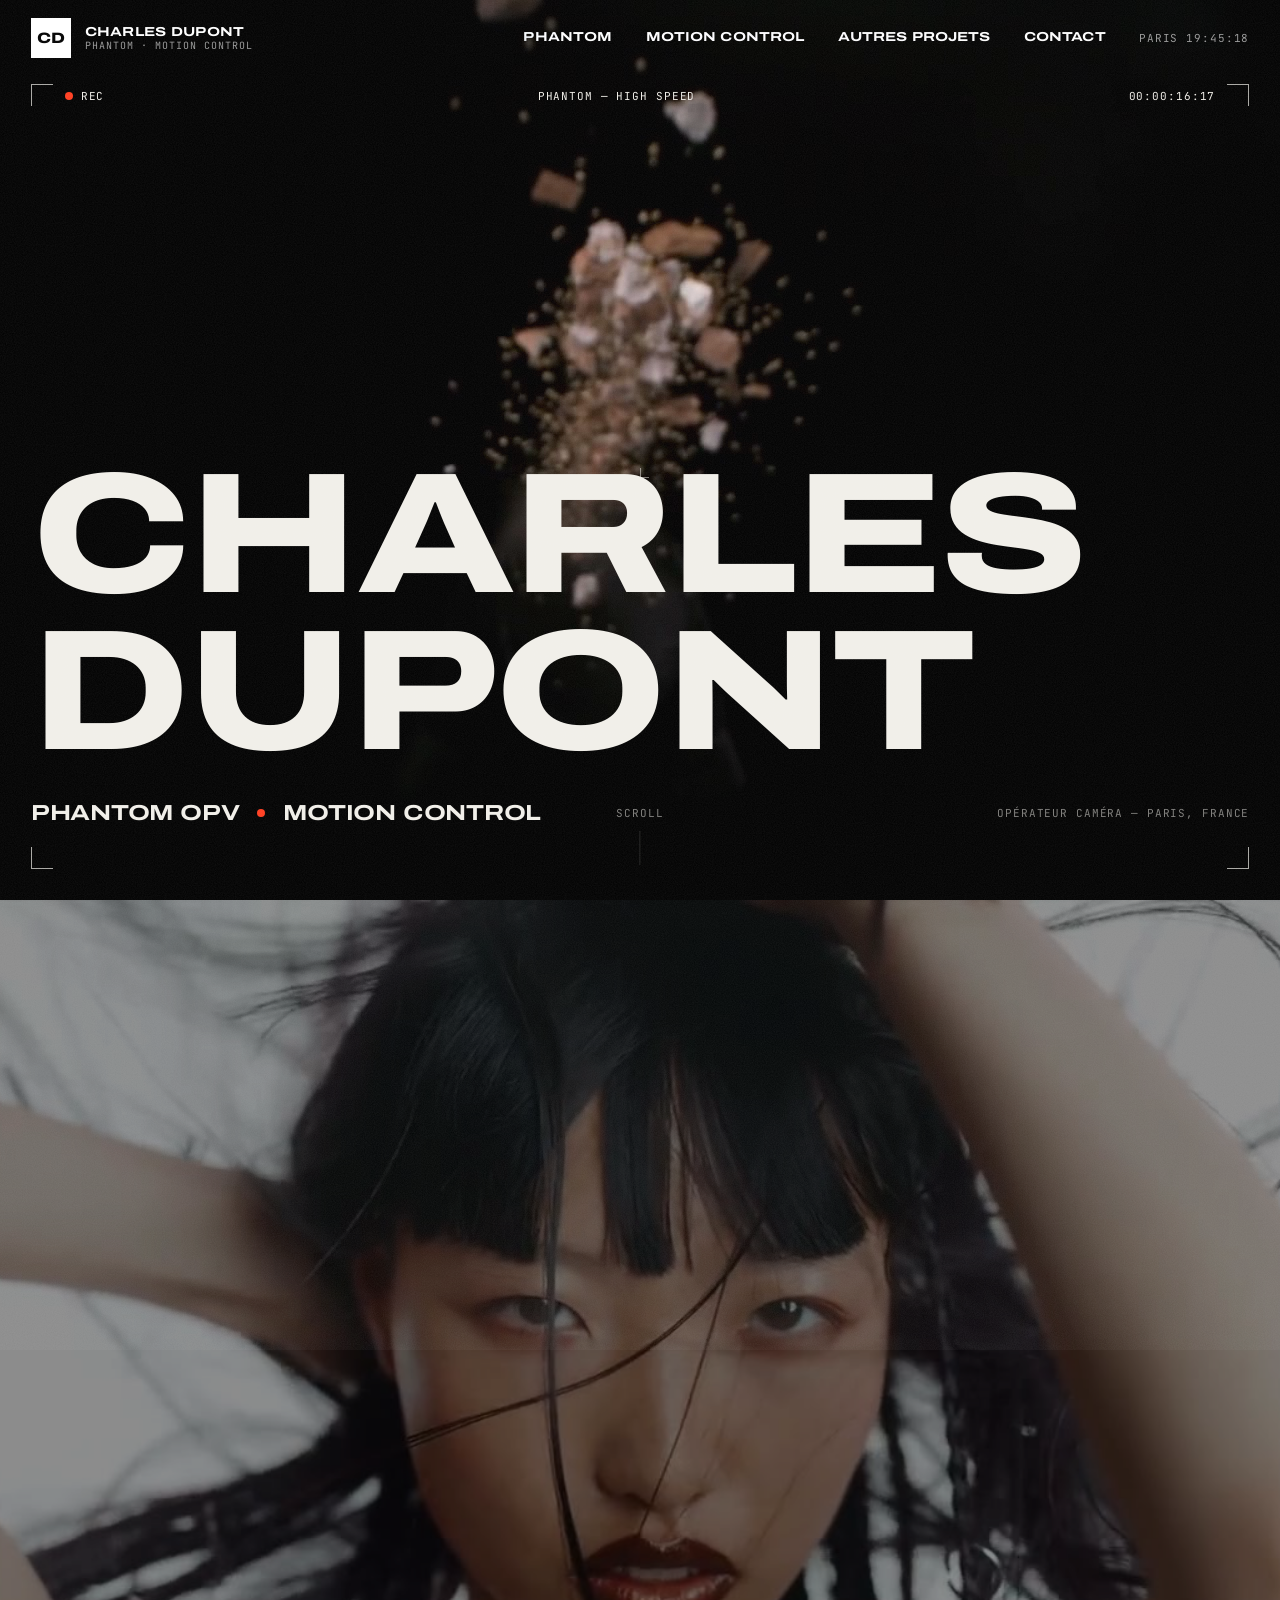
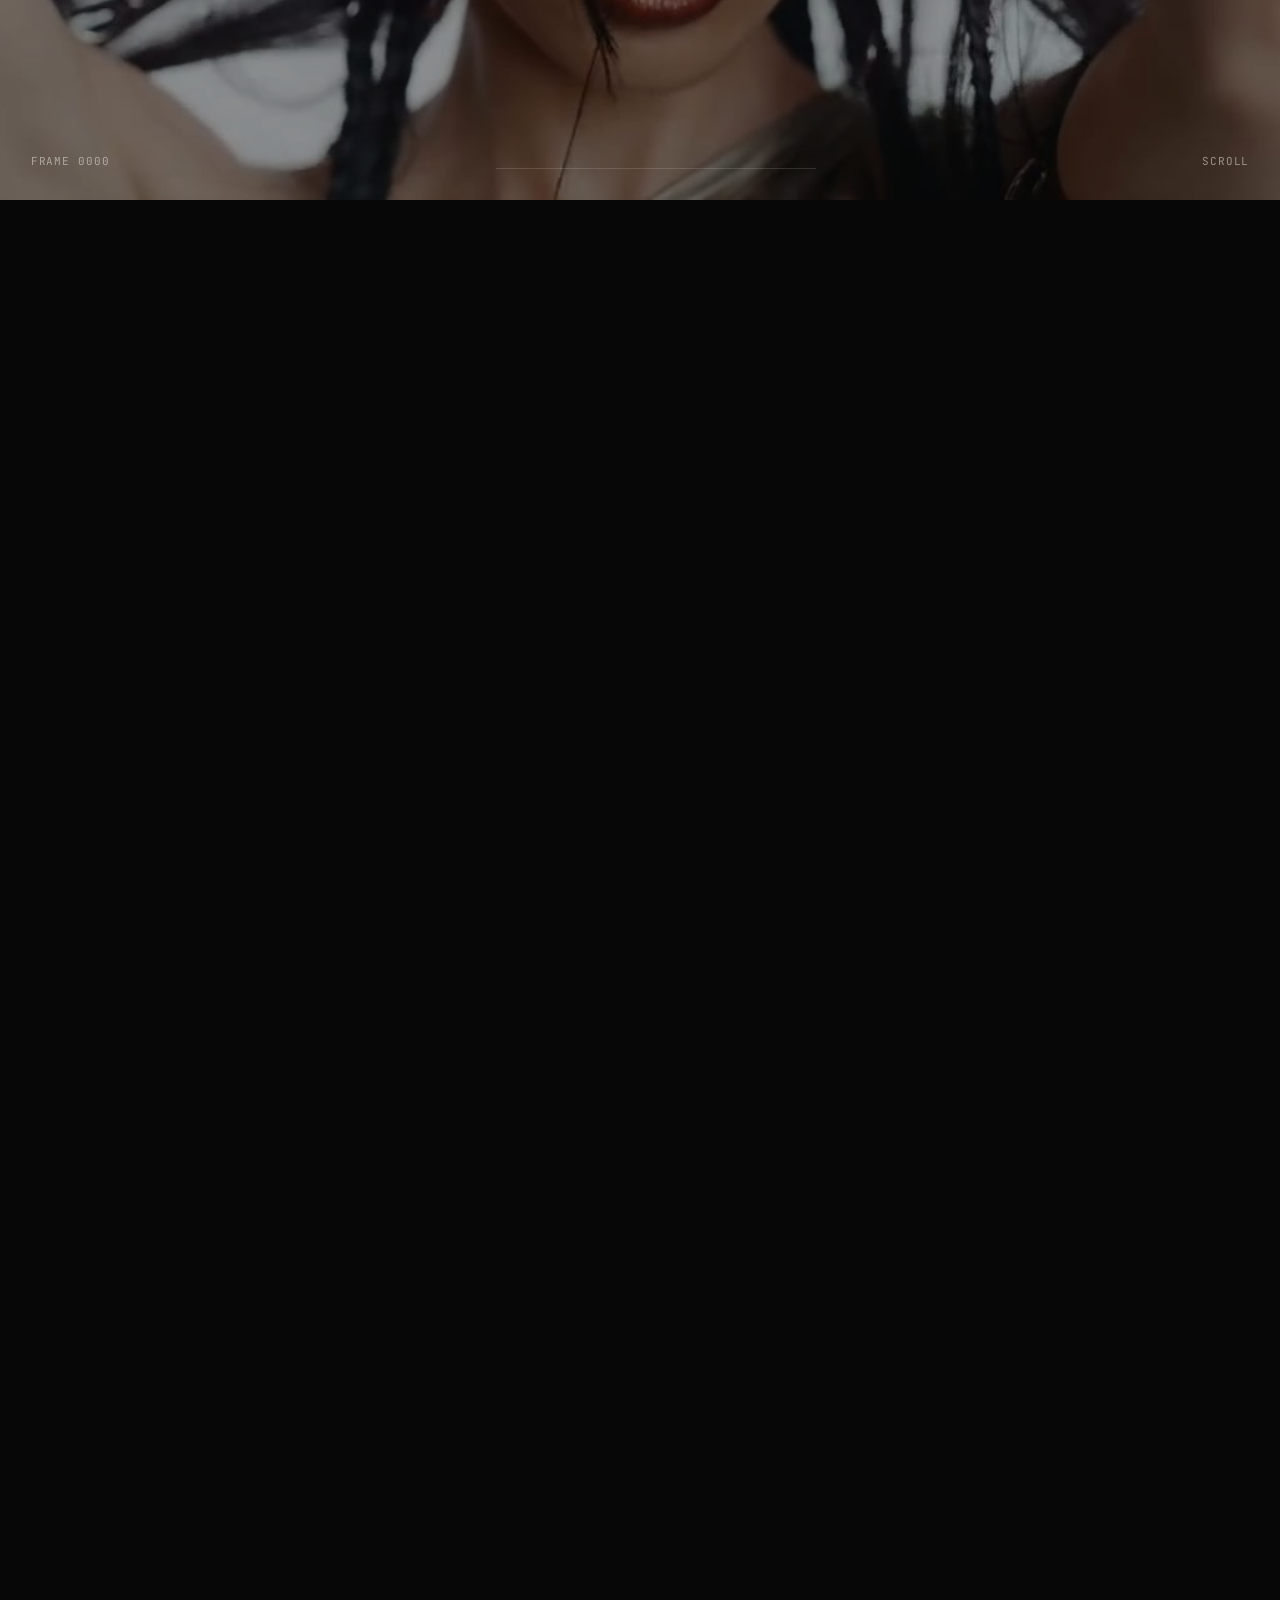
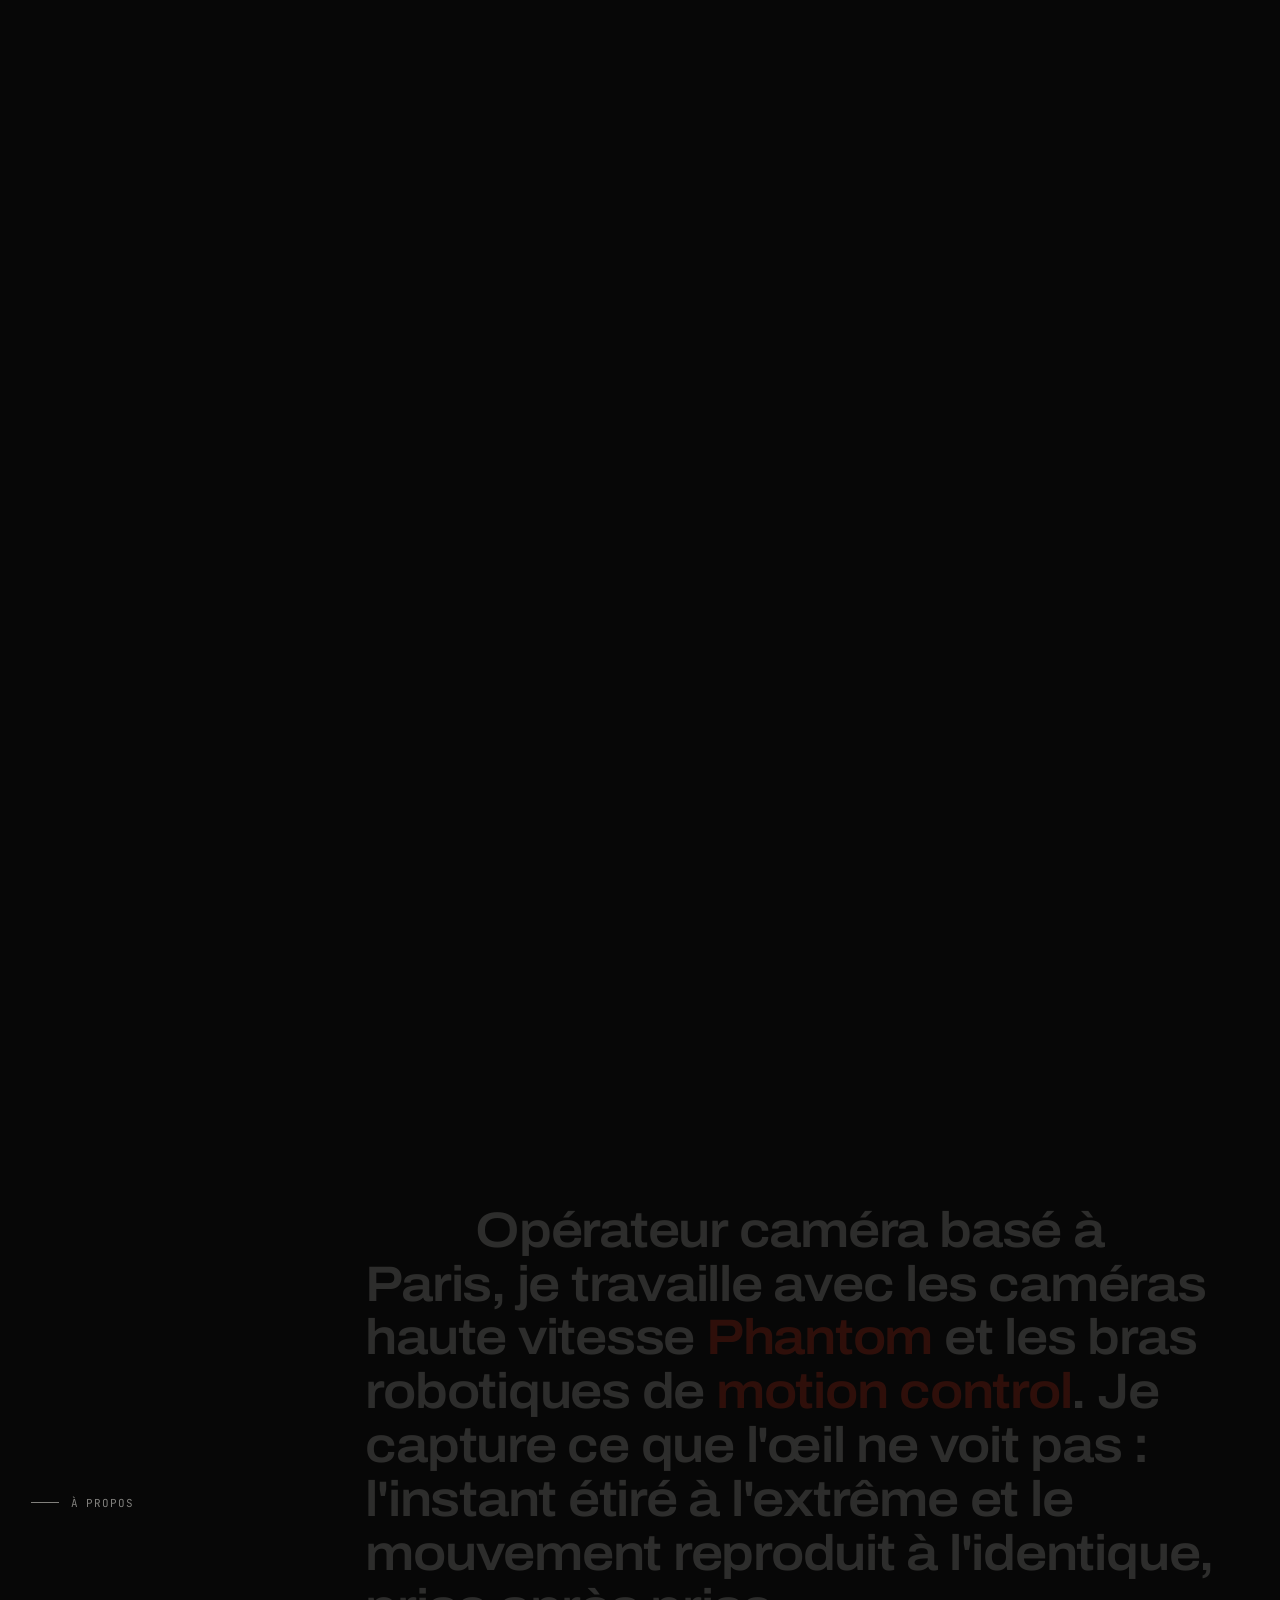
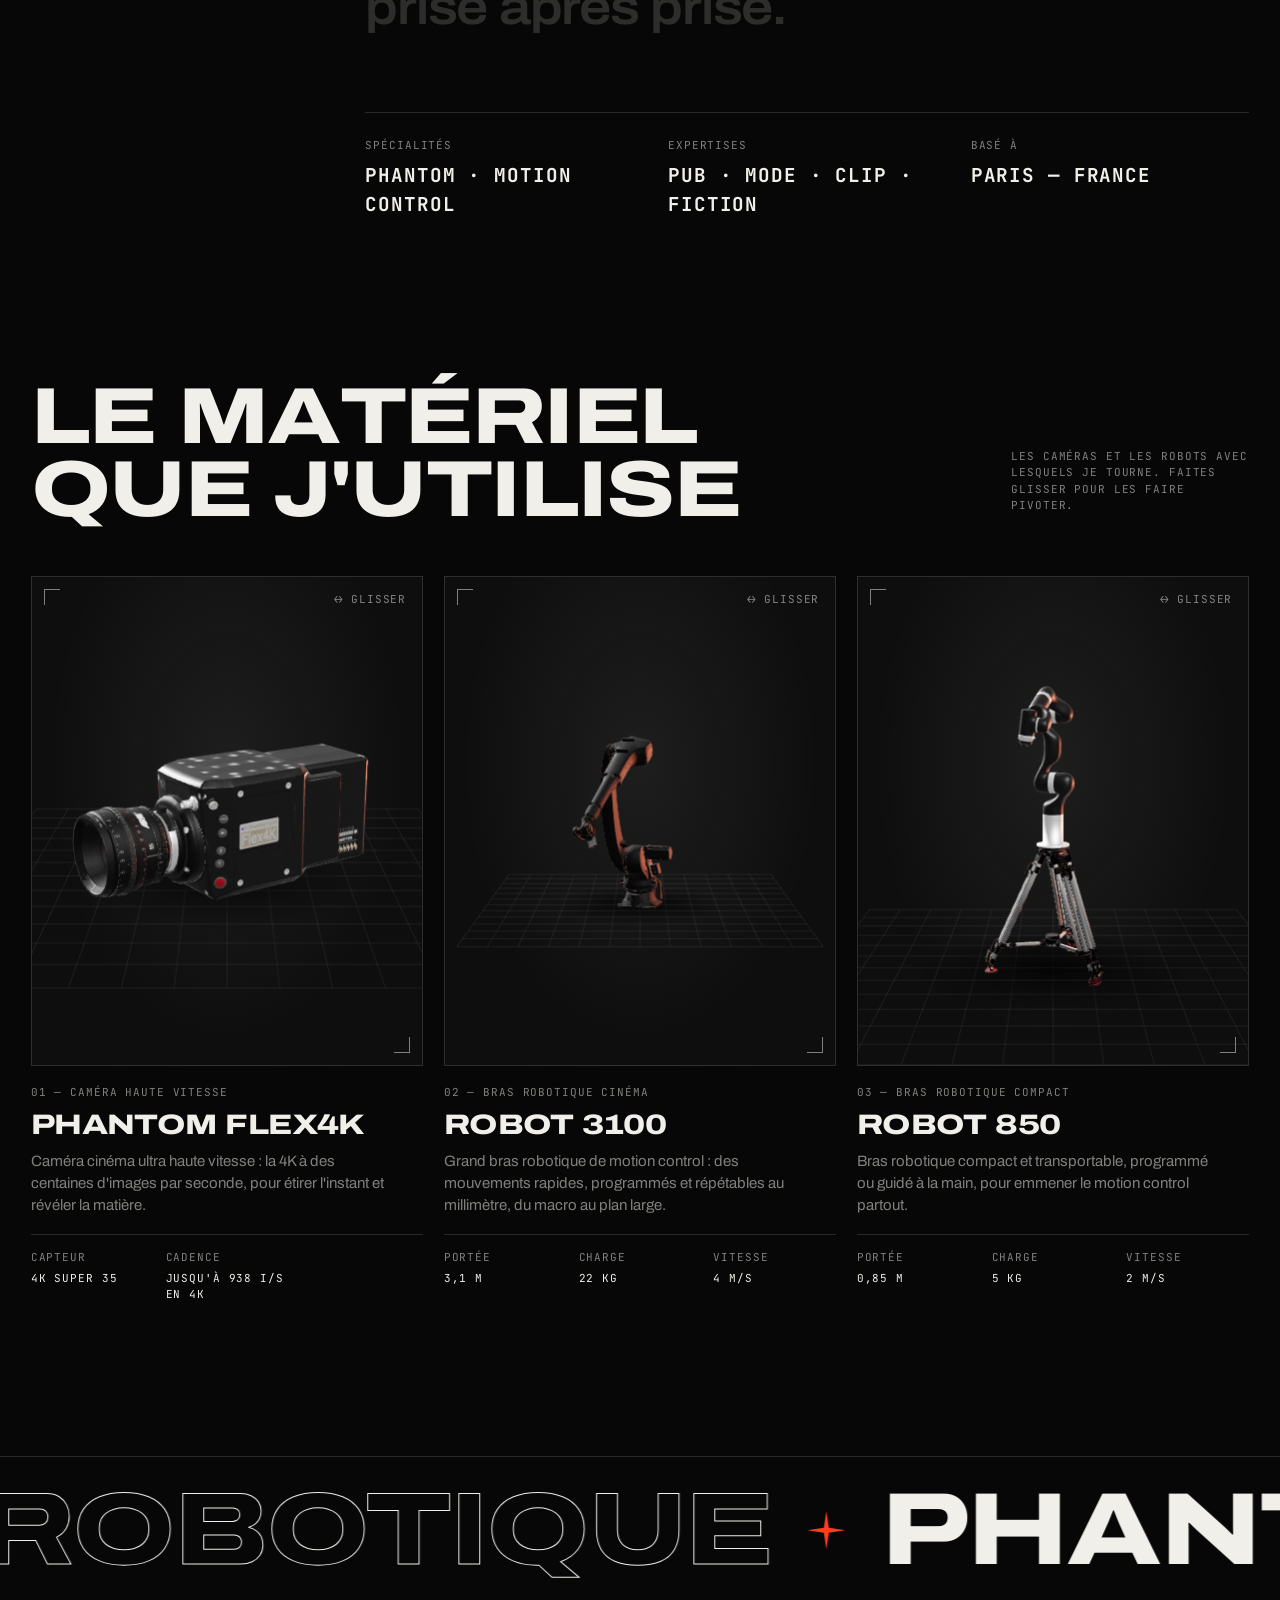
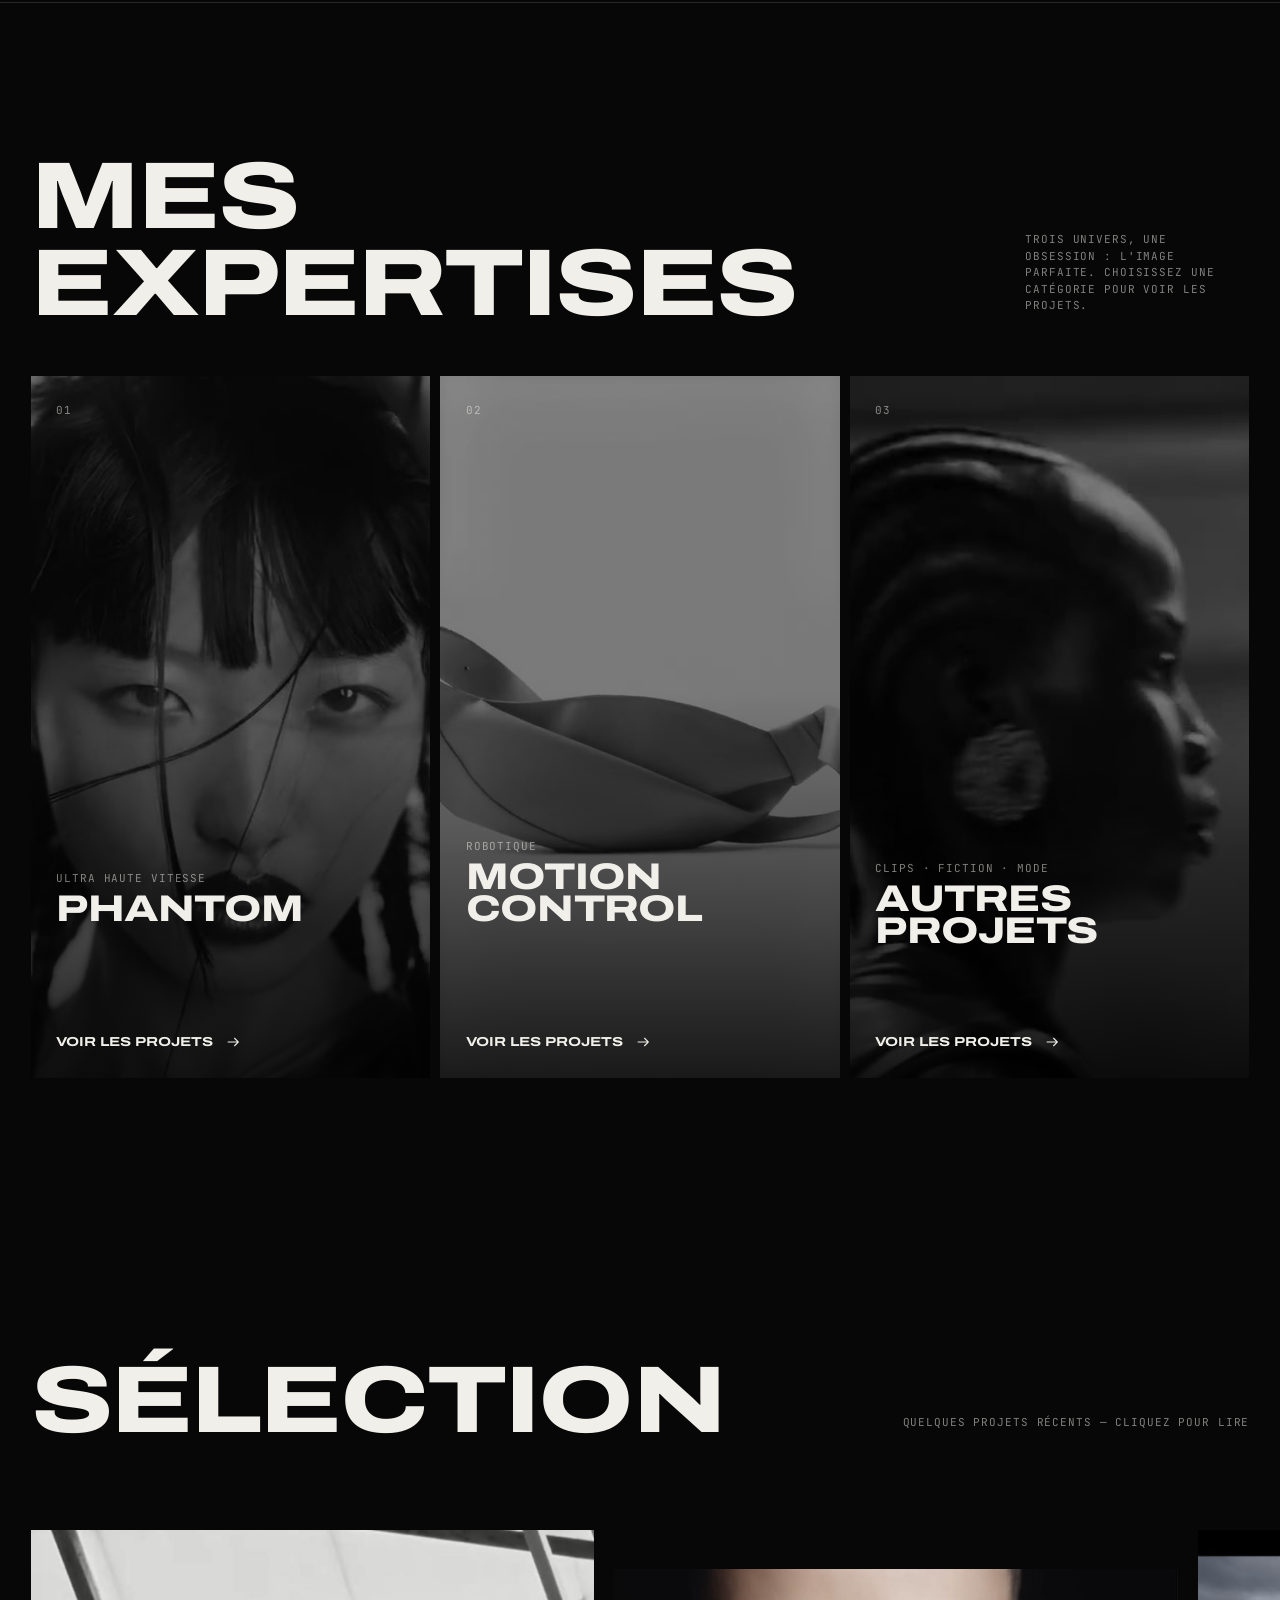
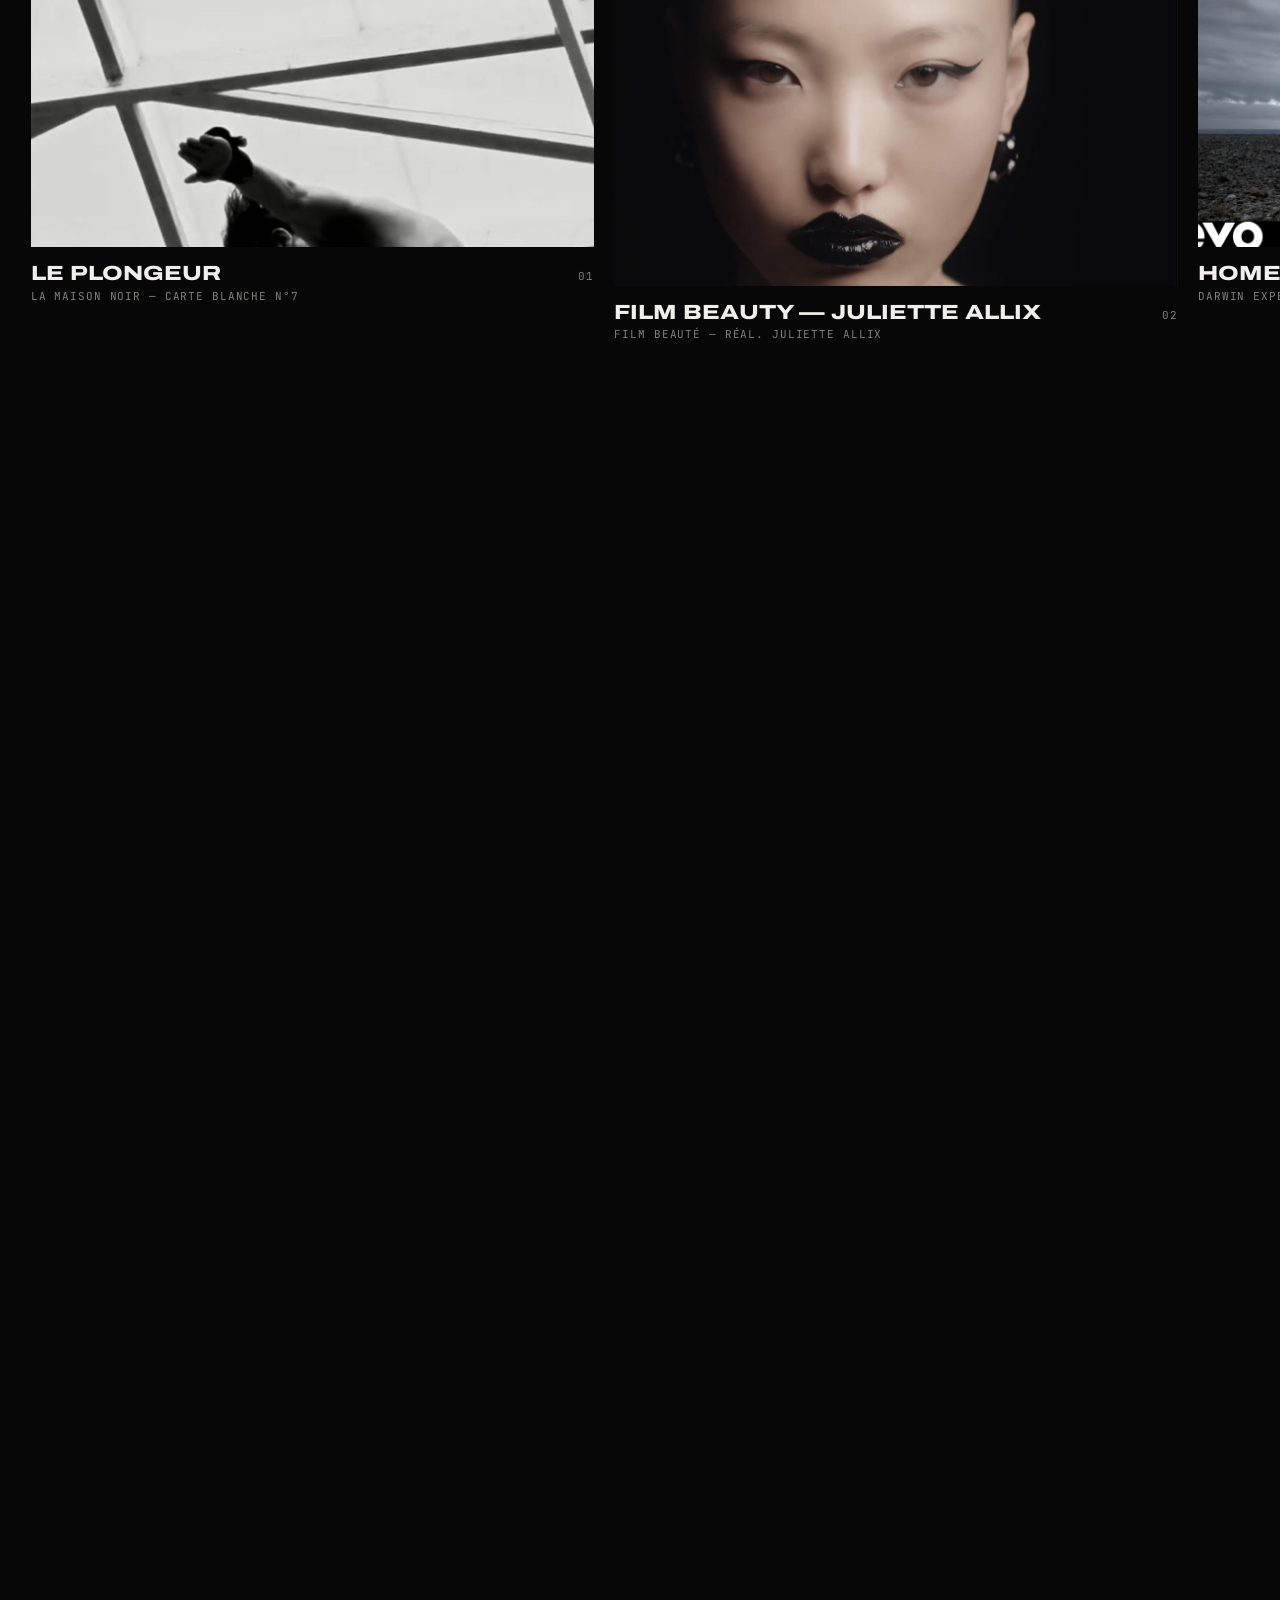
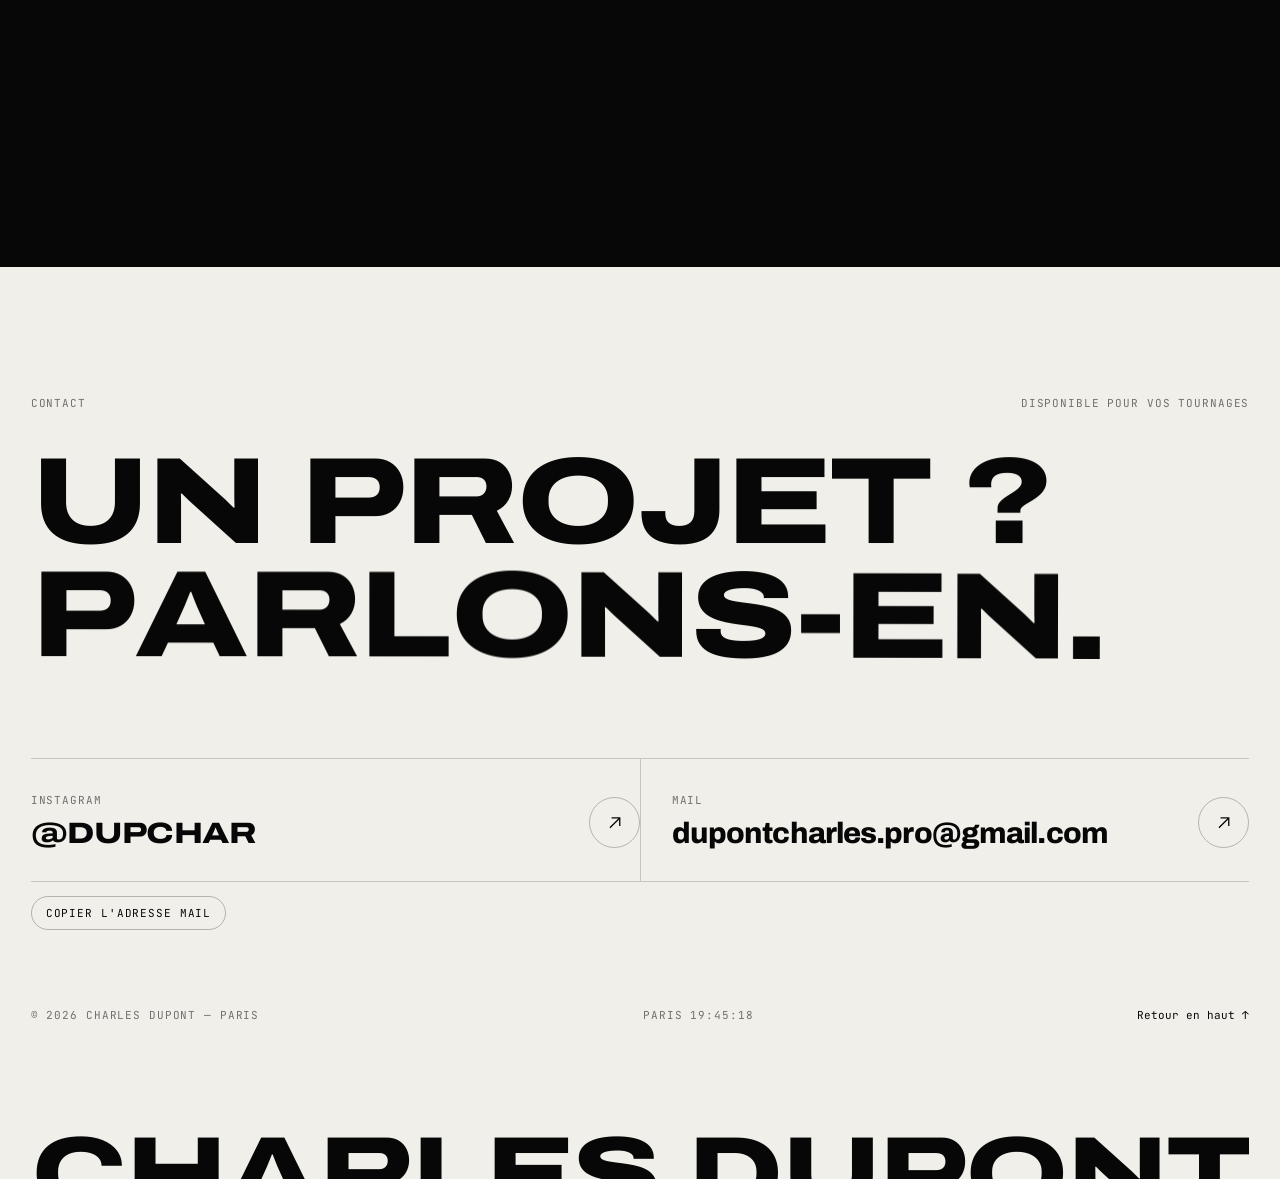
<file: index.html>
<!DOCTYPE html>
<html lang="fr" class="no-js" data-page="home">
<head>
<meta charset="UTF-8">
<meta name="viewport" content="width=device-width, initial-scale=1">
<title>Charles Dupont | Opérateur Phantom & Motion control — Paris</title>
<meta name="description" content="Charles Dupont, opérateur caméra Phantom (haute vitesse) et motion control (robotique) basé à Paris. Pubs, clips, mode, fiction.">
<link rel="canonical" href="https://www.charles-dupont.fr/">
<meta property="og:title" content="Charles Dupont | Opérateur Phantom & Motion control — Paris">
<meta property="og:description" content="Charles Dupont, opérateur caméra Phantom (haute vitesse) et motion control (robotique) basé à Paris. Pubs, clips, mode, fiction.">
<meta property="og:image" content="https://www.charles-dupont.fr/assets/img/og-image.jpg">
<meta property="og:url" content="https://www.charles-dupont.fr/">
<meta property="og:site_name" content="Charles Dupont">
<meta property="og:type" content="website">
<meta name="theme-color" content="#070707">
<link rel="icon" type="image/jpeg" sizes="32x32" href="assets/img/favicon-32.jpg">
<link rel="icon" type="image/jpeg" sizes="192x192" href="assets/img/favicon-192.jpg">
<link rel="apple-touch-icon" href="assets/img/favicon-180.jpg">
<script>
(function (h) {
  // Version de prévisualisation sur GitHub Pages : pas d'indexation par les moteurs de recherche
  if (location.hostname.endsWith("github.io")) {
    var m = document.createElement("meta");
    m.name = "robots";
    m.content = "noindex, nofollow";
    document.head.appendChild(m);
  }
  h.classList.remove("no-js");
  if (window.matchMedia("(prefers-reduced-motion: reduce)").matches) h.classList.add("reduced");
  try {
    var s = sessionStorage;
    if (s.getItem("cd-nav")) { h.classList.add("is-entering"); s.removeItem("cd-nav"); }
    else if (h.dataset.page === "home" && !s.getItem("cd-seen") && !h.classList.contains("reduced")) h.classList.add("is-first");
    s.setItem("cd-seen", "1");
  } catch (e) {}
})(document.documentElement);
</script>
<link rel="preconnect" href="https://fonts.googleapis.com">
<link rel="preconnect" href="https://fonts.gstatic.com" crossorigin>
<link rel="stylesheet" href="https://fonts.googleapis.com/css2?family=Archivo:wdth,wght@62..125,100..900&family=JetBrains+Mono:wght@400;500&display=swap">
<link rel="stylesheet" href="assets/css/style.css?v=27">
<link rel="preload" as="image" href="assets/video/loops/hero.jpg">
</head>
<body>

<div class="loader" aria-hidden="true">
  <div class="loader__top mono"><span class="rec">REC</span><span>Charles Dupont — Showreel</span></div>
  <div class="loader__inner">
    <div class="loader__count">
      <span class="loader__num" data-loader-num>0000</span>
      <span class="loader__meta mono">Images / seconde<br>Chargement</span>
    </div>
    <div class="loader__bar"><span data-loader-bar></span></div>
  </div>
</div>

<div class="curtain" aria-hidden="true"><div class="curtain__label"><span></span></div></div>
<div class="grain" aria-hidden="true"></div>
<div class="cursor" aria-hidden="true"><div class="cursor__ring"><span class="cursor__label">Lire</span></div><div class="cursor__dot"></div></div>

<header class="hdr">
  <a class="logo" href="./" aria-label="Charles Dupont — accueil">
    <span class="logo__mark" aria-hidden="true">CD</span>
    <span class="logo__name">Charles Dupont<small>Phantom · Motion control</small></span>
  </a>
  <nav class="nav" aria-label="Navigation principale">
      <a href="phantom/">Phantom</a>
      <a href="motion-control/">Motion control</a>
      <a href="autres-projets/">Autres projets</a>
    <a href="#contact">Contact</a>
    <span class="nav__clock" data-clock aria-hidden="true">PARIS --:--:--</span>
  </nav>
  <button class="burger" type="button" aria-expanded="false" aria-controls="menu" aria-label="Ouvrir le menu"><span></span><span></span></button>
</header>

<div class="menu" id="menu">
  <ul class="menu__links">
    <li><a href="./" aria-current="page"><small>00</small>Accueil</a></li>
      <li><a href="phantom/"><small>01</small>Phantom</a></li>
      <li><a href="motion-control/"><small>02</small>Motion control</a></li>
      <li><a href="autres-projets/"><small>03</small>Autres projets</a></li>
  </ul>
  <div class="menu__foot mono">
    <a href="https://www.instagram.com/dupchar/" target="_blank" rel="noopener">Instagram — @dupchar</a>
    <a href="mailto:dupontcharles.pro@gmail.com">dupontcharles.pro@gmail.com</a>
    <span>Paris, France</span>
  </div>
</div>

<main>
  <section class="hero" aria-label="Introduction">
    <div class="hero__media" data-hero-media>
      <video autoplay muted loop playsinline poster="assets/video/loops/hero.jpg">
        <source src="assets/video/loops/hero.mp4" type="video/mp4">
      </video>
    </div>
    <div class="hud mono" aria-hidden="true">
      <span class="hud__corner hud__corner--tl"></span><span class="hud__corner hud__corner--tr"></span>
      <span class="hud__corner hud__corner--bl"></span><span class="hud__corner hud__corner--br"></span>
      <span class="hud__cross"></span>
      <div class="hud__row hud__row--top"><span class="rec">REC</span><span class="hud__fps">Phantom — High speed</span><span class="hud__tc" data-timecode>00:00:00:00</span></div>
    </div>
    <div class="hero__content">
      <h1 class="hero__title xl" data-hero-title>Charles<br>Dupont</h1>
      <div class="hero__sub">
        <p class="hero__jobs" data-hero-sub><span>Phantom OPV</span><i aria-hidden="true"></i><span>Motion control</span></p>
        <span class="hero__place mono" data-hero-sub>Opérateur caméra — Paris, France</span>
      </div>
    </div>
    <div class="scroll-cue mono" aria-hidden="true"><span>Scroll</span><span></span></div>
  </section>

  <section class="words" data-words aria-label="Mes métiers">
    <div class="words__media" aria-hidden="true">
      <video muted loop playsinline preload="auto" poster="assets/video/loops/phantom-beauty.jpg" data-src="assets/video/loops/phantom-beauty.mp4"></video>
      <video muted loop playsinline preload="none" poster="assets/video/loops/motion.jpg" data-src="assets/video/loops/motion.mp4"></video>
    </div>
    <div class="words__stage">
      <p class="words__item xl"><small>01 — Ultra haute vitesse</small>Phantom</p>
      <p class="words__item xl">L'instant<br>étiré.</p>
      <p class="words__item xl"><small>02 — Robotique</small>Motion<br>control</p>
      <p class="words__item xl">Le geste<br>répété.</p>
      <p class="words__item xl">À l'image<br>près.</p>
    </div>
    <div class="words__frame mono" aria-hidden="true">
      <span class="words__frames">Frame <span data-frames>0000</span></span>
      <span class="words__progress"><span data-words-bar></span></span>
      <span>Scroll</span>
    </div>
  </section>

  <section class="section">
    <div class="about">
      <p class="eyebrow mono">À propos</p>
      <div>
        <p class="about__text" data-words-reveal>Opérateur caméra basé à Paris, je travaille avec les caméras haute vitesse <em>Phantom</em> et les bras robotiques de <em>motion control</em>. Je capture ce que l'œil ne voit pas&nbsp;: l'instant étiré à l'extrême et le mouvement reproduit à l'identique, prise après prise.</p>
        <dl class="about__meta mono" data-reveal>
          <div><dt>Spécialités</dt><dd>Phantom · Motion control</dd></div>
          <div><dt>Expertises</dt><dd>Pub · Mode · Clip · Fiction</dd></div>
          <div><dt>Basé à</dt><dd>Paris — France</dd></div>
        </dl>
      </div>
    </div>
  </section>

  <section class="section gear" data-gear aria-labelledby="gear-title">
    <div class="gear__head">
      <h2 class="gear__title xl" id="gear-title" data-split>Le matériel<br>que j'utilise</h2>
      <p class="mono" style="color:var(--mute);max-width:34ch" data-reveal>Les caméras et les robots avec lesquels je tourne. Faites glisser pour les faire pivoter.</p>
    </div>
    <div class="gear__list">
      <article class="gear__item" data-model="flex">
        <div class="gear__stage"><canvas aria-hidden="true"></canvas><span class="gear__hint mono" aria-hidden="true">↔ Glisser</span></div>
        <div class="gear__info">
          <p class="gear__kicker mono">01 — Caméra haute vitesse</p>
          <h3 class="gear__name">Phantom Flex4K</h3>
          <p class="gear__desc">Caméra cinéma ultra haute vitesse : la 4K à des centaines d'images par seconde, pour étirer l'instant et révéler la matière.</p>
          <dl class="gear__specs mono">
            <div><dt>Capteur</dt><dd>4K Super 35</dd></div>
            <div><dt>Cadence</dt><dd>Jusqu'à 938 i/s en 4K</dd></div>
          </dl>
        </div>
      </article>
      <article class="gear__item" data-model="colossus">
        <div class="gear__stage"><canvas aria-hidden="true"></canvas><span class="gear__hint mono" aria-hidden="true">↔ Glisser</span></div>
        <div class="gear__info">
          <p class="gear__kicker mono">02 — Bras robotique cinéma</p>
          <h3 class="gear__name">Robot 3100</h3>
          <p class="gear__desc">Grand bras robotique de motion control : des mouvements rapides, programmés et répétables au millimètre, du macro au plan large.</p>
          <dl class="gear__specs mono">
            <div><dt>Portée</dt><dd>3,1 m</dd></div>
            <div><dt>Charge</dt><dd>22 kg</dd></div>
            <div><dt>Vitesse</dt><dd>4 m/s</dd></div>
          </dl>
        </div>
      </article>
      <article class="gear__item" data-model="evo">
        <div class="gear__stage"><canvas aria-hidden="true"></canvas><span class="gear__hint mono" aria-hidden="true">↔ Glisser</span></div>
        <div class="gear__info">
          <p class="gear__kicker mono">03 — Bras robotique compact</p>
          <h3 class="gear__name">Robot 850</h3>
          <p class="gear__desc">Bras robotique compact et transportable, programmé ou guidé à la main, pour emmener le motion control partout.</p>
          <dl class="gear__specs mono">
            <div><dt>Portée</dt><dd>0,85 m</dd></div>
            <div><dt>Charge</dt><dd>5 kg</dd></div>
            <div><dt>Vitesse</dt><dd>2 m/s</dd></div>
          </dl>
        </div>
      </article>
    </div>
  </section>

<div class="marquee" aria-hidden="true">
  <div class="marquee__track"><div class="marquee__group"><span class="marquee__item xl">Phantom</span><svg class="marquee__star" viewBox="0 0 40 40" aria-hidden="true"><path fill="currentColor" d="M20 0l2.6 17.4L40 20l-17.4 2.6L20 40l-2.6-17.4L0 20l17.4-2.6z"/></svg><span class="marquee__item xl marquee__item--outline">Motion control</span><svg class="marquee__star" viewBox="0 0 40 40" aria-hidden="true"><path fill="currentColor" d="M20 0l2.6 17.4L40 20l-17.4 2.6L20 40l-2.6-17.4L0 20l17.4-2.6z"/></svg><span class="marquee__item xl">High speed</span><svg class="marquee__star" viewBox="0 0 40 40" aria-hidden="true"><path fill="currentColor" d="M20 0l2.6 17.4L40 20l-17.4 2.6L20 40l-2.6-17.4L0 20l17.4-2.6z"/></svg><span class="marquee__item xl marquee__item--outline">Robotique</span><svg class="marquee__star" viewBox="0 0 40 40" aria-hidden="true"><path fill="currentColor" d="M20 0l2.6 17.4L40 20l-17.4 2.6L20 40l-2.6-17.4L0 20l17.4-2.6z"/></svg></div><div class="marquee__group"><span class="marquee__item xl">Phantom</span><svg class="marquee__star" viewBox="0 0 40 40" aria-hidden="true"><path fill="currentColor" d="M20 0l2.6 17.4L40 20l-17.4 2.6L20 40l-2.6-17.4L0 20l17.4-2.6z"/></svg><span class="marquee__item xl marquee__item--outline">Motion control</span><svg class="marquee__star" viewBox="0 0 40 40" aria-hidden="true"><path fill="currentColor" d="M20 0l2.6 17.4L40 20l-17.4 2.6L20 40l-2.6-17.4L0 20l17.4-2.6z"/></svg><span class="marquee__item xl">High speed</span><svg class="marquee__star" viewBox="0 0 40 40" aria-hidden="true"><path fill="currentColor" d="M20 0l2.6 17.4L40 20l-17.4 2.6L20 40l-2.6-17.4L0 20l17.4-2.6z"/></svg><span class="marquee__item xl marquee__item--outline">Robotique</span><svg class="marquee__star" viewBox="0 0 40 40" aria-hidden="true"><path fill="currentColor" d="M20 0l2.6 17.4L40 20l-17.4 2.6L20 40l-2.6-17.4L0 20l17.4-2.6z"/></svg></div></div>
</div>

  <section class="section" aria-labelledby="disc-title">
    <div class="disc__head">
      <h2 class="disc__title xl" id="disc-title" data-split>Mes<br>expertises</h2>
      <p class="mono" style="color:var(--mute);max-width:32ch" data-reveal>Trois univers, une obsession&nbsp;: l'image parfaite. Choisissez une catégorie pour voir les projets.</p>
    </div>
    <div class="disc__list">
    <a class="disc__panel" href="phantom/" data-cat="phantom" data-cursor="Voir">
      <div class="disc__media">
        <img src="assets/video/loops/phantom-beauty.jpg" alt="" loading="lazy">
        <video muted loop playsinline preload="none" data-src="assets/video/loops/phantom-beauty.mp4"></video>
      </div>
      <div class="disc__inner">
        <div class="disc__top mono"><span>01</span></div>
        <div>
          <span class="mono" style="color:var(--mute)">Ultra haute vitesse</span>
          <h3 class="disc__name xl">Phantom</h3>
          <p class="disc__desc">Caméras haute vitesse Phantom : l'instant étiré, la matière révélée, ce que l'œil ne voit pas.</p>
          <span class="arrow-link">Voir les projets <svg viewBox="0 0 24 24" fill="none" stroke="currentColor" stroke-width="1.6" aria-hidden="true"><path d="M4 12h16M14 6l6 6-6 6"/></svg></span>
        </div>
      </div>
    </a>
    <a class="disc__panel" href="motion-control/" data-cat="motion" data-cursor="Voir">
      <div class="disc__media">
        <img src="assets/video/loops/motion.jpg" alt="" loading="lazy">
        <video muted loop playsinline preload="none" data-src="assets/video/loops/motion.mp4"></video>
      </div>
      <div class="disc__inner">
        <div class="disc__top mono"><span>02</span></div>
        <div>
          <span class="mono" style="color:var(--mute)">Robotique</span>
          <h3 class="disc__name xl">Motion control</h3>
          <p class="disc__desc">Bras robotique et mouvements de caméra programmés, répétables à l'identique, prise après prise.</p>
          <span class="arrow-link">Voir les projets <svg viewBox="0 0 24 24" fill="none" stroke="currentColor" stroke-width="1.6" aria-hidden="true"><path d="M4 12h16M14 6l6 6-6 6"/></svg></span>
        </div>
      </div>
    </a>
    <a class="disc__panel" href="autres-projets/" data-cat="autres" data-cursor="Voir">
      <div class="disc__media">
        <img src="assets/video/loops/autres-lemaire.jpg" alt="" loading="lazy">
        <video muted loop playsinline preload="none" data-src="assets/video/loops/autres-lemaire.mp4"></video>
      </div>
      <div class="disc__inner">
        <div class="disc__top mono"><span>03</span></div>
        <div>
          <span class="mono" style="color:var(--mute)">Clips · Fiction · Mode</span>
          <h3 class="disc__name xl">Autres projets</h3>
          <p class="disc__desc">Clips, fictions, défilés, publicités et émissions : le reste de mon travail sur les plateaux.</p>
          <span class="arrow-link">Voir les projets <svg viewBox="0 0 24 24" fill="none" stroke="currentColor" stroke-width="1.6" aria-hidden="true"><path d="M4 12h16M14 6l6 6-6 6"/></svg></span>
        </div>
      </div>
    </a>
    </div>
  </section>

  <section class="reel" data-reel aria-labelledby="reel-title">
    <div class="reel__head">
      <h2 class="reel__title xl" id="reel-title" data-split>Sélection</h2>
      <p class="mono" style="color:var(--mute)" data-reveal>Quelques projets récents — cliquez pour lire</p>
    </div>
    <div class="reel__track" data-reel-track></div>
  </section>
</main>

<footer class="ftr" id="contact">
  <div class="ftr__eyebrow mono"><span>Contact</span><span>Disponible pour vos tournages</span></div>
  <h2 class="ftr__cta xl" data-split>Un projet&nbsp;?<br>Parlons-en.</h2>
  <div class="ftr__links">
    <a class="ftr__link" href="https://www.instagram.com/dupchar/" target="_blank" rel="noopener" data-cursor>
      <span><span class="ftr__label mono">Instagram</span><span class="ftr__value">@dupchar</span></span>
      <span class="ftr__arrow"><svg viewBox="0 0 24 24" fill="none" stroke="currentColor" stroke-width="1.6" aria-hidden="true"><path d="M6 18 18 6M8 6h10v10"/></svg></span>
    </a>
    <div class="ftr__link">
      <a href="mailto:dupontcharles.pro@gmail.com" data-cursor><span class="ftr__label mono">Mail</span><span class="ftr__value ftr__value--mail">dupontcharles.pro@gmail.com</span></a>
      <a class="ftr__arrow" href="mailto:dupontcharles.pro@gmail.com" aria-label="Écrire un mail"><svg viewBox="0 0 24 24" fill="none" stroke="currentColor" stroke-width="1.6" aria-hidden="true"><path d="M6 18 18 6M8 6h10v10"/></svg></a>
    </div>
  </div>
  <button class="ftr__copy mono" type="button" data-copy="dupontcharles.pro@gmail.com">Copier l'adresse mail</button>
  <div class="ftr__bottom mono">
    <span>© <span data-year>2026</span> Charles Dupont — Paris</span>
    <span data-clock>PARIS --:--:--</span>
    <button class="ftr__top" type="button" data-top>Retour en haut ↑</button>
  </div>
  <p class="ftr__giant xl" aria-hidden="true" data-fit>Charles Dupont</p>
</footer>

<script src="assets/js/vendor/gsap.min.js?v=27" defer></script>
<script src="assets/js/vendor/ScrollTrigger.min.js?v=27" defer></script>
<script src="assets/js/vendor/lenis.min.js?v=27" defer></script>
<script src="assets/js/projects.js?v=28" defer></script>
<script src="assets/js/app.js?v=27" defer></script>
</body>
</html>
</file>
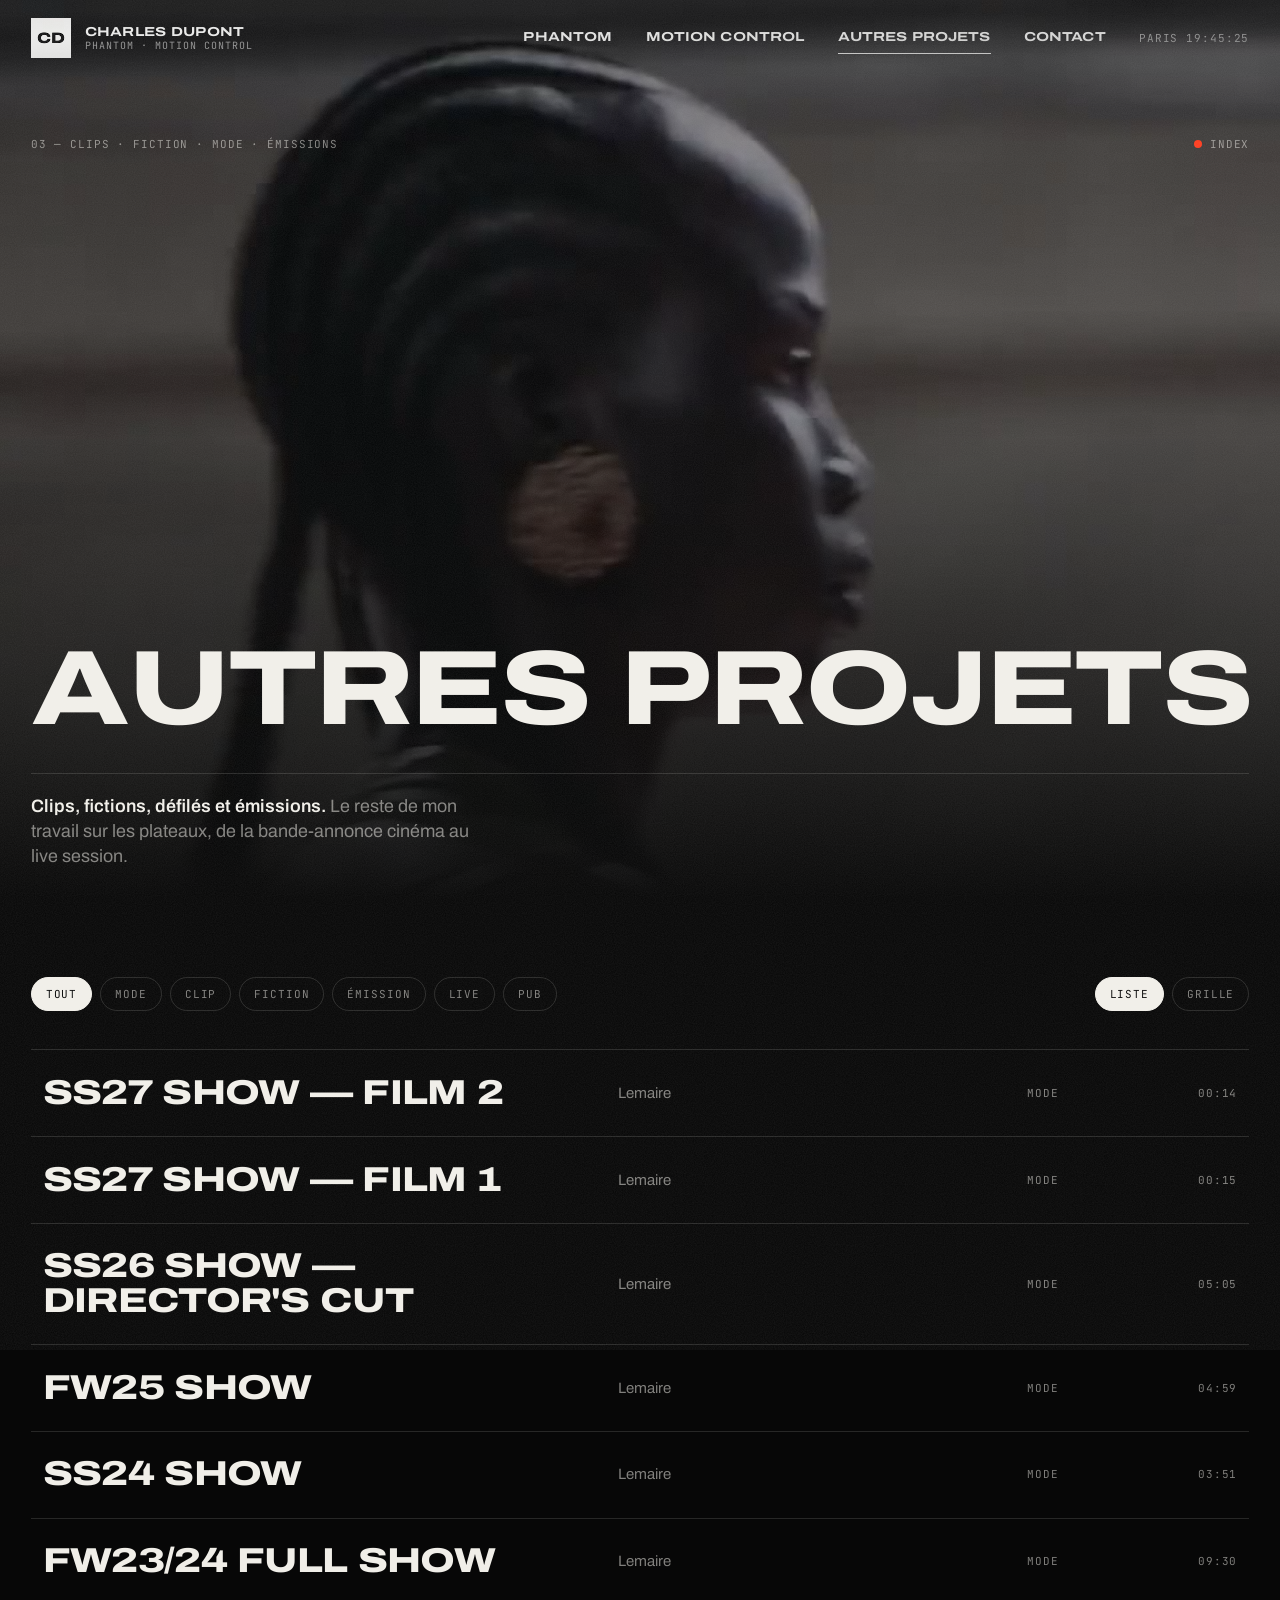
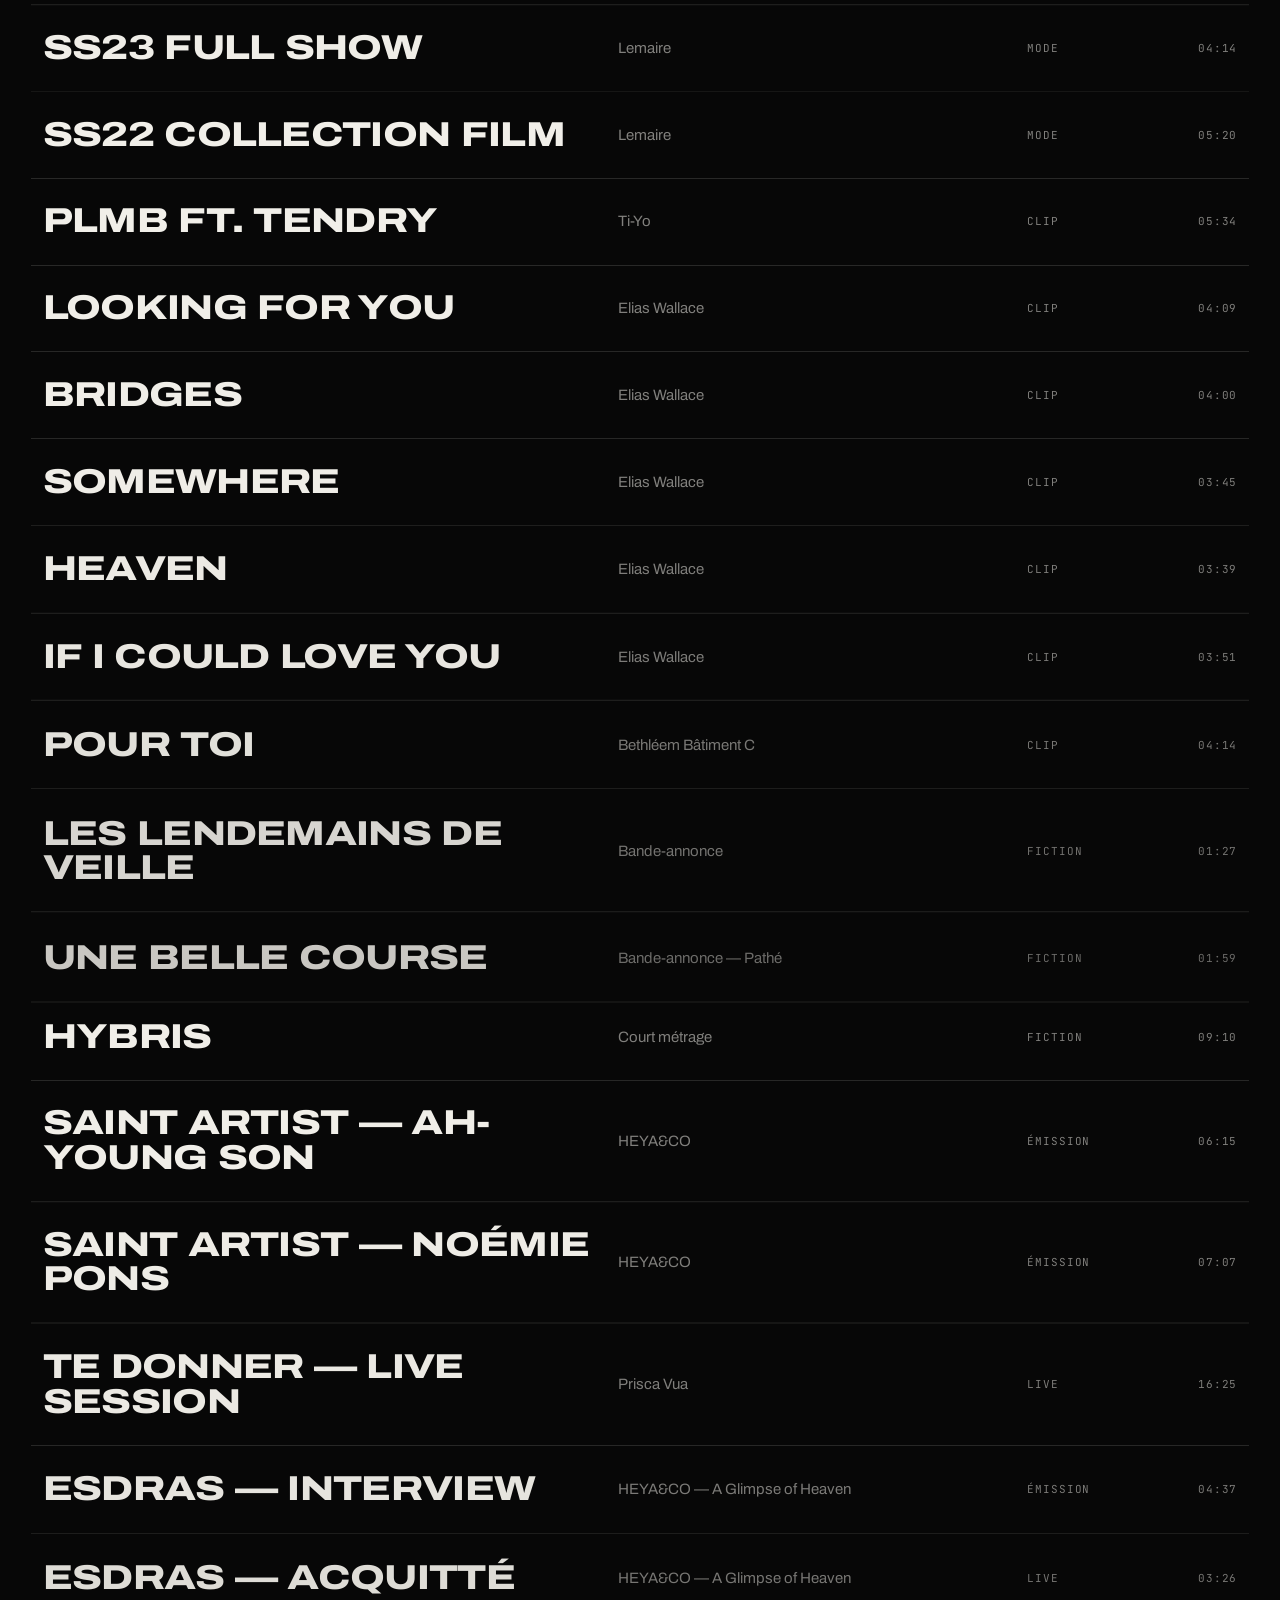
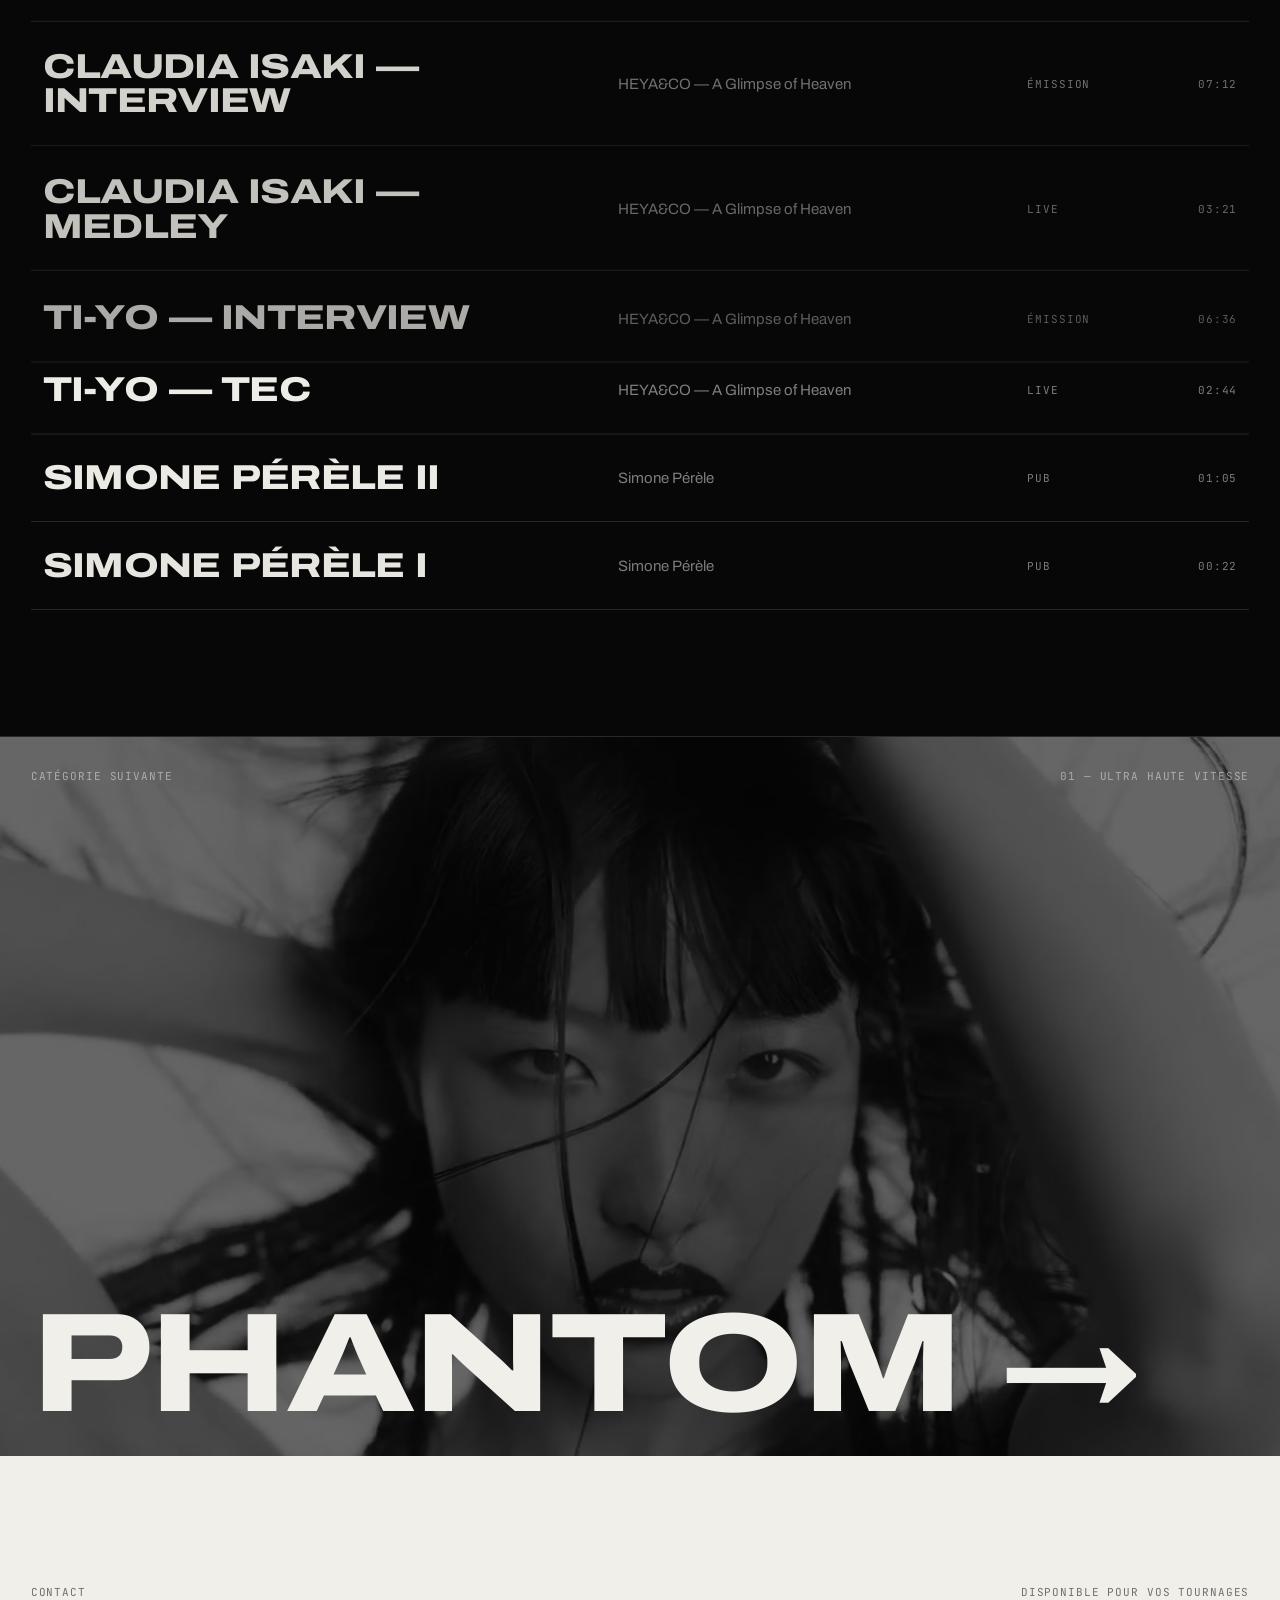
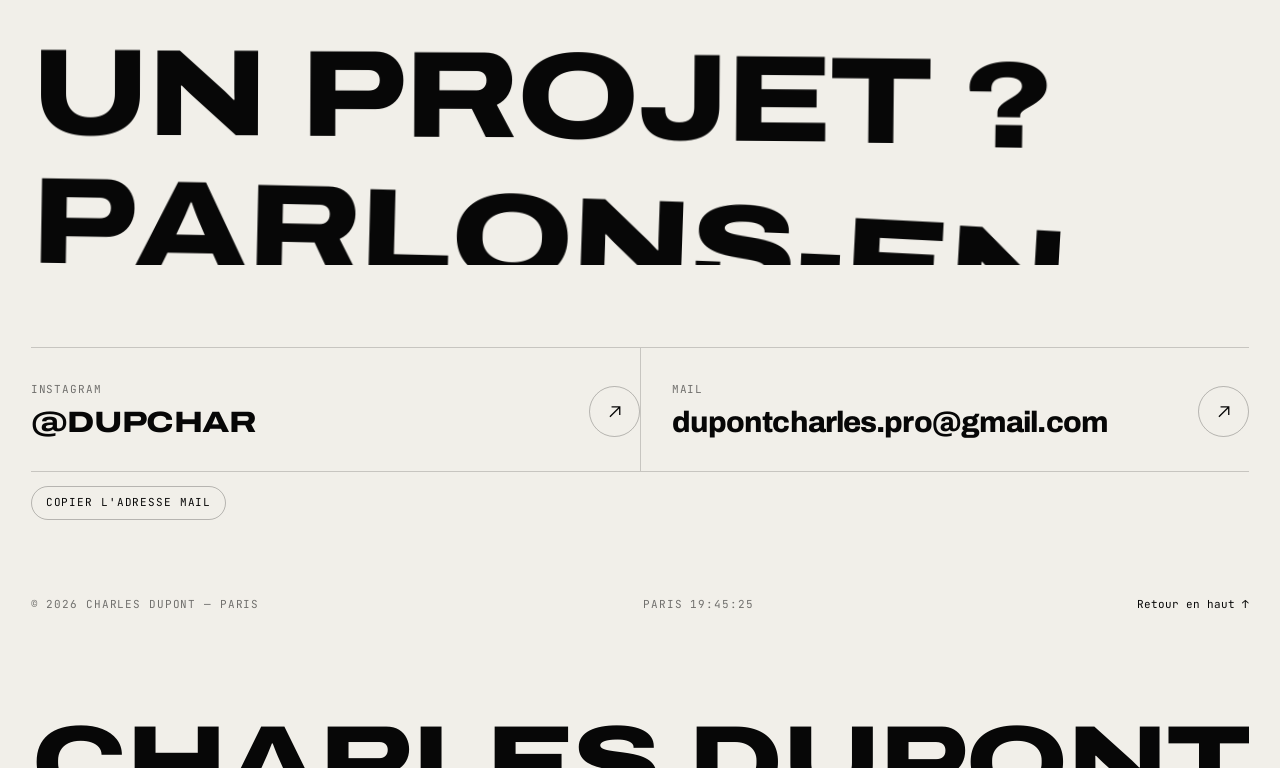
<file: autres-projets/index.html>
<!DOCTYPE html>
<html lang="fr" class="no-js" data-page="autres">
<head>
<meta charset="UTF-8">
<meta name="viewport" content="width=device-width, initial-scale=1">
<title>Autres projets — Charles Dupont | Clips, fiction, mode, émissions</title>
<meta name="description" content="Clips musicaux, fictions, défilés, publicités et émissions sur lesquels Charles Dupont a travaillé.">
<link rel="canonical" href="https://www.charles-dupont.fr/autres-projets/">
<meta property="og:title" content="Autres projets — Charles Dupont | Clips, fiction, mode, émissions">
<meta property="og:description" content="Clips musicaux, fictions, défilés, publicités et émissions sur lesquels Charles Dupont a travaillé.">
<meta property="og:image" content="https://www.charles-dupont.fr/assets/img/og-image.jpg">
<meta property="og:url" content="https://www.charles-dupont.fr/autres-projets/">
<meta property="og:site_name" content="Charles Dupont">
<meta property="og:type" content="website">
<meta name="theme-color" content="#070707">
<link rel="icon" type="image/jpeg" sizes="32x32" href="../assets/img/favicon-32.jpg">
<link rel="icon" type="image/jpeg" sizes="192x192" href="../assets/img/favicon-192.jpg">
<link rel="apple-touch-icon" href="../assets/img/favicon-180.jpg">
<script>
(function (h) {
  // Version de prévisualisation sur GitHub Pages : pas d'indexation par les moteurs de recherche
  if (location.hostname.endsWith("github.io")) {
    var m = document.createElement("meta");
    m.name = "robots";
    m.content = "noindex, nofollow";
    document.head.appendChild(m);
  }
  h.classList.remove("no-js");
  if (window.matchMedia("(prefers-reduced-motion: reduce)").matches) h.classList.add("reduced");
  try {
    var s = sessionStorage;
    if (s.getItem("cd-nav")) { h.classList.add("is-entering"); s.removeItem("cd-nav"); }
    else if (h.dataset.page === "home" && !s.getItem("cd-seen") && !h.classList.contains("reduced")) h.classList.add("is-first");
    s.setItem("cd-seen", "1");
  } catch (e) {}
})(document.documentElement);
</script>
<link rel="preconnect" href="https://fonts.googleapis.com">
<link rel="preconnect" href="https://fonts.gstatic.com" crossorigin>
<link rel="stylesheet" href="https://fonts.googleapis.com/css2?family=Archivo:wdth,wght@62..125,100..900&family=JetBrains+Mono:wght@400;500&display=swap">
<link rel="stylesheet" href="../assets/css/style.css?v=27">
<link rel="preload" as="image" href="../assets/video/loops/autres-lemaire.jpg">
</head>
<body>

<div class="curtain" aria-hidden="true"><div class="curtain__label"><span></span></div></div>
<div class="grain" aria-hidden="true"></div>
<div class="cursor" aria-hidden="true"><div class="cursor__ring"><span class="cursor__label">Lire</span></div><div class="cursor__dot"></div></div>

<header class="hdr">
  <a class="logo" href="../" aria-label="Charles Dupont — accueil">
    <span class="logo__mark" aria-hidden="true">CD</span>
    <span class="logo__name">Charles Dupont<small>Phantom · Motion control</small></span>
  </a>
  <nav class="nav" aria-label="Navigation principale">
      <a href="../phantom/">Phantom</a>
      <a href="../motion-control/">Motion control</a>
      <a href="../autres-projets/" aria-current="page">Autres projets</a>
    <a href="#contact">Contact</a>
    <span class="nav__clock" data-clock aria-hidden="true">PARIS --:--:--</span>
  </nav>
  <button class="burger" type="button" aria-expanded="false" aria-controls="menu" aria-label="Ouvrir le menu"><span></span><span></span></button>
</header>

<div class="menu" id="menu">
  <ul class="menu__links">
    <li><a href="../"><small>00</small>Accueil</a></li>
      <li><a href="../phantom/"><small>01</small>Phantom</a></li>
      <li><a href="../motion-control/"><small>02</small>Motion control</a></li>
      <li><a href="../autres-projets/" aria-current="page"><small>03</small>Autres projets</a></li>
  </ul>
  <div class="menu__foot mono">
    <a href="https://www.instagram.com/dupchar/" target="_blank" rel="noopener">Instagram — @dupchar</a>
    <a href="mailto:dupontcharles.pro@gmail.com">dupontcharles.pro@gmail.com</a>
    <span>Paris, France</span>
  </div>
</div>

<main>
  <section class="phero">
    <div class="phero__media" data-phero-media aria-hidden="true">
      <video autoplay muted loop playsinline poster="../assets/video/loops/autres-lemaire.jpg">
        <source src="../assets/video/loops/autres-lemaire.mp4" type="video/mp4">
      </video>
    </div>
    <div class="phero__top mono"><span>03 — Clips · Fiction · Mode · Émissions</span><span class="rec">Index</span></div>
    <h1 class="phero__title xl" data-fit data-split>Autres projets</h1>
    <div class="phero__bottom" data-reveal>
      <p class="phero__desc"><strong>Clips, fictions, défilés et émissions.</strong> Le reste de mon travail sur les plateaux, de la bande-annonce cinéma au live session.</p>
    </div>
  </section>

  <section class="works" aria-label="Projets Autres projets">
    <div class="toolbar">
      <div class="filters" data-filters role="group" aria-label="Filtrer par type"></div>
      <div class="views" role="group" aria-label="Affichage">
        <button class="chip" type="button" data-view="list" aria-pressed="true">Liste</button>
        <button class="chip" type="button" data-view="grid" aria-pressed="false">Grille</button>
      </div>
    </div>
    <div data-projects data-category="autres"></div>
  </section>

  <a class="next" href="../phantom/" data-cursor="Suivant">
    <div class="next__media" aria-hidden="true">
      <img src="../assets/video/loops/phantom-beauty.jpg" alt="" loading="lazy">
      <video muted loop playsinline preload="none" data-src="../assets/video/loops/phantom-beauty.mp4"></video>
    </div>
    <div class="next__inner">
      <div class="next__top mono"><span>Catégorie suivante</span><span>01 — Ultra haute vitesse</span></div>
      <p class="next__title xl"><span>Phantom →</span></p>
    </div>
  </a>
</main>

<footer class="ftr" id="contact">
  <div class="ftr__eyebrow mono"><span>Contact</span><span>Disponible pour vos tournages</span></div>
  <h2 class="ftr__cta xl" data-split>Un projet&nbsp;?<br>Parlons-en.</h2>
  <div class="ftr__links">
    <a class="ftr__link" href="https://www.instagram.com/dupchar/" target="_blank" rel="noopener" data-cursor>
      <span><span class="ftr__label mono">Instagram</span><span class="ftr__value">@dupchar</span></span>
      <span class="ftr__arrow"><svg viewBox="0 0 24 24" fill="none" stroke="currentColor" stroke-width="1.6" aria-hidden="true"><path d="M6 18 18 6M8 6h10v10"/></svg></span>
    </a>
    <div class="ftr__link">
      <a href="mailto:dupontcharles.pro@gmail.com" data-cursor><span class="ftr__label mono">Mail</span><span class="ftr__value ftr__value--mail">dupontcharles.pro@gmail.com</span></a>
      <a class="ftr__arrow" href="mailto:dupontcharles.pro@gmail.com" aria-label="Écrire un mail"><svg viewBox="0 0 24 24" fill="none" stroke="currentColor" stroke-width="1.6" aria-hidden="true"><path d="M6 18 18 6M8 6h10v10"/></svg></a>
    </div>
  </div>
  <button class="ftr__copy mono" type="button" data-copy="dupontcharles.pro@gmail.com">Copier l'adresse mail</button>
  <div class="ftr__bottom mono">
    <span>© <span data-year>2026</span> Charles Dupont — Paris</span>
    <span data-clock>PARIS --:--:--</span>
    <button class="ftr__top" type="button" data-top>Retour en haut ↑</button>
  </div>
  <p class="ftr__giant xl" aria-hidden="true" data-fit>Charles Dupont</p>
</footer>

<script src="../assets/js/vendor/gsap.min.js?v=27" defer></script>
<script src="../assets/js/vendor/ScrollTrigger.min.js?v=27" defer></script>
<script src="../assets/js/vendor/lenis.min.js?v=27" defer></script>
<script src="../assets/js/projects.js?v=28" defer></script>
<script src="../assets/js/app.js?v=27" defer></script>
</body>
</html>
</file>
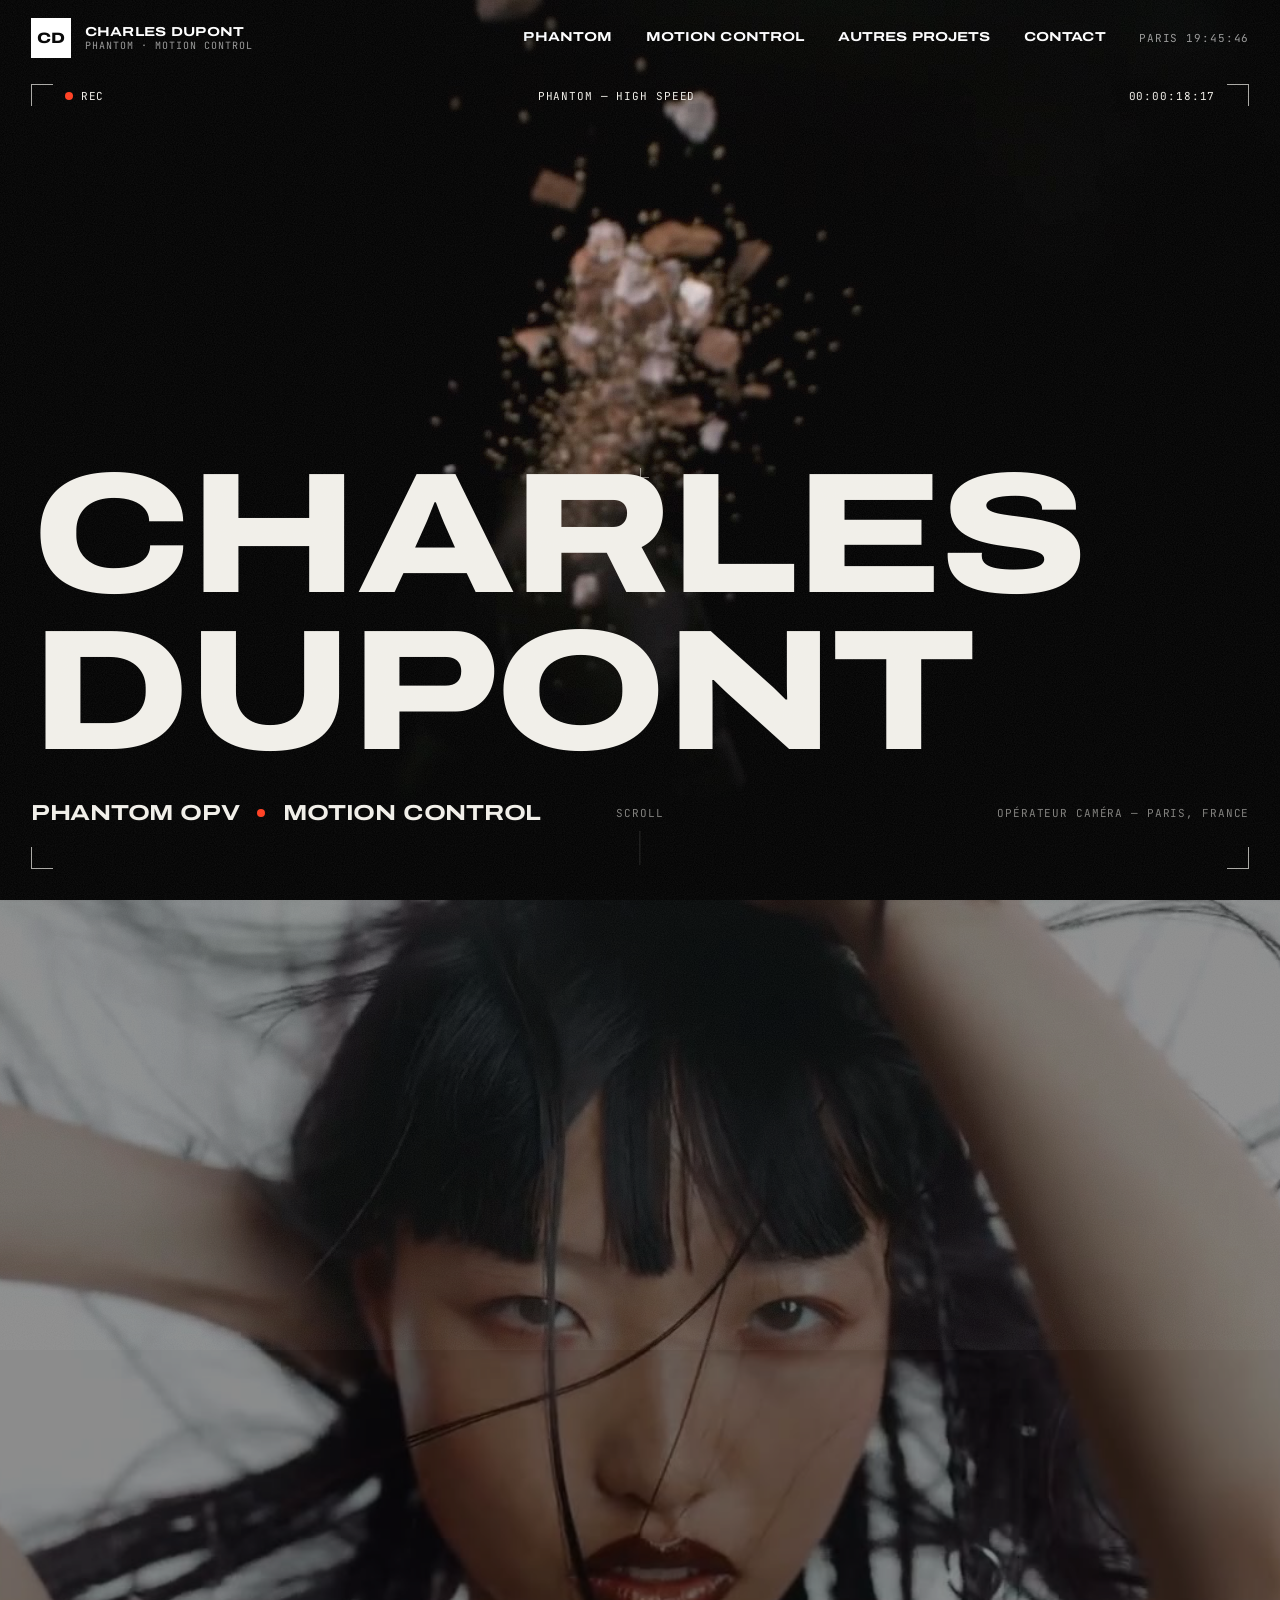
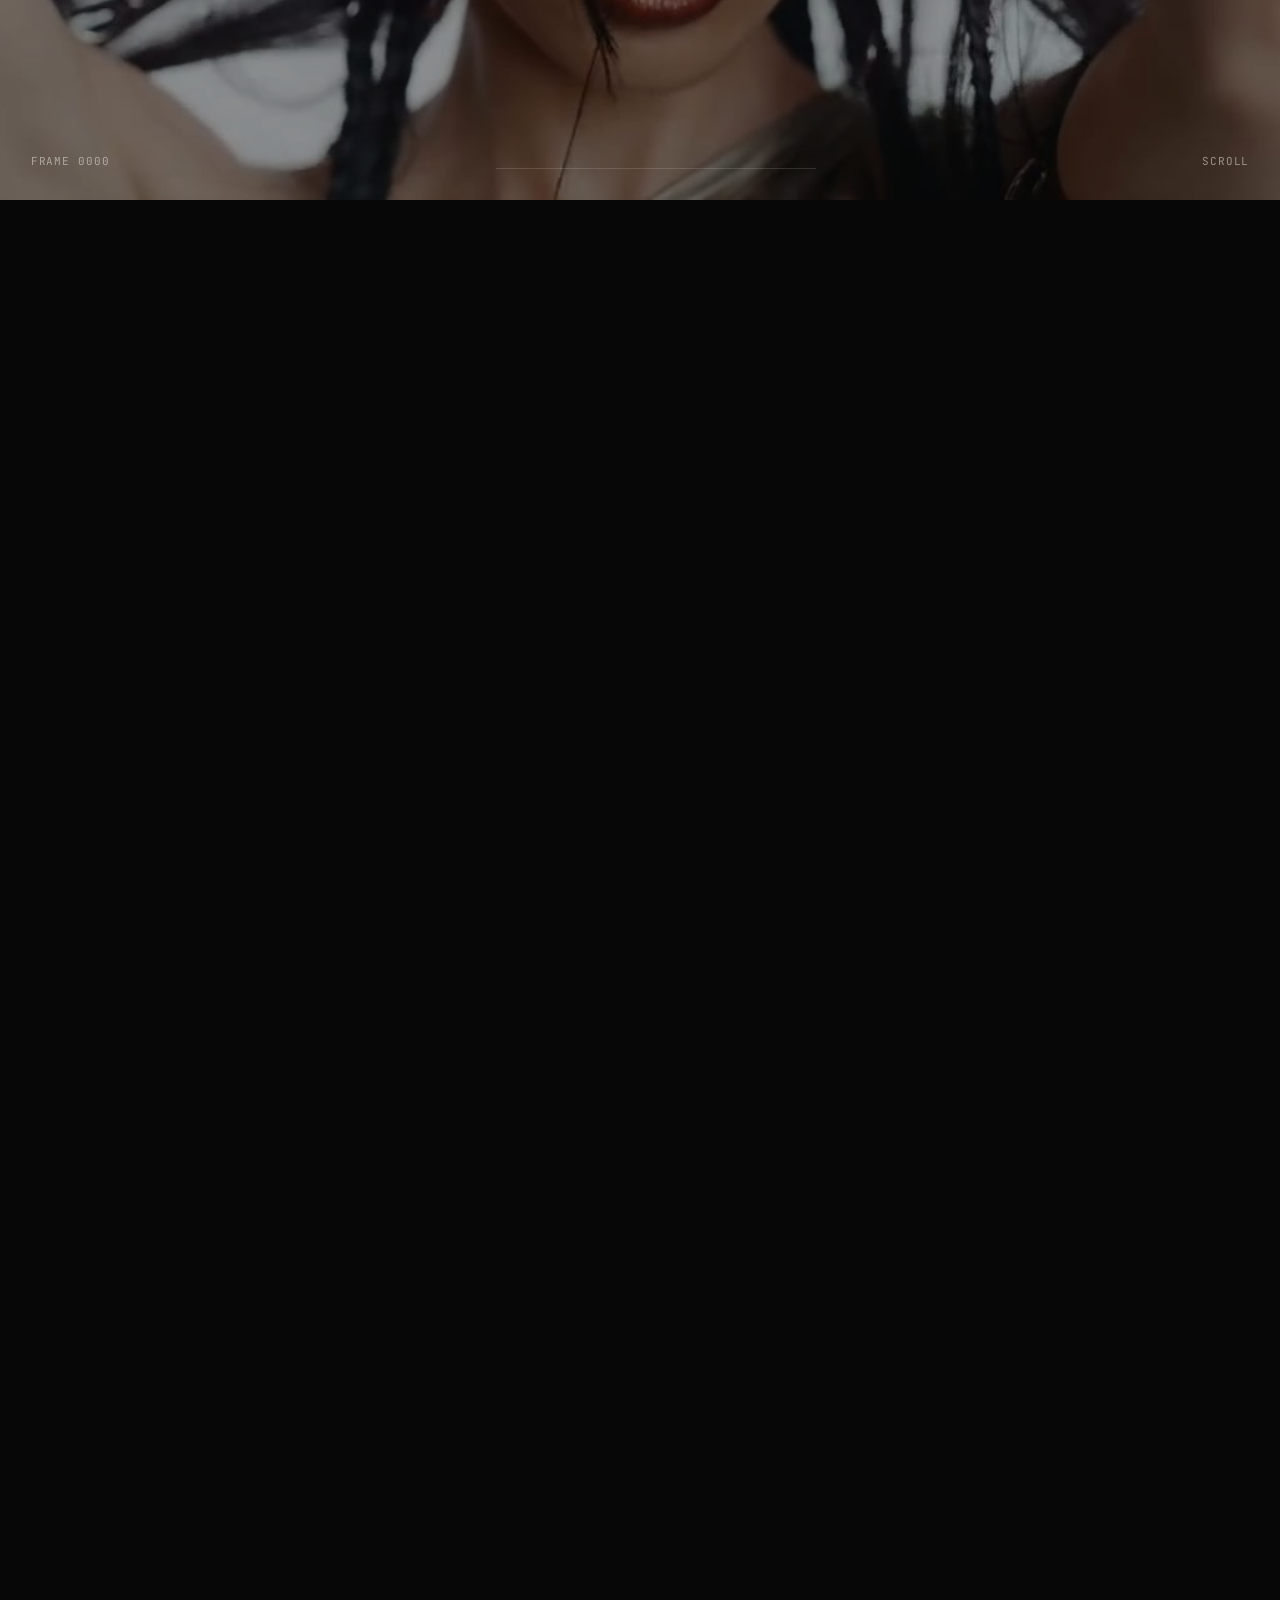
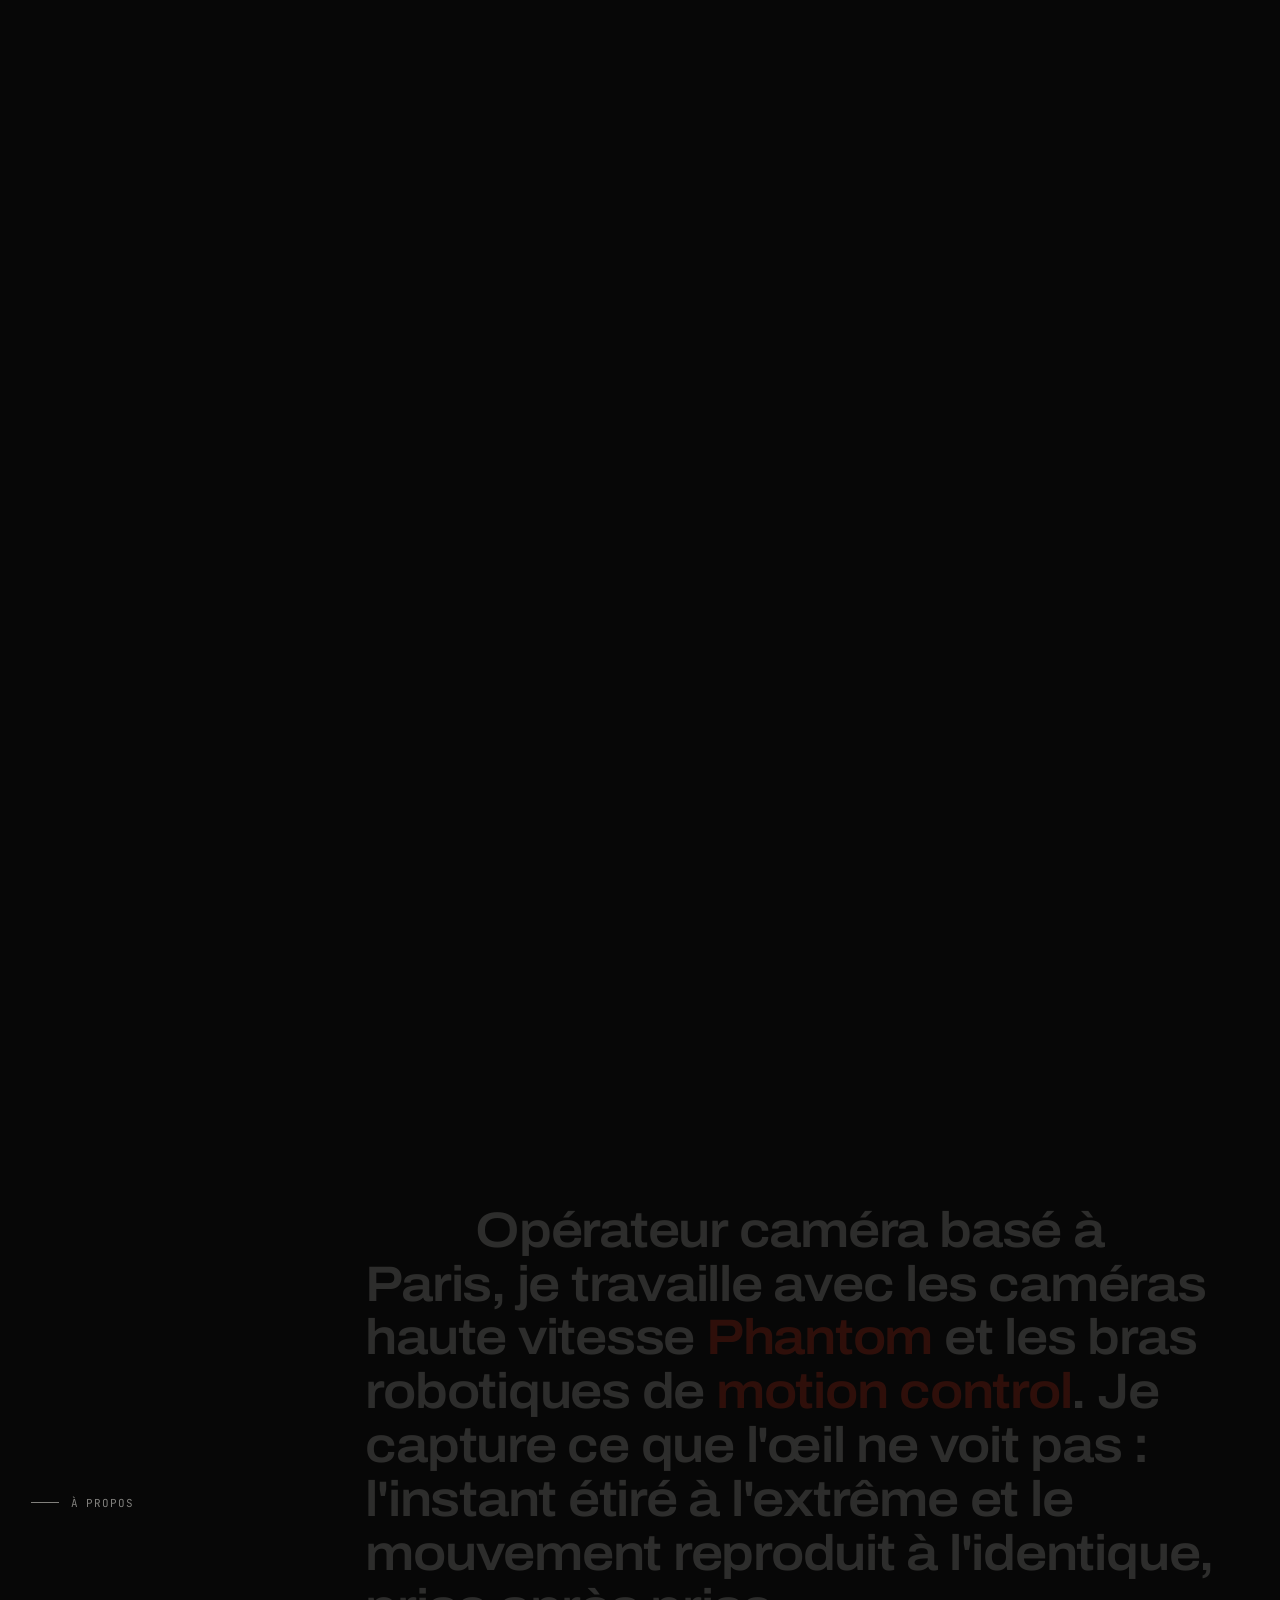
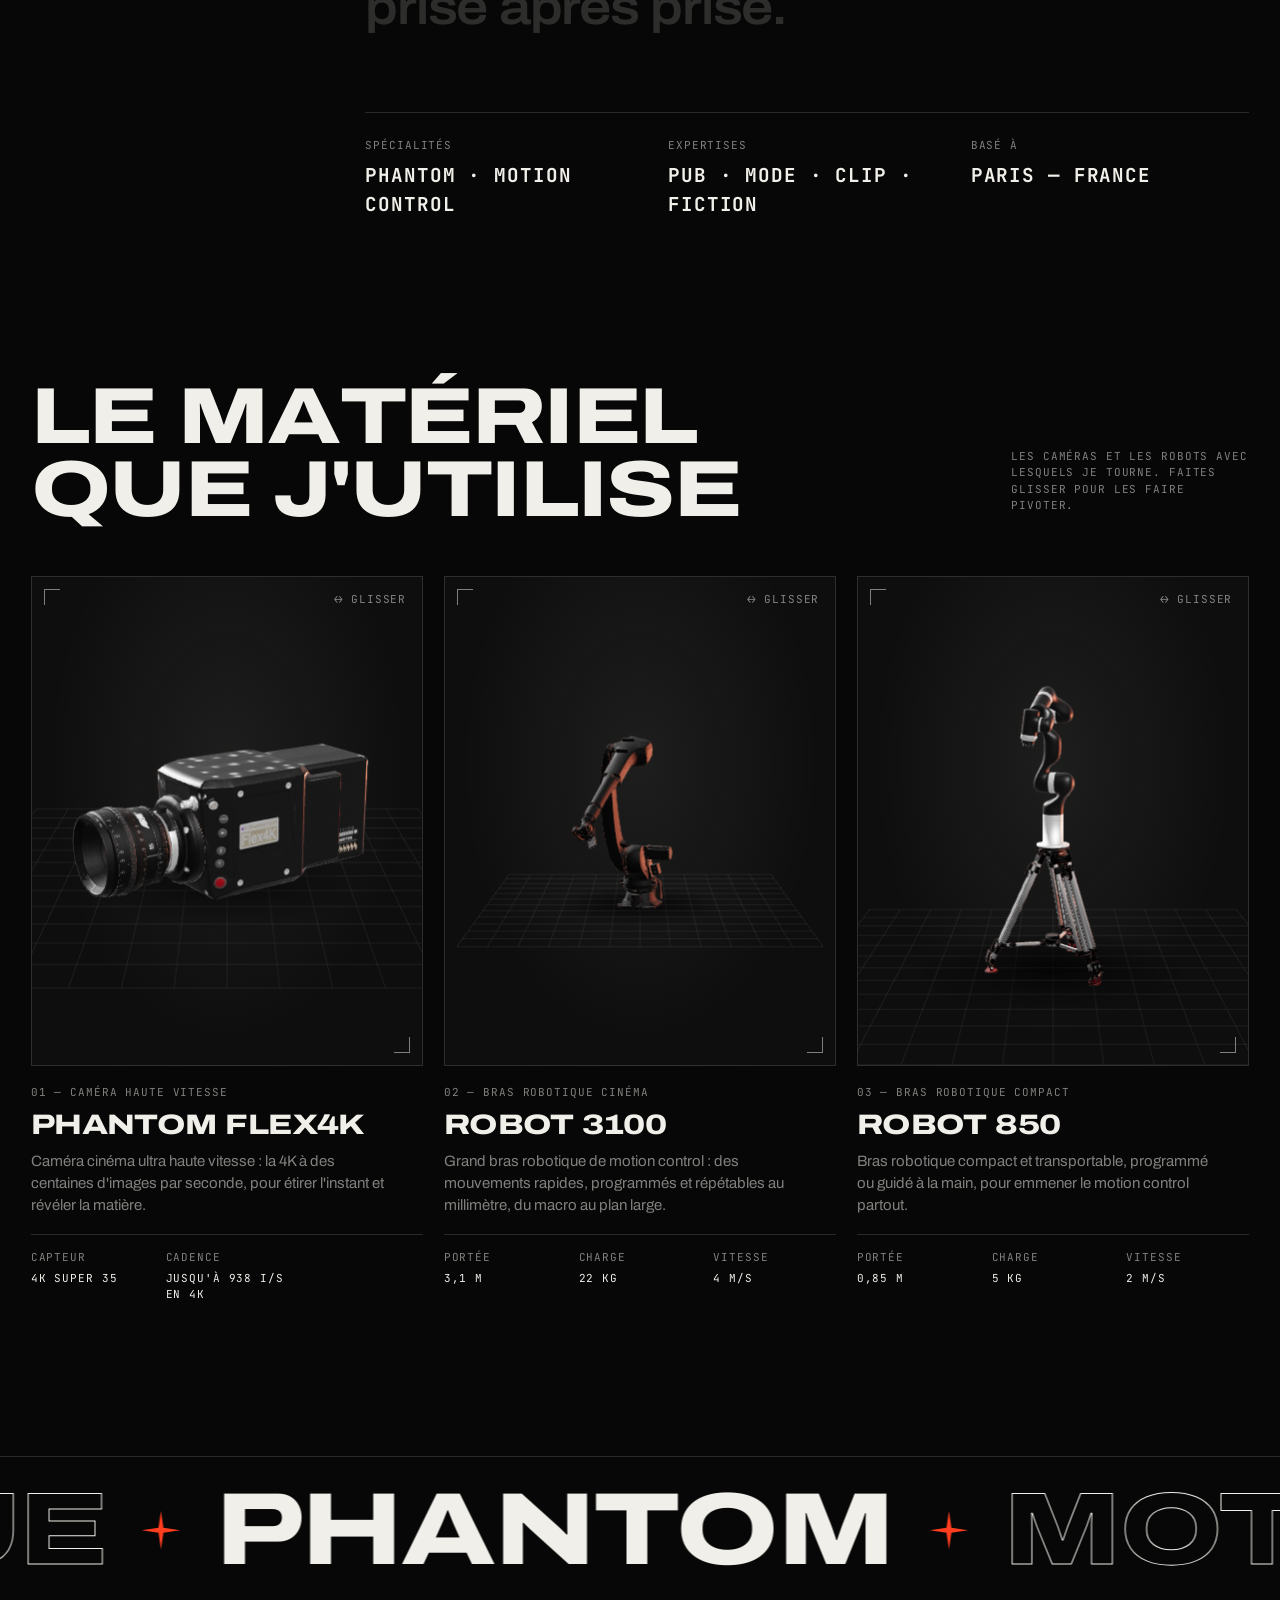
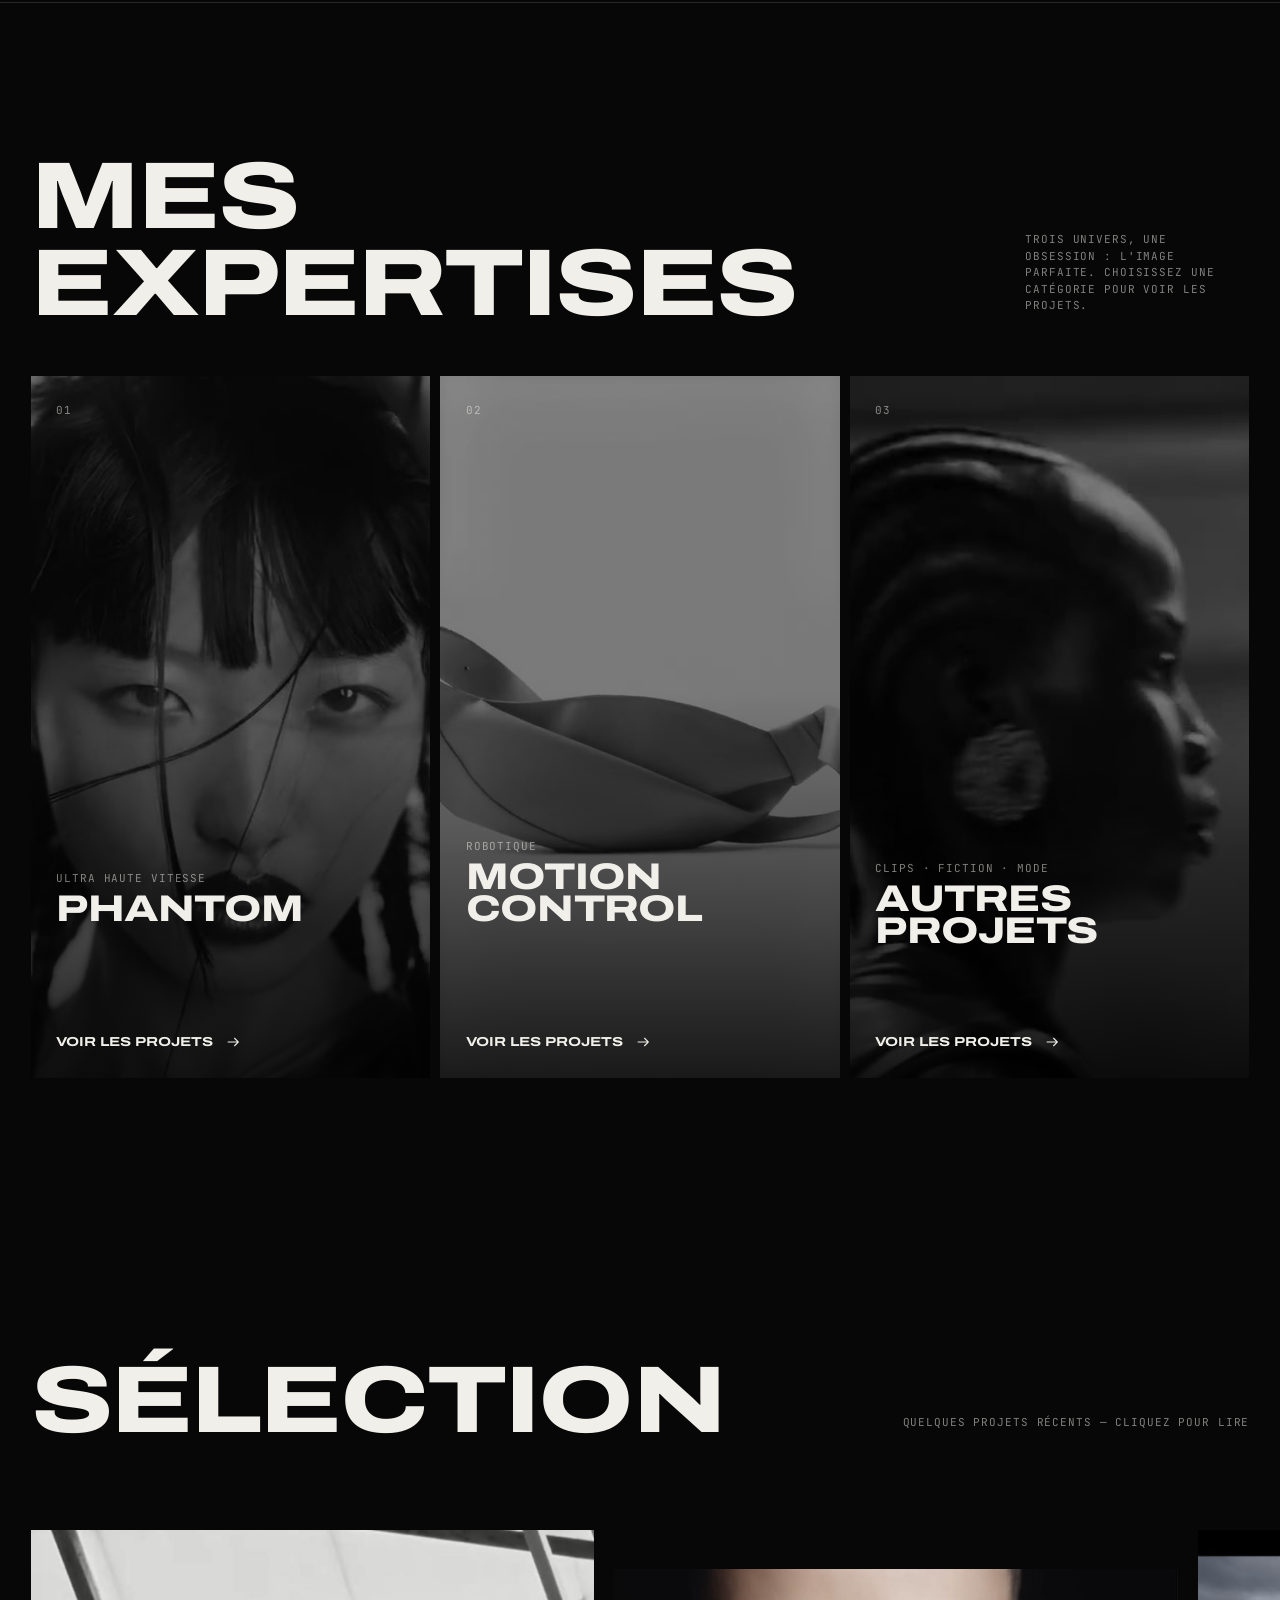
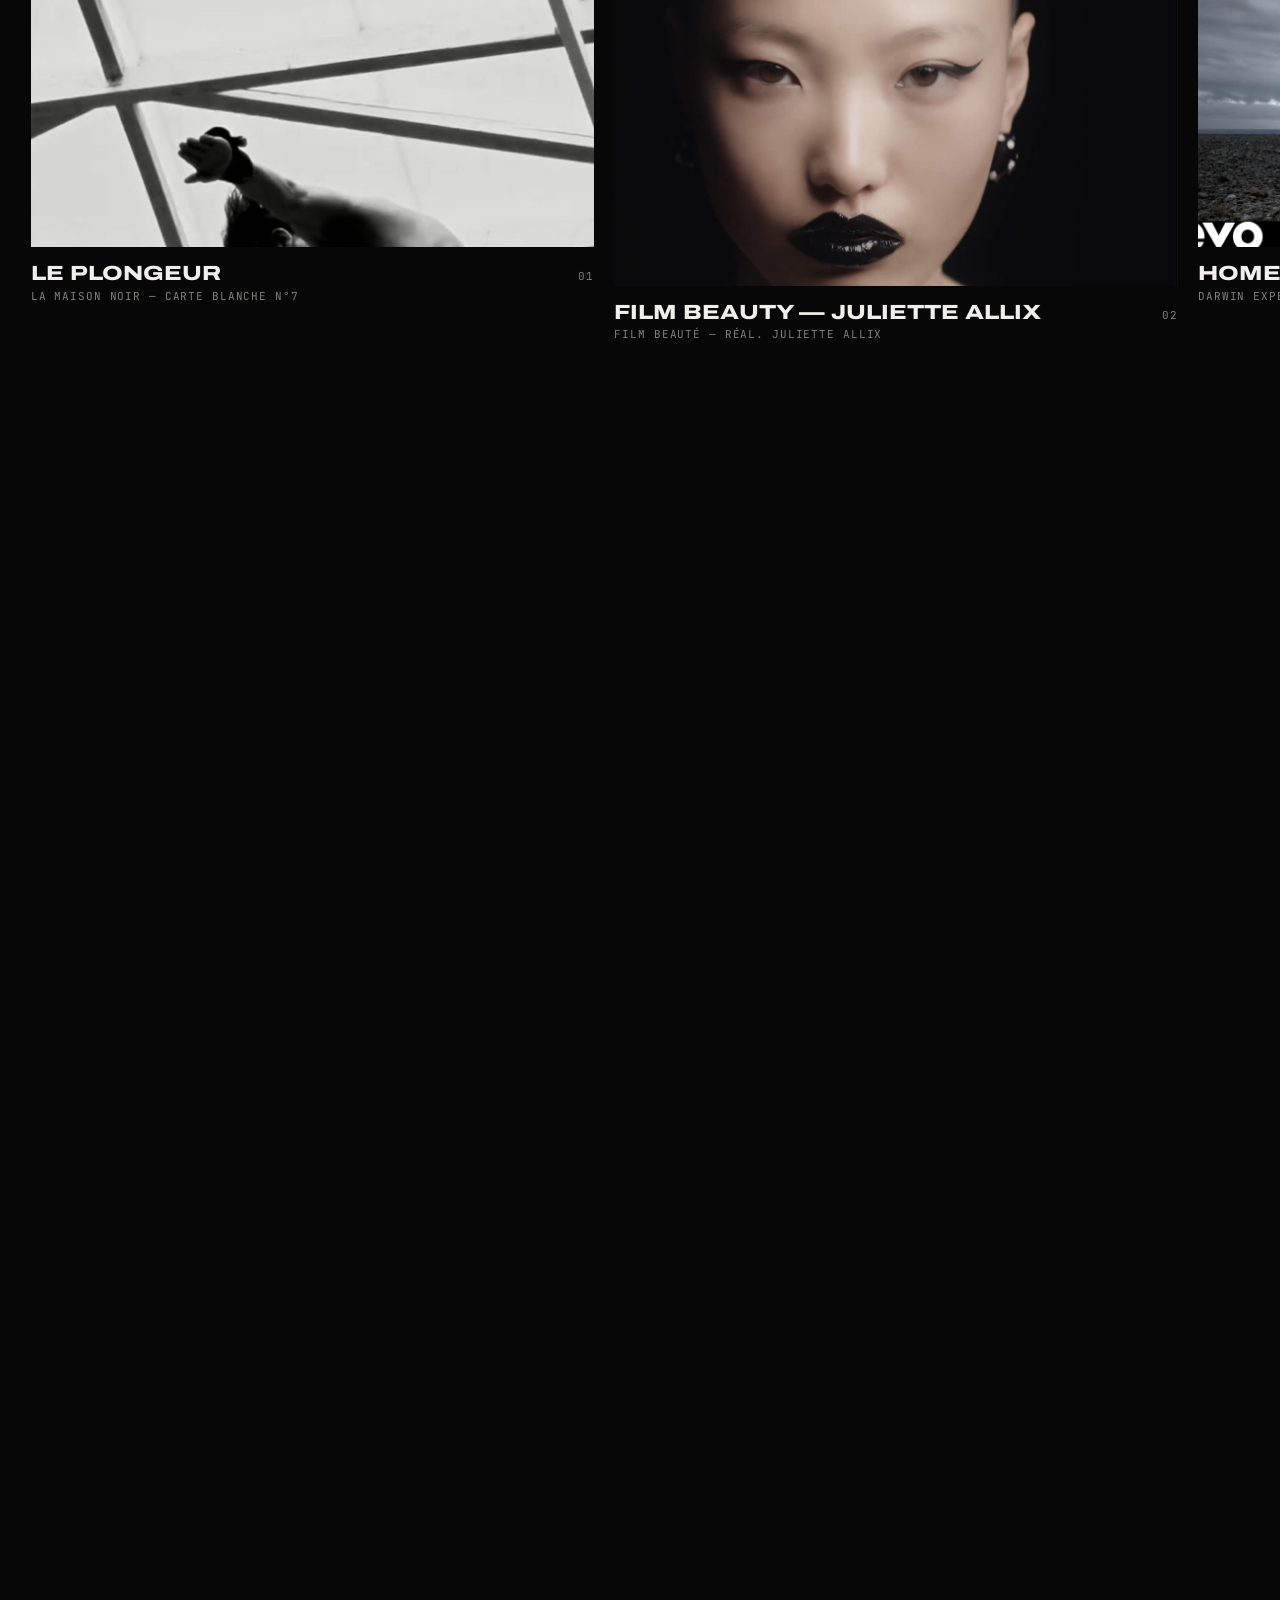
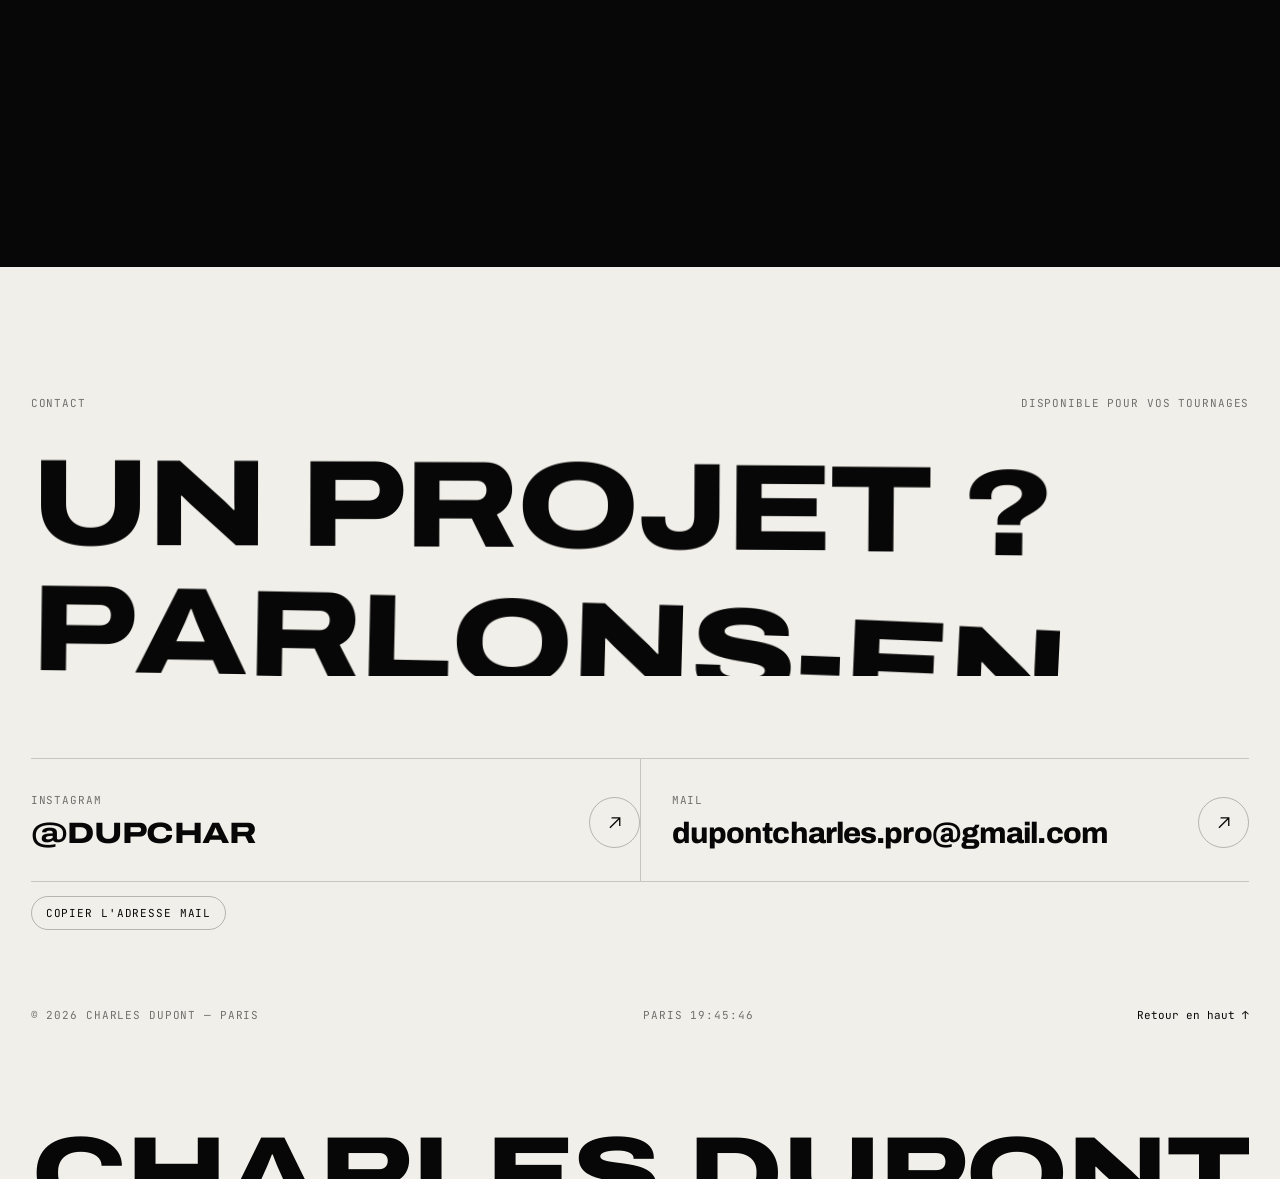
<file: contact/index.html>
<!DOCTYPE html>
<html lang="fr">
<head>
<meta charset="UTF-8">
<title>Charles Dupont</title>
<meta name="robots" content="noindex">
<link rel="canonical" href="https://www.charles-dupont.fr/#contact">
<meta http-equiv="refresh" content="0; url=../#contact">
</head>
<body style="background:#070707">
<script>location.replace("../#contact" + location.hash);</script>
<a href="../#contact" style="color:#f1efe9">Continuer</a>
</body>
</html>
</file>
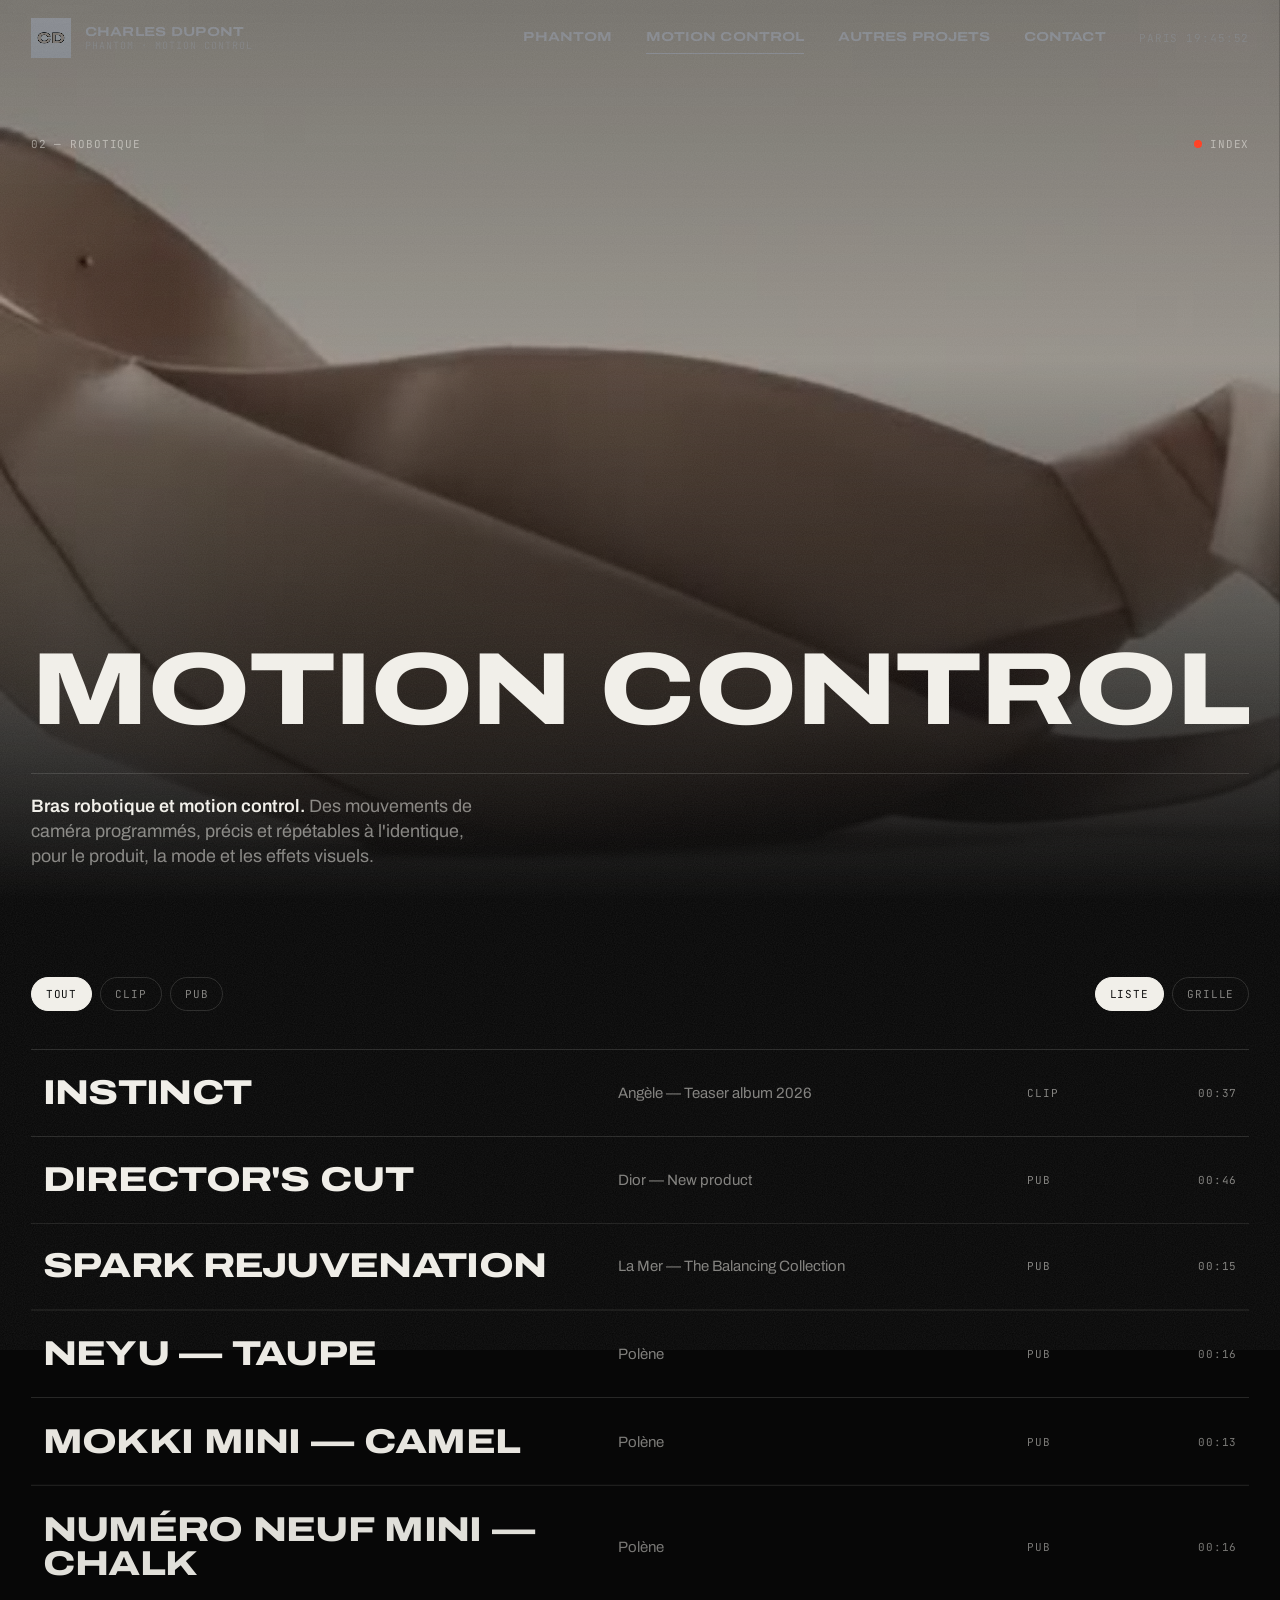
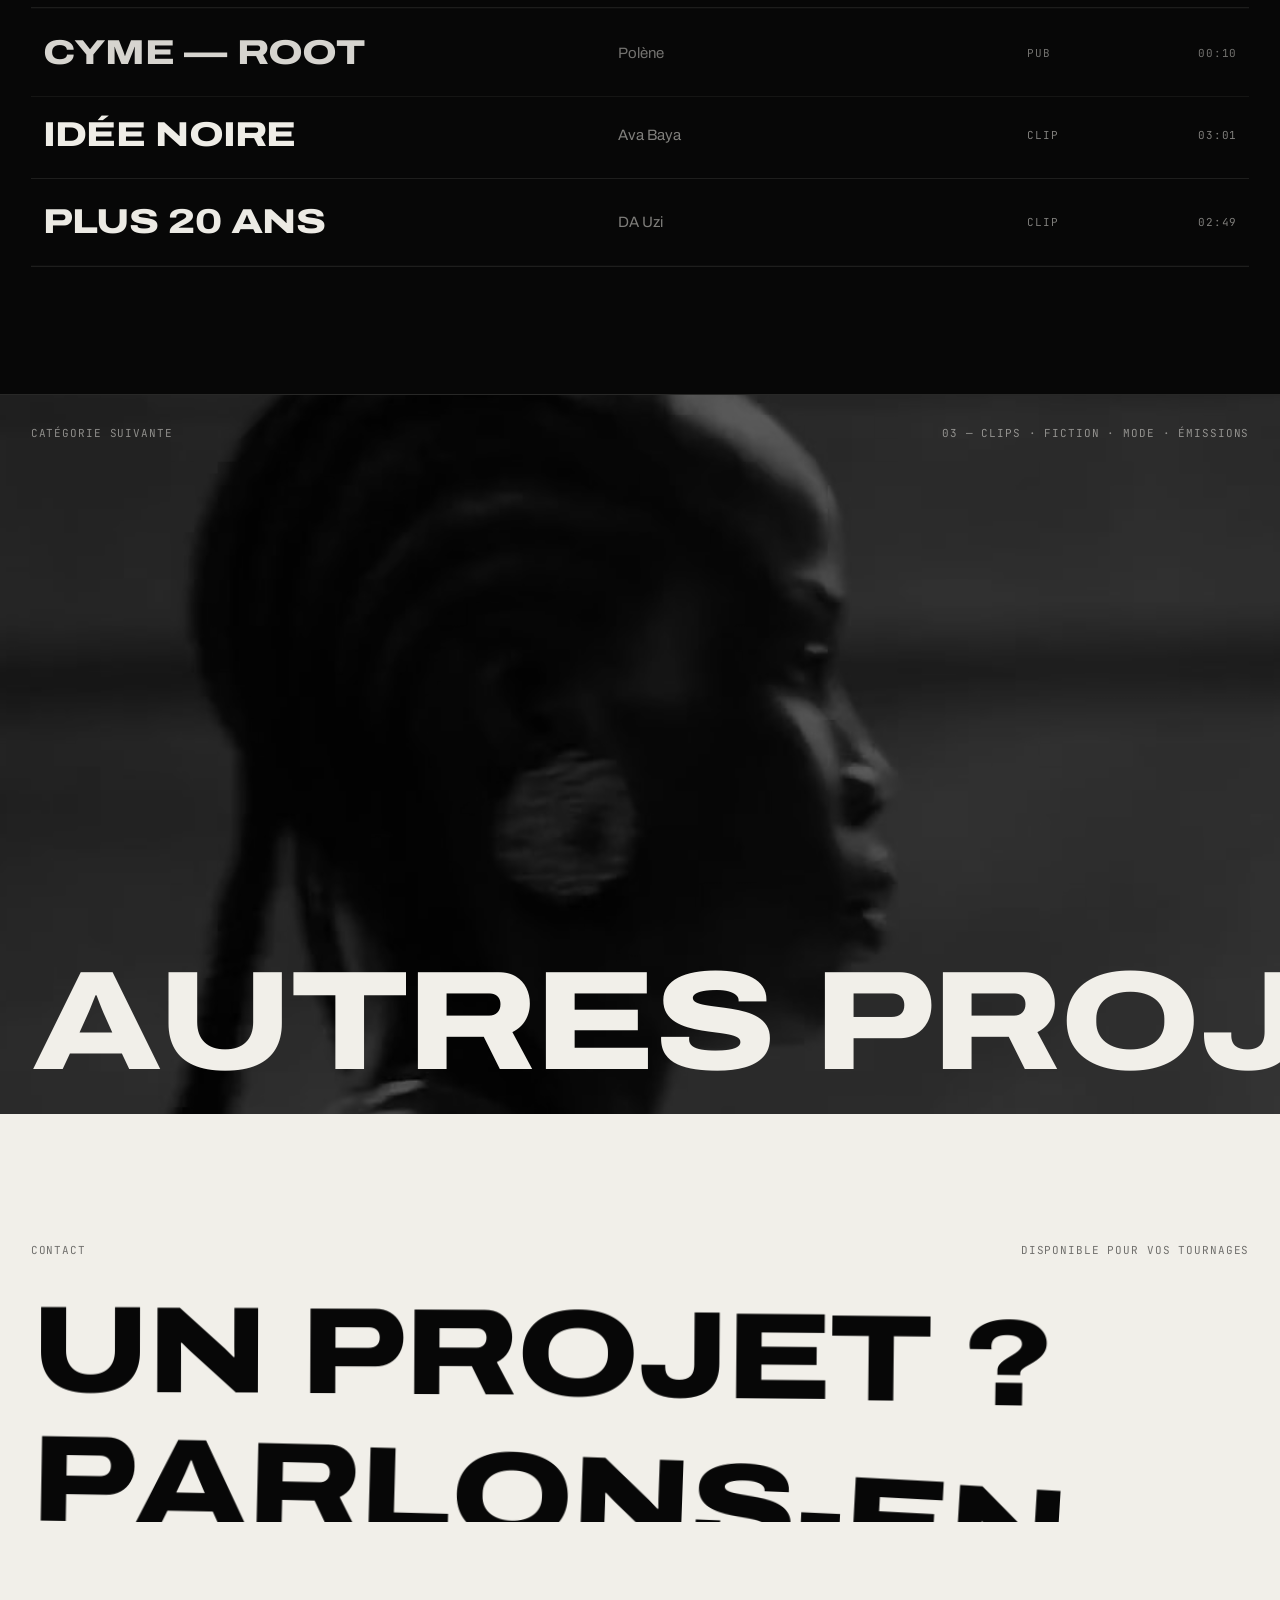
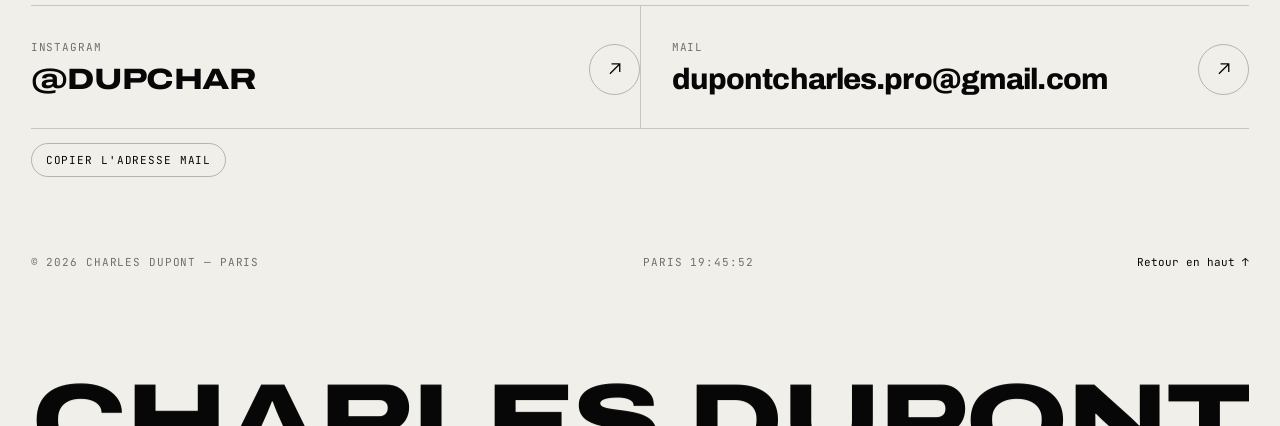
<file: motion-control/index.html>
<!DOCTYPE html>
<html lang="fr" class="no-js" data-page="motion">
<head>
<meta charset="UTF-8">
<meta name="viewport" content="width=device-width, initial-scale=1">
<title>Motion control — Charles Dupont | Opérateur bras robotique à Paris</title>
<meta name="description" content="Projets tournés en motion control (bras robotique) par Charles Dupont, opérateur motion control à Paris.">
<link rel="canonical" href="https://www.charles-dupont.fr/motion-control/">
<meta property="og:title" content="Motion control — Charles Dupont | Opérateur bras robotique à Paris">
<meta property="og:description" content="Projets tournés en motion control (bras robotique) par Charles Dupont, opérateur motion control à Paris.">
<meta property="og:image" content="https://www.charles-dupont.fr/assets/img/og-image.jpg">
<meta property="og:url" content="https://www.charles-dupont.fr/motion-control/">
<meta property="og:site_name" content="Charles Dupont">
<meta property="og:type" content="website">
<meta name="theme-color" content="#070707">
<link rel="icon" type="image/jpeg" sizes="32x32" href="../assets/img/favicon-32.jpg">
<link rel="icon" type="image/jpeg" sizes="192x192" href="../assets/img/favicon-192.jpg">
<link rel="apple-touch-icon" href="../assets/img/favicon-180.jpg">
<script>
(function (h) {
  // Version de prévisualisation sur GitHub Pages : pas d'indexation par les moteurs de recherche
  if (location.hostname.endsWith("github.io")) {
    var m = document.createElement("meta");
    m.name = "robots";
    m.content = "noindex, nofollow";
    document.head.appendChild(m);
  }
  h.classList.remove("no-js");
  if (window.matchMedia("(prefers-reduced-motion: reduce)").matches) h.classList.add("reduced");
  try {
    var s = sessionStorage;
    if (s.getItem("cd-nav")) { h.classList.add("is-entering"); s.removeItem("cd-nav"); }
    else if (h.dataset.page === "home" && !s.getItem("cd-seen") && !h.classList.contains("reduced")) h.classList.add("is-first");
    s.setItem("cd-seen", "1");
  } catch (e) {}
})(document.documentElement);
</script>
<link rel="preconnect" href="https://fonts.googleapis.com">
<link rel="preconnect" href="https://fonts.gstatic.com" crossorigin>
<link rel="stylesheet" href="https://fonts.googleapis.com/css2?family=Archivo:wdth,wght@62..125,100..900&family=JetBrains+Mono:wght@400;500&display=swap">
<link rel="stylesheet" href="../assets/css/style.css?v=27">
<link rel="preload" as="image" href="../assets/video/loops/motion.jpg">
</head>
<body>

<div class="curtain" aria-hidden="true"><div class="curtain__label"><span></span></div></div>
<div class="grain" aria-hidden="true"></div>
<div class="cursor" aria-hidden="true"><div class="cursor__ring"><span class="cursor__label">Lire</span></div><div class="cursor__dot"></div></div>

<header class="hdr">
  <a class="logo" href="../" aria-label="Charles Dupont — accueil">
    <span class="logo__mark" aria-hidden="true">CD</span>
    <span class="logo__name">Charles Dupont<small>Phantom · Motion control</small></span>
  </a>
  <nav class="nav" aria-label="Navigation principale">
      <a href="../phantom/">Phantom</a>
      <a href="../motion-control/" aria-current="page">Motion control</a>
      <a href="../autres-projets/">Autres projets</a>
    <a href="#contact">Contact</a>
    <span class="nav__clock" data-clock aria-hidden="true">PARIS --:--:--</span>
  </nav>
  <button class="burger" type="button" aria-expanded="false" aria-controls="menu" aria-label="Ouvrir le menu"><span></span><span></span></button>
</header>

<div class="menu" id="menu">
  <ul class="menu__links">
    <li><a href="../"><small>00</small>Accueil</a></li>
      <li><a href="../phantom/"><small>01</small>Phantom</a></li>
      <li><a href="../motion-control/" aria-current="page"><small>02</small>Motion control</a></li>
      <li><a href="../autres-projets/"><small>03</small>Autres projets</a></li>
  </ul>
  <div class="menu__foot mono">
    <a href="https://www.instagram.com/dupchar/" target="_blank" rel="noopener">Instagram — @dupchar</a>
    <a href="mailto:dupontcharles.pro@gmail.com">dupontcharles.pro@gmail.com</a>
    <span>Paris, France</span>
  </div>
</div>

<main>
  <section class="phero">
    <div class="phero__media" data-phero-media aria-hidden="true">
      <video autoplay muted loop playsinline poster="../assets/video/loops/motion.jpg">
        <source src="../assets/video/loops/motion.mp4" type="video/mp4">
      </video>
    </div>
    <div class="phero__top mono"><span>02 — Robotique</span><span class="rec">Index</span></div>
    <h1 class="phero__title xl" data-fit data-split>Motion control</h1>
    <div class="phero__bottom" data-reveal>
      <p class="phero__desc"><strong>Bras robotique et motion control.</strong> Des mouvements de caméra programmés, précis et répétables à l'identique, pour le produit, la mode et les effets visuels.</p>
    </div>
  </section>

  <section class="works" aria-label="Projets Motion control">
    <div class="toolbar">
      <div class="filters" data-filters role="group" aria-label="Filtrer par type"></div>
      <div class="views" role="group" aria-label="Affichage">
        <button class="chip" type="button" data-view="list" aria-pressed="true">Liste</button>
        <button class="chip" type="button" data-view="grid" aria-pressed="false">Grille</button>
      </div>
    </div>
    <div data-projects data-category="motion"></div>
  </section>

  <a class="next" href="../autres-projets/" data-cursor="Suivant">
    <div class="next__media" aria-hidden="true">
      <img src="../assets/video/loops/autres-lemaire.jpg" alt="" loading="lazy">
      <video muted loop playsinline preload="none" data-src="../assets/video/loops/autres-lemaire.mp4"></video>
    </div>
    <div class="next__inner">
      <div class="next__top mono"><span>Catégorie suivante</span><span>03 — Clips · Fiction · Mode · Émissions</span></div>
      <p class="next__title xl"><span>Autres projets →</span></p>
    </div>
  </a>
</main>

<footer class="ftr" id="contact">
  <div class="ftr__eyebrow mono"><span>Contact</span><span>Disponible pour vos tournages</span></div>
  <h2 class="ftr__cta xl" data-split>Un projet&nbsp;?<br>Parlons-en.</h2>
  <div class="ftr__links">
    <a class="ftr__link" href="https://www.instagram.com/dupchar/" target="_blank" rel="noopener" data-cursor>
      <span><span class="ftr__label mono">Instagram</span><span class="ftr__value">@dupchar</span></span>
      <span class="ftr__arrow"><svg viewBox="0 0 24 24" fill="none" stroke="currentColor" stroke-width="1.6" aria-hidden="true"><path d="M6 18 18 6M8 6h10v10"/></svg></span>
    </a>
    <div class="ftr__link">
      <a href="mailto:dupontcharles.pro@gmail.com" data-cursor><span class="ftr__label mono">Mail</span><span class="ftr__value ftr__value--mail">dupontcharles.pro@gmail.com</span></a>
      <a class="ftr__arrow" href="mailto:dupontcharles.pro@gmail.com" aria-label="Écrire un mail"><svg viewBox="0 0 24 24" fill="none" stroke="currentColor" stroke-width="1.6" aria-hidden="true"><path d="M6 18 18 6M8 6h10v10"/></svg></a>
    </div>
  </div>
  <button class="ftr__copy mono" type="button" data-copy="dupontcharles.pro@gmail.com">Copier l'adresse mail</button>
  <div class="ftr__bottom mono">
    <span>© <span data-year>2026</span> Charles Dupont — Paris</span>
    <span data-clock>PARIS --:--:--</span>
    <button class="ftr__top" type="button" data-top>Retour en haut ↑</button>
  </div>
  <p class="ftr__giant xl" aria-hidden="true" data-fit>Charles Dupont</p>
</footer>

<script src="../assets/js/vendor/gsap.min.js?v=27" defer></script>
<script src="../assets/js/vendor/ScrollTrigger.min.js?v=27" defer></script>
<script src="../assets/js/vendor/lenis.min.js?v=27" defer></script>
<script src="../assets/js/projects.js?v=28" defer></script>
<script src="../assets/js/app.js?v=27" defer></script>
</body>
</html>
</file>
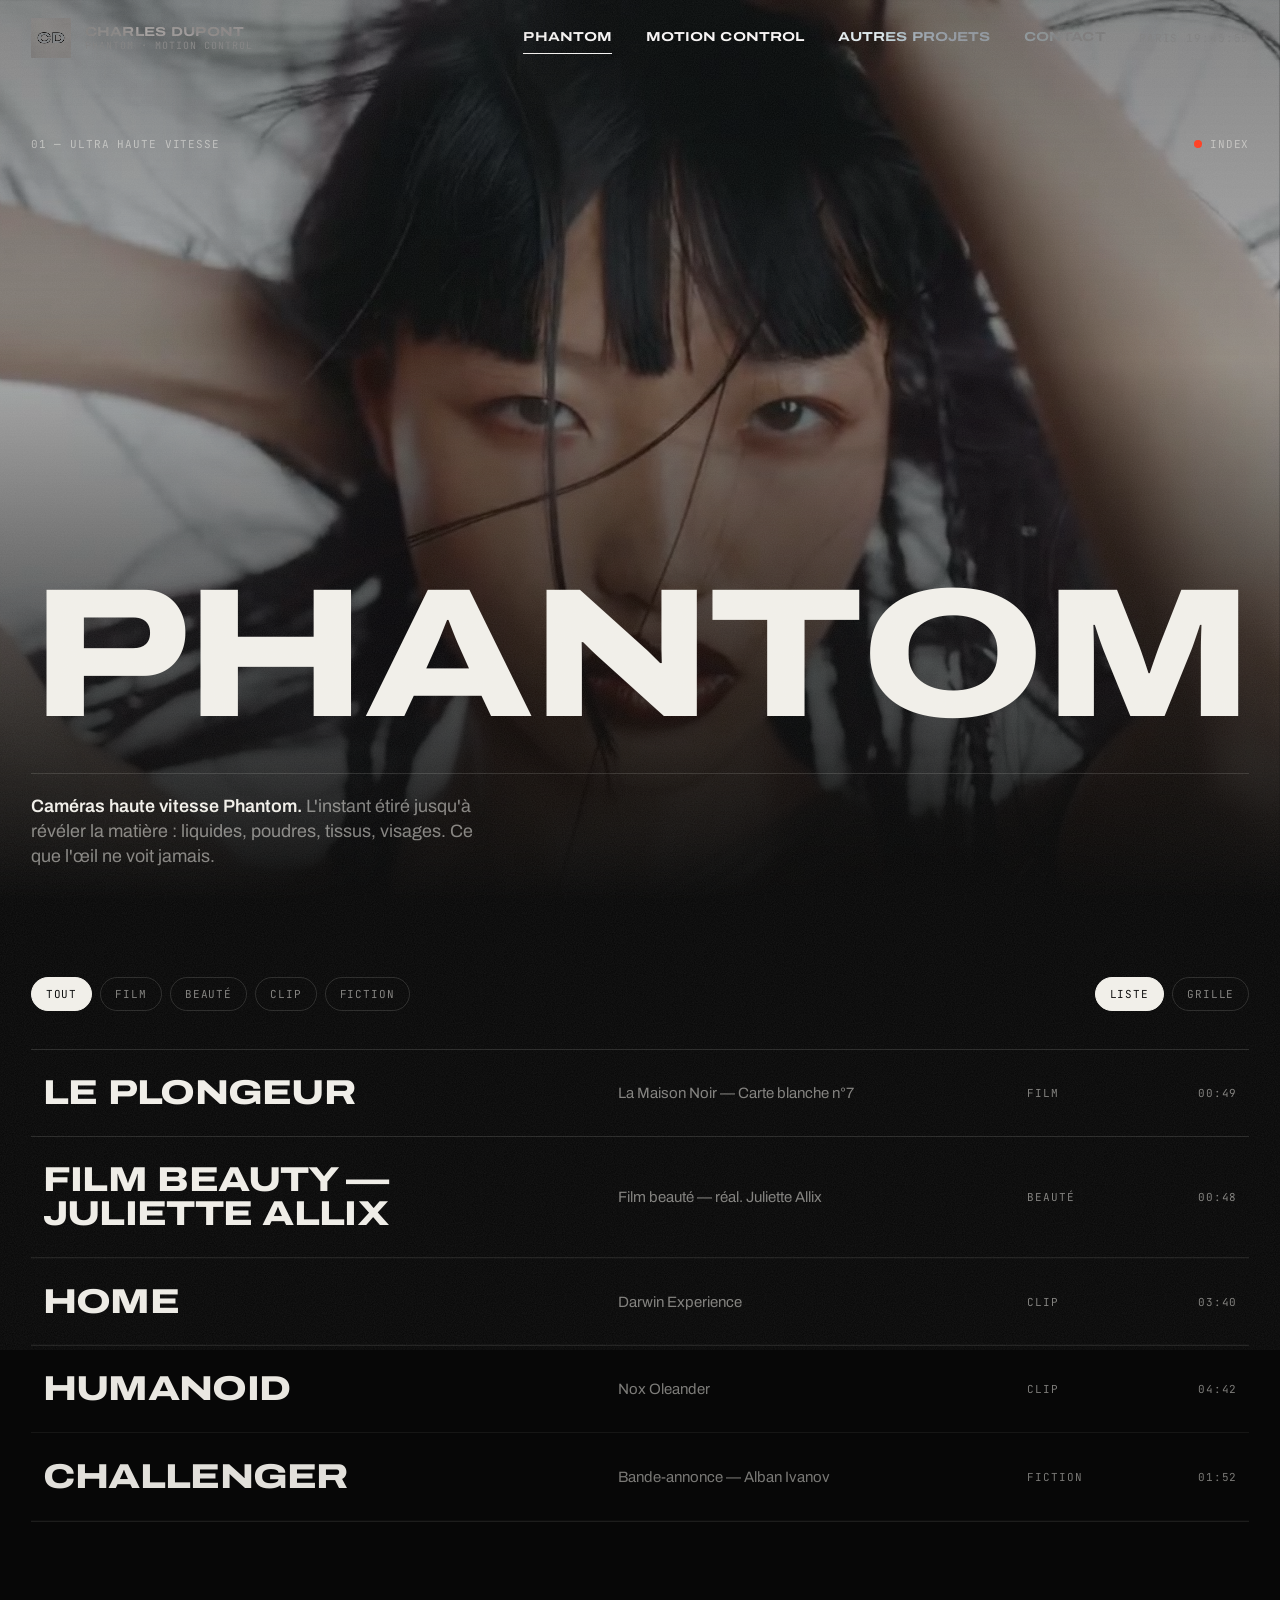
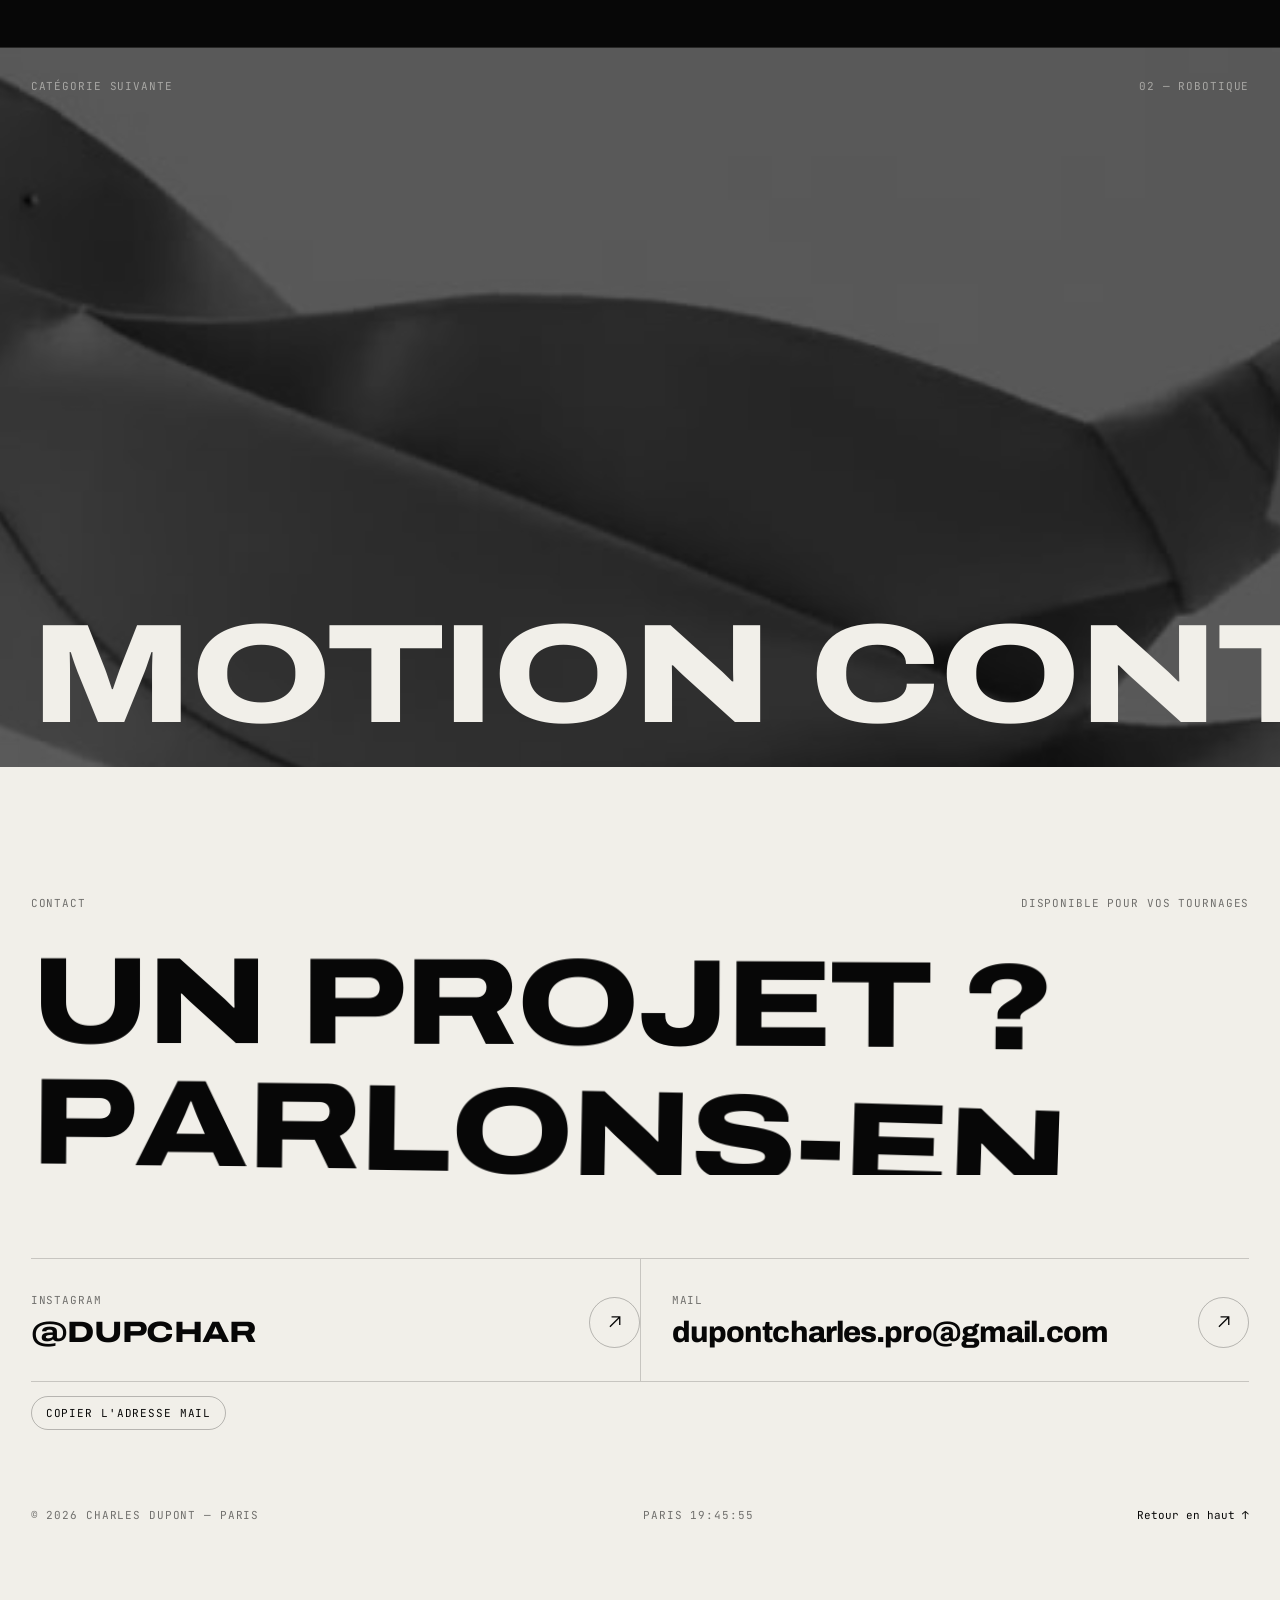
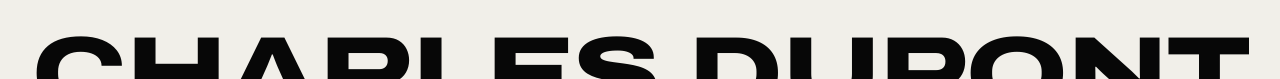
<file: phantom/index.html>
<!DOCTYPE html>
<html lang="fr" class="no-js" data-page="phantom">
<head>
<meta charset="UTF-8">
<meta name="viewport" content="width=device-width, initial-scale=1">
<title>Phantom — Charles Dupont | Opérateur caméra haute vitesse à Paris</title>
<meta name="description" content="Projets tournés en caméra haute vitesse Phantom par Charles Dupont, opérateur Phantom à Paris.">
<link rel="canonical" href="https://www.charles-dupont.fr/phantom/">
<meta property="og:title" content="Phantom — Charles Dupont | Opérateur caméra haute vitesse à Paris">
<meta property="og:description" content="Projets tournés en caméra haute vitesse Phantom par Charles Dupont, opérateur Phantom à Paris.">
<meta property="og:image" content="https://www.charles-dupont.fr/assets/img/og-image.jpg">
<meta property="og:url" content="https://www.charles-dupont.fr/phantom/">
<meta property="og:site_name" content="Charles Dupont">
<meta property="og:type" content="website">
<meta name="theme-color" content="#070707">
<link rel="icon" type="image/jpeg" sizes="32x32" href="../assets/img/favicon-32.jpg">
<link rel="icon" type="image/jpeg" sizes="192x192" href="../assets/img/favicon-192.jpg">
<link rel="apple-touch-icon" href="../assets/img/favicon-180.jpg">
<script>
(function (h) {
  // Version de prévisualisation sur GitHub Pages : pas d'indexation par les moteurs de recherche
  if (location.hostname.endsWith("github.io")) {
    var m = document.createElement("meta");
    m.name = "robots";
    m.content = "noindex, nofollow";
    document.head.appendChild(m);
  }
  h.classList.remove("no-js");
  if (window.matchMedia("(prefers-reduced-motion: reduce)").matches) h.classList.add("reduced");
  try {
    var s = sessionStorage;
    if (s.getItem("cd-nav")) { h.classList.add("is-entering"); s.removeItem("cd-nav"); }
    else if (h.dataset.page === "home" && !s.getItem("cd-seen") && !h.classList.contains("reduced")) h.classList.add("is-first");
    s.setItem("cd-seen", "1");
  } catch (e) {}
})(document.documentElement);
</script>
<link rel="preconnect" href="https://fonts.googleapis.com">
<link rel="preconnect" href="https://fonts.gstatic.com" crossorigin>
<link rel="stylesheet" href="https://fonts.googleapis.com/css2?family=Archivo:wdth,wght@62..125,100..900&family=JetBrains+Mono:wght@400;500&display=swap">
<link rel="stylesheet" href="../assets/css/style.css?v=27">
<link rel="preload" as="image" href="../assets/video/loops/phantom-beauty.jpg">
</head>
<body>

<div class="curtain" aria-hidden="true"><div class="curtain__label"><span></span></div></div>
<div class="grain" aria-hidden="true"></div>
<div class="cursor" aria-hidden="true"><div class="cursor__ring"><span class="cursor__label">Lire</span></div><div class="cursor__dot"></div></div>

<header class="hdr">
  <a class="logo" href="../" aria-label="Charles Dupont — accueil">
    <span class="logo__mark" aria-hidden="true">CD</span>
    <span class="logo__name">Charles Dupont<small>Phantom · Motion control</small></span>
  </a>
  <nav class="nav" aria-label="Navigation principale">
      <a href="../phantom/" aria-current="page">Phantom</a>
      <a href="../motion-control/">Motion control</a>
      <a href="../autres-projets/">Autres projets</a>
    <a href="#contact">Contact</a>
    <span class="nav__clock" data-clock aria-hidden="true">PARIS --:--:--</span>
  </nav>
  <button class="burger" type="button" aria-expanded="false" aria-controls="menu" aria-label="Ouvrir le menu"><span></span><span></span></button>
</header>

<div class="menu" id="menu">
  <ul class="menu__links">
    <li><a href="../"><small>00</small>Accueil</a></li>
      <li><a href="../phantom/" aria-current="page"><small>01</small>Phantom</a></li>
      <li><a href="../motion-control/"><small>02</small>Motion control</a></li>
      <li><a href="../autres-projets/"><small>03</small>Autres projets</a></li>
  </ul>
  <div class="menu__foot mono">
    <a href="https://www.instagram.com/dupchar/" target="_blank" rel="noopener">Instagram — @dupchar</a>
    <a href="mailto:dupontcharles.pro@gmail.com">dupontcharles.pro@gmail.com</a>
    <span>Paris, France</span>
  </div>
</div>

<main>
  <section class="phero">
    <div class="phero__media" data-phero-media aria-hidden="true">
      <video autoplay muted loop playsinline poster="../assets/video/loops/phantom-beauty.jpg">
        <source src="../assets/video/loops/phantom-beauty.mp4" type="video/mp4">
      </video>
    </div>
    <div class="phero__top mono"><span>01 — Ultra haute vitesse</span><span class="rec">Index</span></div>
    <h1 class="phero__title xl" data-fit data-split>Phantom</h1>
    <div class="phero__bottom" data-reveal>
      <p class="phero__desc"><strong>Caméras haute vitesse Phantom.</strong> L'instant étiré jusqu'à révéler la matière : liquides, poudres, tissus, visages. Ce que l'œil ne voit jamais.</p>
    </div>
  </section>

  <section class="works" aria-label="Projets Phantom">
    <div class="toolbar">
      <div class="filters" data-filters role="group" aria-label="Filtrer par type"></div>
      <div class="views" role="group" aria-label="Affichage">
        <button class="chip" type="button" data-view="list" aria-pressed="true">Liste</button>
        <button class="chip" type="button" data-view="grid" aria-pressed="false">Grille</button>
      </div>
    </div>
    <div data-projects data-category="phantom"></div>
  </section>

  <a class="next" href="../motion-control/" data-cursor="Suivant">
    <div class="next__media" aria-hidden="true">
      <img src="../assets/video/loops/motion.jpg" alt="" loading="lazy">
      <video muted loop playsinline preload="none" data-src="../assets/video/loops/motion.mp4"></video>
    </div>
    <div class="next__inner">
      <div class="next__top mono"><span>Catégorie suivante</span><span>02 — Robotique</span></div>
      <p class="next__title xl"><span>Motion control →</span></p>
    </div>
  </a>
</main>

<footer class="ftr" id="contact">
  <div class="ftr__eyebrow mono"><span>Contact</span><span>Disponible pour vos tournages</span></div>
  <h2 class="ftr__cta xl" data-split>Un projet&nbsp;?<br>Parlons-en.</h2>
  <div class="ftr__links">
    <a class="ftr__link" href="https://www.instagram.com/dupchar/" target="_blank" rel="noopener" data-cursor>
      <span><span class="ftr__label mono">Instagram</span><span class="ftr__value">@dupchar</span></span>
      <span class="ftr__arrow"><svg viewBox="0 0 24 24" fill="none" stroke="currentColor" stroke-width="1.6" aria-hidden="true"><path d="M6 18 18 6M8 6h10v10"/></svg></span>
    </a>
    <div class="ftr__link">
      <a href="mailto:dupontcharles.pro@gmail.com" data-cursor><span class="ftr__label mono">Mail</span><span class="ftr__value ftr__value--mail">dupontcharles.pro@gmail.com</span></a>
      <a class="ftr__arrow" href="mailto:dupontcharles.pro@gmail.com" aria-label="Écrire un mail"><svg viewBox="0 0 24 24" fill="none" stroke="currentColor" stroke-width="1.6" aria-hidden="true"><path d="M6 18 18 6M8 6h10v10"/></svg></a>
    </div>
  </div>
  <button class="ftr__copy mono" type="button" data-copy="dupontcharles.pro@gmail.com">Copier l'adresse mail</button>
  <div class="ftr__bottom mono">
    <span>© <span data-year>2026</span> Charles Dupont — Paris</span>
    <span data-clock>PARIS --:--:--</span>
    <button class="ftr__top" type="button" data-top>Retour en haut ↑</button>
  </div>
  <p class="ftr__giant xl" aria-hidden="true" data-fit>Charles Dupont</p>
</footer>

<script src="../assets/js/vendor/gsap.min.js?v=27" defer></script>
<script src="../assets/js/vendor/ScrollTrigger.min.js?v=27" defer></script>
<script src="../assets/js/vendor/lenis.min.js?v=27" defer></script>
<script src="../assets/js/projects.js?v=28" defer></script>
<script src="../assets/js/app.js?v=27" defer></script>
</body>
</html>
</file>
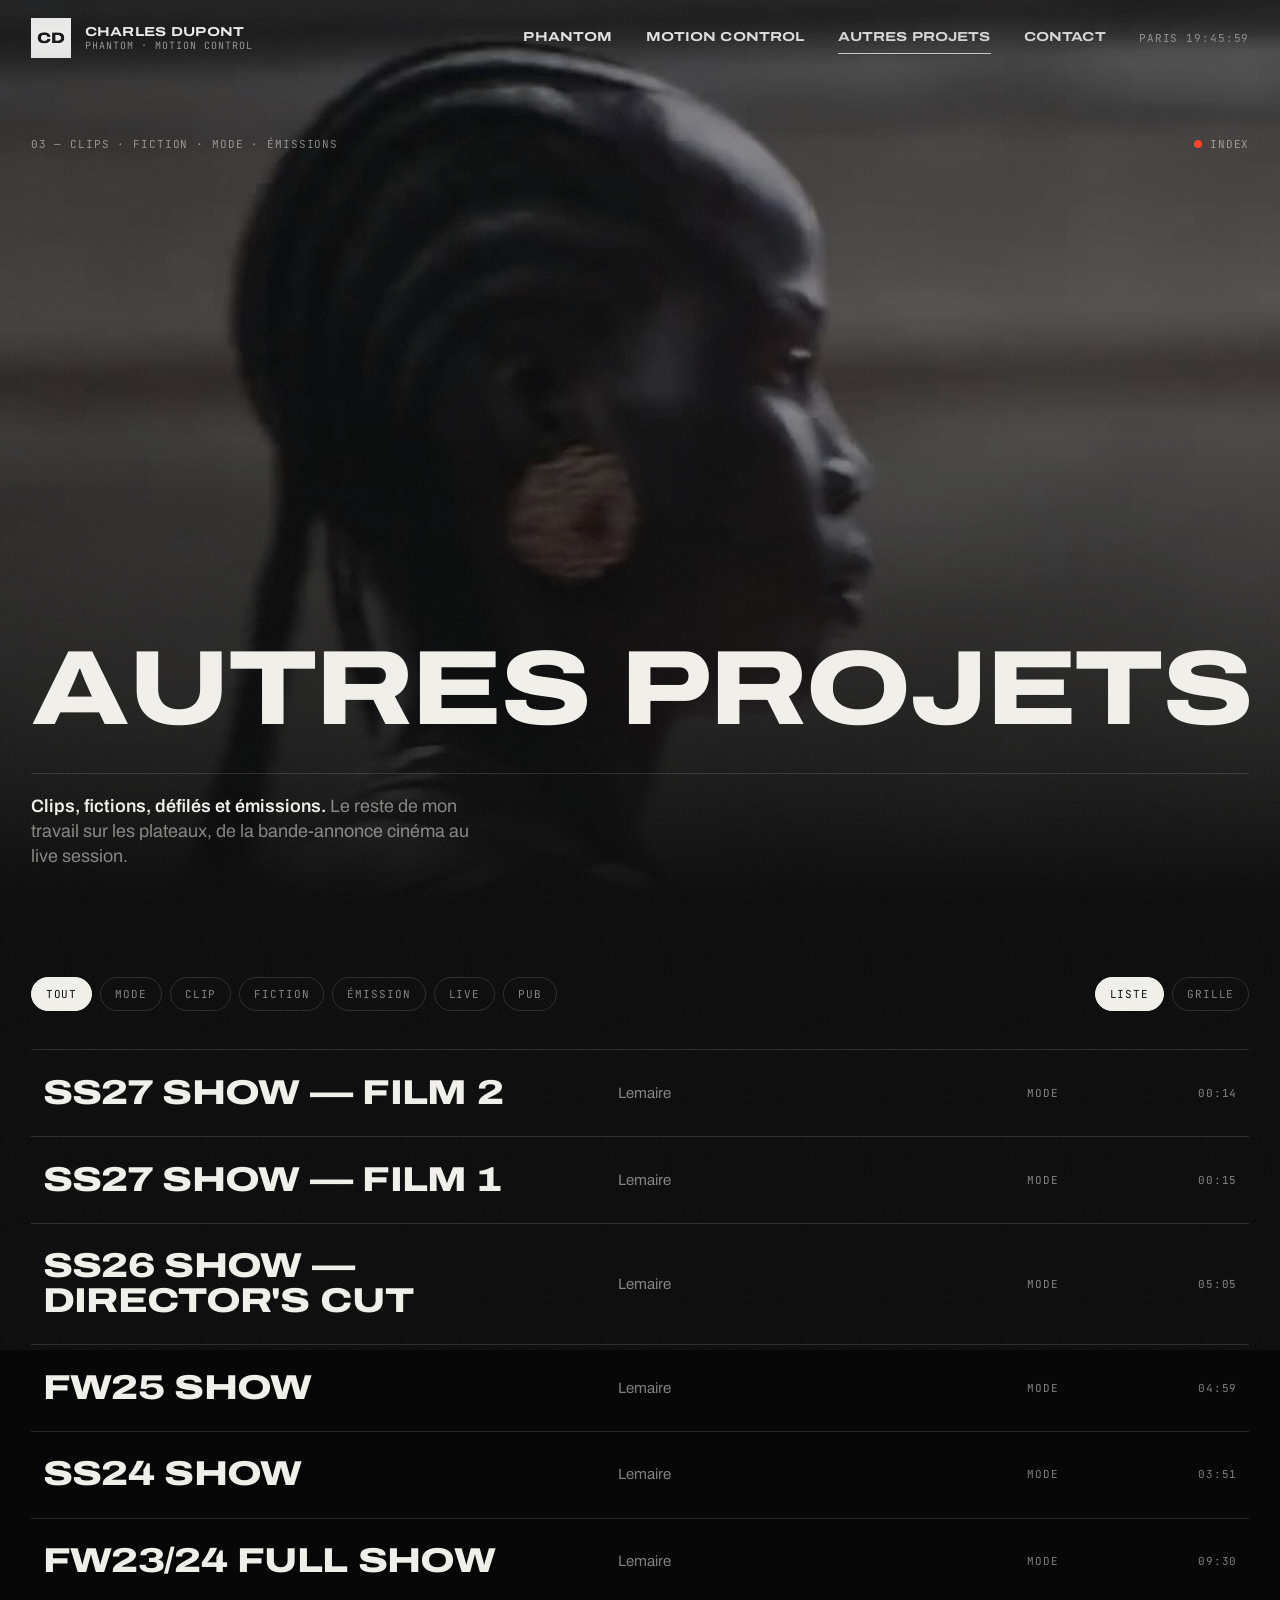
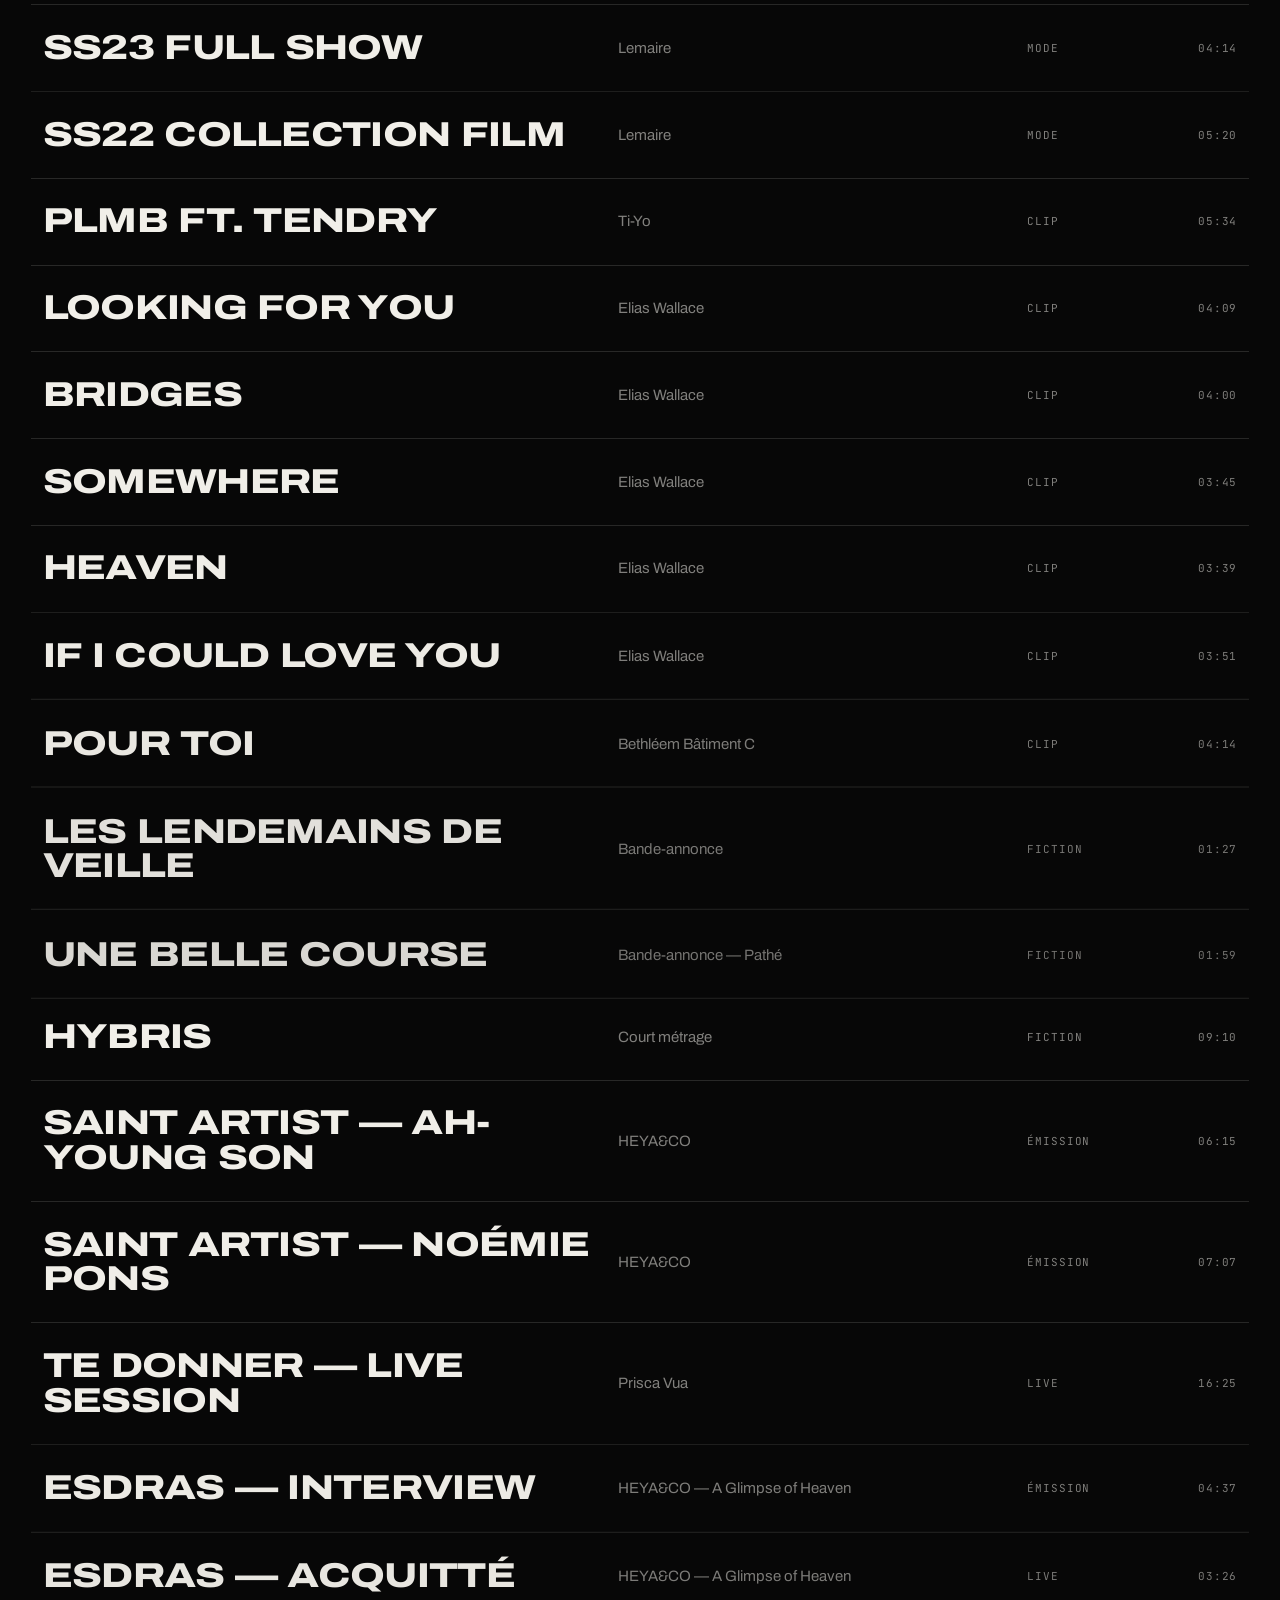
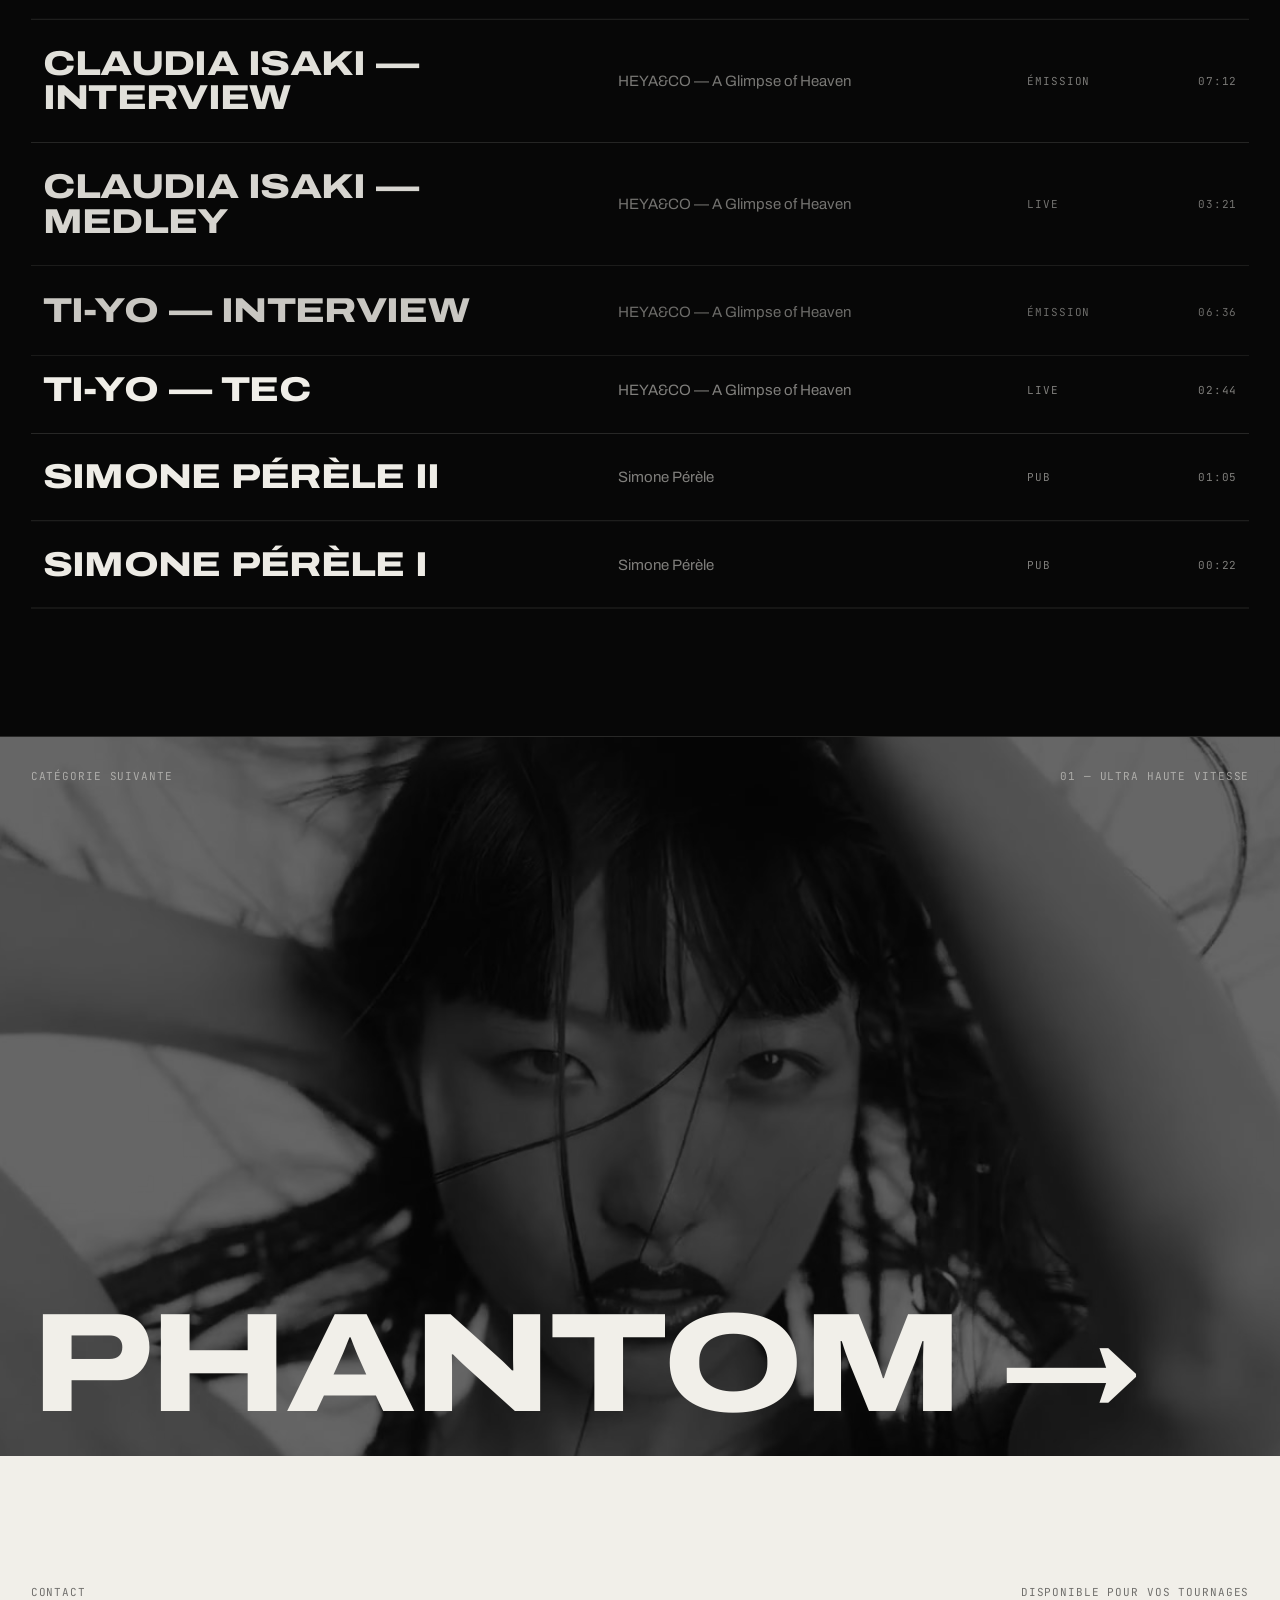
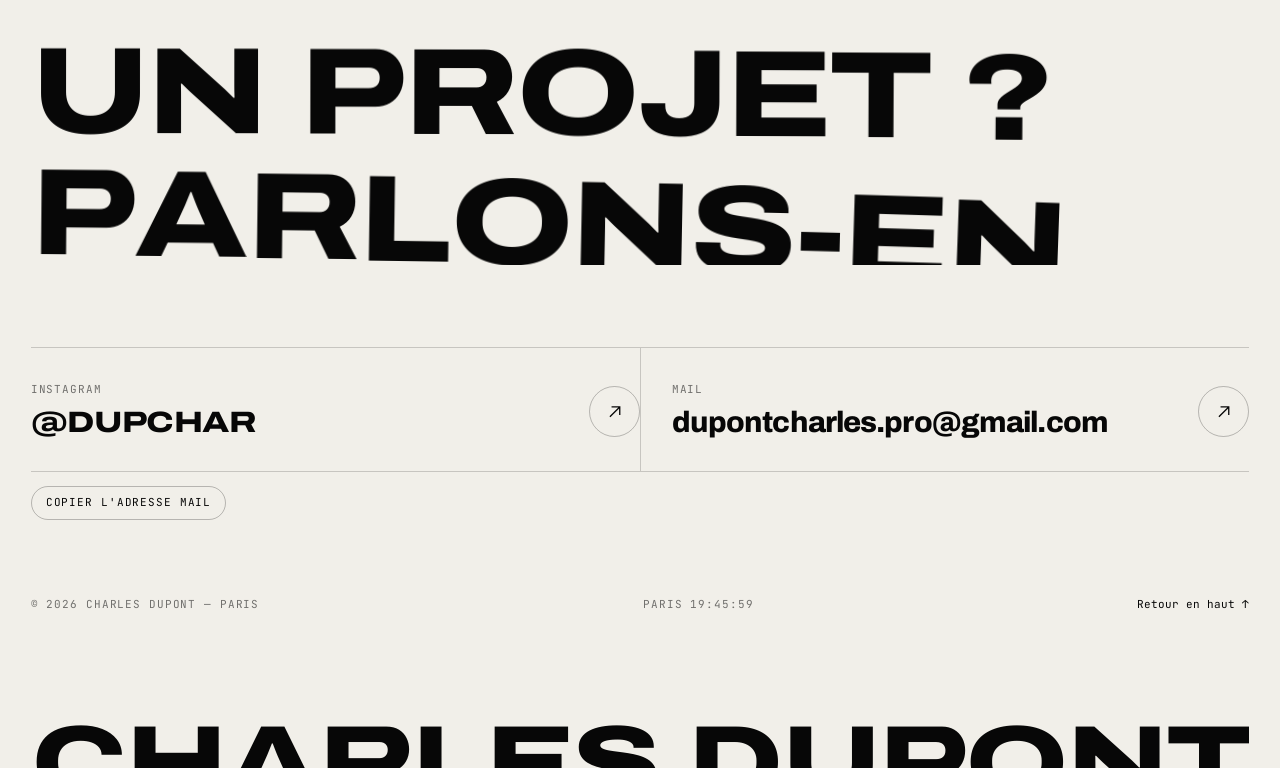
<file: portfolio/index.html>
<!DOCTYPE html>
<html lang="fr">
<head>
<meta charset="UTF-8">
<title>Charles Dupont</title>
<meta name="robots" content="noindex">
<link rel="canonical" href="https://www.charles-dupont.fr/autres-projets/">
<meta http-equiv="refresh" content="0; url=../autres-projets/">
</head>
<body style="background:#070707">
<script>location.replace("../autres-projets/" + location.hash);</script>
<a href="../autres-projets/" style="color:#f1efe9">Continuer</a>
</body>
</html>
</file>
<file: assets/css/style.css>
/* =========================================================
   Charles Dupont — Phantom OPV / Motion control
   ========================================================= */

:root {
  --bg: #070707;
  --bg-2: #0e0e0e;
  --fg: #f1efe9;
  --mute: rgba(241, 239, 233, 0.52);
  --faint: rgba(241, 239, 233, 0.28);
  --line: rgba(241, 239, 233, 0.14);
  --accent: #ff3d1f;
  --display: "Archivo", "Helvetica Neue", Arial, sans-serif;
  --mono: "JetBrains Mono", ui-monospace, Menlo, monospace;
  --gutter: clamp(16px, 2.4vw, 40px);
  --ease: cubic-bezier(0.76, 0, 0.24, 1);
  --ease-out: cubic-bezier(0.16, 1, 0.3, 1);
  --hdr: 76px;
  color-scheme: dark;
}

*,
*::before,
*::after {
  box-sizing: border-box;
}

html {
  -webkit-text-size-adjust: 100%;
  text-size-adjust: 100%;
}

html.lenis,
html.lenis body {
  height: auto;
}
.lenis.lenis-smooth {
  scroll-behavior: auto !important;
}
.lenis.lenis-stopped {
  overflow: hidden;
}

body {
  margin: 0;
  background: var(--bg);
  color: var(--fg);
  font-family: var(--display);
  font-size: 16px;
  line-height: 1.5;
  -webkit-font-smoothing: antialiased;
  -moz-osx-font-smoothing: grayscale;
  overflow-x: hidden;
}

body.no-scroll {
  overflow: hidden;
}

img,
video,
svg {
  display: block;
  max-width: 100%;
}

a {
  color: inherit;
  text-decoration: none;
}

button {
  font: inherit;
  color: inherit;
  background: none;
  border: 0;
  padding: 0;
  cursor: pointer;
}

::selection {
  background: var(--fg);
  color: var(--bg);
}

:focus-visible {
  outline: 1px solid var(--fg);
  outline-offset: 4px;
}

.sr-only {
  position: absolute;
  width: 1px;
  height: 1px;
  overflow: hidden;
  clip: rect(0 0 0 0);
  white-space: nowrap;
}

.mono {
  font-family: var(--mono);
  font-size: 11px;
  font-weight: 400;
  letter-spacing: 0.08em;
  text-transform: uppercase;
}

.xl {
  font-family: var(--display);
  font-stretch: 125%;
  font-weight: 800;
  text-transform: uppercase;
  line-height: 0.86;
  letter-spacing: -0.02em;
}

/* Découpage des titres (lettres / mots) */
.split-line {
  display: block;
  overflow: hidden;
  padding: 0.14em 0 0.06em;
  margin: -0.14em 0 -0.06em;
}
.split-word {
  display: inline-block;
  white-space: nowrap;
}
.split-char {
  display: inline-block;
  will-change: transform;
}

/* ---------- Grain ---------- */

.grain {
  position: fixed;
  inset: -50%;
  z-index: 90;
  pointer-events: none;
  opacity: 0.07;
  background-image: url("data:image/svg+xml,%3Csvg xmlns='http://www.w3.org/2000/svg' width='200' height='200'%3E%3Cfilter id='n'%3E%3CfeTurbulence type='fractalNoise' baseFrequency='.9' numOctaves='3' stitchTiles='stitch'/%3E%3CfeColorMatrix values='0 0 0 0 1 0 0 0 0 1 0 0 0 0 1 0 0 0 1 0'/%3E%3C/filter%3E%3Crect width='100%25' height='100%25' filter='url(%23n)'/%3E%3C/svg%3E");
  animation: grain 0.9s steps(6) infinite;
}

@keyframes grain {
  0% { transform: translate(0, 0); }
  20% { transform: translate(-4%, 3%); }
  40% { transform: translate(3%, -5%); }
  60% { transform: translate(-6%, -2%); }
  80% { transform: translate(5%, 4%); }
  100% { transform: translate(0, 0); }
}

/* ---------- Curseur ---------- */

.cursor {
  position: fixed;
  top: 0;
  left: 0;
  z-index: 95;
  pointer-events: none;
  display: none;
}

@media (hover: hover) and (pointer: fine) {
  .cursor {
    display: block;
  }
}

.cursor__dot,
.cursor__ring {
  position: absolute;
  top: 0;
  left: 0;
  border-radius: 50%;
}

.cursor__dot {
  width: 6px;
  height: 6px;
  background: var(--fg);
  mix-blend-mode: difference;
}

.cursor__ring {
  width: 36px;
  height: 36px;
  border: 1px solid rgba(241, 239, 233, 0.45);
  display: grid;
  place-items: center;
  transition: width 0.45s var(--ease-out), height 0.45s var(--ease-out), background-color 0.3s, border-color 0.3s;
}

.cursor__label {
  font-family: var(--mono);
  font-size: 10px;
  letter-spacing: 0.12em;
  text-transform: uppercase;
  color: var(--bg);
  opacity: 0;
  transition: opacity 0.2s;
}

.cursor.is-hover .cursor__ring {
  width: 64px;
  height: 64px;
  border-color: var(--fg);
}

.cursor.is-label .cursor__ring {
  width: 92px;
  height: 92px;
  background: var(--fg);
  border-color: var(--fg);
}

.cursor.is-label .cursor__label {
  opacity: 1;
}

.cursor.is-label .cursor__dot {
  opacity: 0;
}

/* ---------- Rideau de transition ---------- */

.curtain {
  position: fixed;
  inset: 0;
  z-index: 100;
  pointer-events: none;
  display: grid;
  place-items: center;
  background: var(--fg);
  color: var(--bg);
  transform: scaleY(0);
  transform-origin: bottom;
}

.curtain__label {
  font-family: var(--display);
  font-stretch: 125%;
  font-weight: 800;
  font-size: clamp(28px, 6vw, 88px);
  text-transform: uppercase;
  letter-spacing: -0.02em;
  overflow: hidden;
}

.curtain__label span {
  display: block;
}

html.is-entering .curtain {
  transform: scaleY(1);
}

/* ---------- Loader ---------- */

.loader {
  position: fixed;
  inset: 0;
  z-index: 110;
  display: none;
  background: var(--bg);
  color: var(--fg);
}

html.is-first .loader {
  display: block;
}

.loader__inner {
  position: absolute;
  left: var(--gutter);
  right: var(--gutter);
  bottom: var(--gutter);
}

.loader__count {
  display: flex;
  align-items: flex-end;
  justify-content: space-between;
  gap: 24px;
}

.loader__num {
  font-family: var(--display);
  font-stretch: 125%;
  font-weight: 800;
  font-size: clamp(72px, 18vw, 280px);
  line-height: 0.8;
  letter-spacing: -0.04em;
  font-variant-numeric: tabular-nums;
}

.loader__meta {
  text-align: right;
  color: var(--mute);
  padding-bottom: 0.6em;
}

.loader__bar {
  height: 1px;
  margin-top: 24px;
  background: var(--line);
  overflow: hidden;
}

.loader__bar span {
  display: block;
  height: 100%;
  background: var(--fg);
  transform: scaleX(0);
  transform-origin: left;
}

.loader__top {
  position: absolute;
  top: var(--gutter);
  left: var(--gutter);
  right: var(--gutter);
  display: flex;
  justify-content: space-between;
  color: var(--mute);
}

.rec {
  display: inline-flex;
  align-items: center;
  gap: 8px;
}

.rec::before {
  content: "";
  width: 8px;
  height: 8px;
  border-radius: 50%;
  background: var(--accent);
  animation: rec 1.2s steps(1) infinite;
}

@keyframes rec {
  50% { opacity: 0.15; }
}

/* ---------- En-tête ---------- */

.hdr {
  position: fixed;
  top: 0;
  left: 0;
  right: 0;
  z-index: 80;
  height: var(--hdr);
  padding: 0 var(--gutter);
  display: flex;
  align-items: center;
  justify-content: space-between;
  gap: 24px;
  mix-blend-mode: difference;
  color: #fff;
  transition: transform 0.6s var(--ease);
}

.hdr.is-hidden {
  transform: translateY(-100%);
}

.logo {
  display: inline-flex;
  align-items: center;
  gap: 14px;
}

.logo__mark {
  width: 40px;
  height: 40px;
  display: grid;
  place-items: center;
  background: #fff;
  color: #000;
  font-stretch: 125%;
  font-weight: 800;
  font-size: 15px;
  letter-spacing: -0.04em;
  transition: transform 0.6s var(--ease);
}

.logo:hover .logo__mark {
  transform: rotate(90deg);
}

.logo__name {
  font-stretch: 125%;
  font-weight: 700;
  font-size: 13px;
  letter-spacing: 0.02em;
  text-transform: uppercase;
  line-height: 1.1;
}

.logo__name small {
  display: block;
  font-family: var(--mono);
  font-weight: 400;
  font-stretch: 100%;
  font-size: 10px;
  letter-spacing: 0.1em;
  opacity: 0.6;
}

.nav {
  display: flex;
  align-items: center;
  gap: clamp(18px, 2.6vw, 40px);
}

.nav a {
  position: relative;
  font-stretch: 125%;
  font-weight: 700;
  font-size: 13px;
  text-transform: uppercase;
  letter-spacing: 0.01em;
  padding: 6px 0;
}

.nav a::after {
  content: "";
  position: absolute;
  left: 0;
  right: 0;
  bottom: 0;
  height: 1px;
  background: currentColor;
  transform: scaleX(0);
  transform-origin: right;
  transition: transform 0.5s var(--ease);
}

.nav a:hover::after,
.nav a[aria-current="page"]::after {
  transform: scaleX(1);
  transform-origin: left;
}

.nav__clock {
  font-family: var(--mono);
  font-size: 11px;
  letter-spacing: 0.08em;
  opacity: 0.6;
  font-variant-numeric: tabular-nums;
  min-width: 15ch;
  text-align: right;
}

.burger {
  display: none;
  width: 44px;
  height: 44px;
  position: relative;
}

.burger span {
  position: absolute;
  left: 10px;
  right: 10px;
  height: 1.5px;
  background: currentColor;
  transition: transform 0.5s var(--ease), top 0.5s var(--ease);
}

.burger span:nth-child(1) { top: 17px; }
.burger span:nth-child(2) { top: 26px; }

.burger[aria-expanded="true"] span:nth-child(1) { top: 21px; transform: rotate(45deg); }
.burger[aria-expanded="true"] span:nth-child(2) { top: 21px; transform: rotate(-45deg); }

/* Menu plein écran (mobile) */

.menu {
  position: fixed;
  inset: 0;
  z-index: 79;
  background: var(--bg);
  padding: calc(var(--hdr) + 24px) var(--gutter) var(--gutter);
  display: flex;
  flex-direction: column;
  justify-content: space-between;
  clip-path: inset(0 0 100% 0);
  transition: clip-path 0.8s var(--ease);
  visibility: hidden;
}

.menu.is-open {
  clip-path: inset(0 0 0 0);
  visibility: visible;
}

.menu__links {
  list-style: none;
  margin: 0;
  padding: 0;
}

.menu__links li {
  overflow: hidden;
  border-bottom: 1px solid var(--line);
}

.menu__links a {
  display: flex;
  align-items: baseline;
  gap: 14px;
  padding: 14px 0;
  font-stretch: 125%;
  font-weight: 800;
  font-size: clamp(30px, 9vw, 64px);
  line-height: 1;
  text-transform: uppercase;
  letter-spacing: -0.02em;
  transform: translateY(105%);
  transition: transform 0.8s var(--ease);
}

.menu__links a small {
  font-family: var(--mono);
  font-size: 11px;
  font-weight: 400;
  font-stretch: 100%;
  letter-spacing: 0.08em;
  color: var(--mute);
}

.menu.is-open .menu__links a {
  transform: none;
}

.menu.is-open .menu__links li:nth-child(2) a { transition-delay: 0.06s; }
.menu.is-open .menu__links li:nth-child(3) a { transition-delay: 0.12s; }
.menu.is-open .menu__links li:nth-child(4) a { transition-delay: 0.18s; }

.menu__foot {
  display: flex;
  flex-direction: column;
  gap: 6px;
  color: var(--mute);
}

.menu__foot a {
  color: var(--fg);
}

/* ---------- Commun ---------- */

.section {
  position: relative;
  padding: clamp(80px, 12vw, 180px) var(--gutter);
}

.eyebrow {
  display: flex;
  align-items: center;
  gap: 12px;
  color: var(--mute);
  margin-bottom: clamp(24px, 3vw, 44px);
}

.eyebrow::before {
  content: "";
  width: 28px;
  height: 1px;
  background: currentColor;
}

.anim [data-split],
.anim [data-hero-title],
.anim [data-hero-sub],
.anim .hud {
  visibility: hidden;
}

[data-reveal] {
  opacity: 0;
  transform: translateY(40px);
}

.no-js [data-reveal],
.reduced [data-reveal] {
  opacity: 1;
  transform: none;
}

.arrow-link {
  display: inline-flex;
  align-items: center;
  gap: 12px;
  font-stretch: 125%;
  font-weight: 700;
  font-size: 13px;
  text-transform: uppercase;
}

.arrow-link svg {
  width: 16px;
  height: 16px;
  transition: transform 0.5s var(--ease);
}

.arrow-link:hover svg {
  transform: translateX(6px);
}

/* ---------- Accueil : hero ---------- */

.hero {
  position: relative;
  height: 100vh;
  height: 100svh;
  min-height: 560px;
  overflow: hidden;
}

.hero__media {
  position: absolute;
  inset: 0;
  overflow: hidden;
  will-change: clip-path, transform;
}

.hero__media video,
.hero__media img {
  width: 100%;
  height: 100%;
  object-fit: cover;
}

.hero__media::after {
  content: "";
  position: absolute;
  inset: 0;
  background:
    radial-gradient(ellipse at center, transparent 30%, rgba(0, 0, 0, 0.55) 100%),
    linear-gradient(to bottom, rgba(0, 0, 0, 0.35), transparent 25%, transparent 55%, rgba(0, 0, 0, 0.75));
}

/* Viseur caméra */
.hud {
  position: absolute;
  inset: calc(var(--hdr) + 8px) var(--gutter) var(--gutter);
  pointer-events: none;
  color: var(--fg);
}

.hud__corner {
  position: absolute;
  width: 22px;
  height: 22px;
  border-color: rgba(241, 239, 233, 0.7);
  border-style: solid;
  border-width: 0;
}

.hud__corner--tl { top: 0; left: 0; border-top-width: 1px; border-left-width: 1px; }
.hud__corner--tr { top: 0; right: 0; border-top-width: 1px; border-right-width: 1px; }
.hud__corner--bl { bottom: 0; left: 0; border-bottom-width: 1px; border-left-width: 1px; }
.hud__corner--br { bottom: 0; right: 0; border-bottom-width: 1px; border-right-width: 1px; }

.hud__cross {
  position: absolute;
  top: 50%;
  left: 50%;
  width: 18px;
  height: 18px;
  transform: translate(-50%, -50%);
  opacity: 0.5;
}

.hud__cross::before,
.hud__cross::after {
  content: "";
  position: absolute;
  background: var(--fg);
}

.hud__cross::before { left: 50%; top: 0; bottom: 0; width: 1px; }
.hud__cross::after { top: 50%; left: 0; right: 0; height: 1px; }

.hud__row {
  position: absolute;
  left: 34px;
  right: 34px;
  display: flex;
  justify-content: space-between;
  gap: 16px;
}

.hud__row--top { top: 4px; }

.hud__tc {
  font-variant-numeric: tabular-nums;
}

.hero__content {
  position: absolute;
  left: var(--gutter);
  right: var(--gutter);
  bottom: calc(var(--gutter) + 40px);
}

.hero__title {
  margin: 0;
  font-size: clamp(54px, 13.4vw, 250px);
}

.hero__sub {
  display: flex;
  flex-wrap: wrap;
  align-items: center;
  justify-content: space-between;
  gap: 16px 32px;
  margin-top: clamp(18px, 2.4vw, 36px);
}

.hero__jobs {
  display: flex;
  flex-wrap: wrap;
  align-items: center;
  gap: 10px 18px;
  margin: 0;
  font-stretch: 125%;
  font-weight: 700;
  font-size: clamp(15px, 1.7vw, 26px);
  text-transform: uppercase;
  letter-spacing: -0.01em;
}

.hero__jobs i {
  width: 8px;
  height: 8px;
  background: var(--accent);
  border-radius: 50%;
}

.hero__jobs span {
  display: inline-block;
}

.hero__place {
  color: var(--mute);
}

.scroll-cue {
  position: absolute;
  left: 50%;
  bottom: calc(var(--gutter) + 4px);
  transform: translateX(-50%);
  display: flex;
  flex-direction: column;
  align-items: center;
  gap: 10px;
  color: var(--mute);
}

.scroll-cue span:last-child {
  width: 1px;
  height: 34px;
  background: var(--line);
  position: relative;
  overflow: hidden;
}

.scroll-cue span:last-child::after {
  content: "";
  position: absolute;
  left: 0;
  top: -100%;
  width: 100%;
  height: 100%;
  background: var(--fg);
  animation: cue 1.8s var(--ease) infinite;
}

@keyframes cue {
  to { top: 100%; }
}

/* ---------- Accueil : mots épinglés ---------- */

.words {
  position: relative;
  height: 100vh;
  height: 100svh;
  overflow: hidden;
  background: #000;
}

.words__media {
  position: absolute;
  inset: 0;
}

.words__media video {
  position: absolute;
  inset: 0;
  width: 100%;
  height: 100%;
  object-fit: cover;
  opacity: 0;
}

.words__media video:first-child {
  opacity: 1;
}

.words__media::after {
  content: "";
  position: absolute;
  inset: 0;
  background: rgba(0, 0, 0, 0.45);
}

.words__stage {
  position: absolute;
  inset: 0;
  display: grid;
  place-items: center;
  text-align: center;
  padding: 0 var(--gutter);
}

.words__item {
  grid-area: 1 / 1;
  margin: 0;
  font-size: clamp(40px, 10vw, 190px);
  opacity: 0;
}

.words__item small {
  display: block;
  margin-bottom: 1.4em;
  font-family: var(--mono);
  font-weight: 400;
  font-stretch: 100%;
  font-size: 11px;
  letter-spacing: 0.12em;
  color: var(--mute);
}

.words__frame {
  position: absolute;
  left: var(--gutter);
  right: var(--gutter);
  bottom: var(--gutter);
  display: flex;
  justify-content: space-between;
  align-items: flex-end;
  gap: 24px;
  color: var(--mute);
}

.words__progress {
  flex: 1;
  max-width: 320px;
  height: 1px;
  background: var(--line);
  position: relative;
}

.words__progress span {
  position: absolute;
  inset: 0;
  background: var(--fg);
  transform: scaleX(0);
  transform-origin: left;
}

.words__frames {
  font-variant-numeric: tabular-nums;
}

/* ---------- Accueil : texte ---------- */

.about {
  display: grid;
  grid-template-columns: minmax(0, 3fr) minmax(0, 9fr);
  gap: 40px;
}

.about__text {
  margin: 0;
  font-stretch: 112%;
  font-weight: 600;
  font-size: clamp(26px, 3.9vw, 64px);
  line-height: 1.08;
  letter-spacing: -0.025em;
  text-indent: 2.2em;
}

.about__text .w {
  opacity: 0.16;
}

.reduced .about__text .w,
.no-js .about__text .w {
  opacity: 1;
}

.about__text em {
  font-style: normal;
  color: var(--accent);
}

.about__meta {
  display: grid;
  grid-template-columns: repeat(3, minmax(0, 1fr));
  gap: 24px;
  margin-top: clamp(48px, 6vw, 96px);
  padding-top: 24px;
  border-top: 1px solid var(--line);
}

.about__meta dt {
  color: var(--mute);
  margin-bottom: 8px;
}

.about__meta dd {
  margin: 0;
  font-stretch: 125%;
  font-weight: 700;
  font-size: clamp(16px, 1.5vw, 22px);
  text-transform: uppercase;
}

/* ---------- Accueil : matériel 3D ---------- */

.gear {
  padding-top: 0;
}

.gear__head {
  display: flex;
  justify-content: space-between;
  align-items: flex-end;
  gap: 24px;
  margin-bottom: clamp(32px, 4vw, 64px);
}

.gear__title {
  margin: 0;
  font-size: clamp(34px, 6.2vw, 108px);
}

.gear__list {
  display: grid;
  grid-template-columns: repeat(3, minmax(0, 1fr));
  gap: clamp(12px, 1.6vw, 24px);
}

.gear__stage {
  position: relative;
  aspect-ratio: 4 / 5;
  background:
    radial-gradient(ellipse at 50% 38%, rgba(241, 239, 233, 0.07), transparent 65%),
    var(--bg-2);
  border: 1px solid var(--line);
  overflow: hidden;
}

.gear__stage canvas {
  position: absolute;
  inset: 0;
  width: 100%;
  height: 100%;
  cursor: grab;
  touch-action: pan-y;
}

.gear__item.is-grabbing canvas {
  cursor: grabbing;
}

.gear__stage::before,
.gear__stage::after {
  content: "";
  position: absolute;
  z-index: 1;
  width: 16px;
  height: 16px;
  border: 0 solid rgba(241, 239, 233, 0.5);
  pointer-events: none;
}

.gear__stage::before {
  top: 12px;
  left: 12px;
  border-top-width: 1px;
  border-left-width: 1px;
}

.gear__stage::after {
  right: 12px;
  bottom: 12px;
  border-right-width: 1px;
  border-bottom-width: 1px;
}

.gear__hint {
  position: absolute;
  z-index: 1;
  top: 14px;
  right: 16px;
  color: var(--mute);
  pointer-events: none;
}

.gear__item.no-webgl .gear__hint {
  display: none;
}

.gear__info {
  padding-top: 18px;
}

.gear__kicker {
  margin: 0 0 10px;
  color: var(--mute);
}

.gear__name {
  margin: 0;
  font-stretch: 125%;
  font-weight: 800;
  font-size: clamp(22px, 2.2vw, 36px);
  line-height: 1;
  text-transform: uppercase;
  letter-spacing: -0.02em;
}

.gear__desc {
  max-width: 40ch;
  margin: 12px 0 18px;
  color: var(--mute);
  font-size: 15px;
  line-height: 1.45;
}

.gear__specs {
  display: grid;
  grid-template-columns: repeat(3, minmax(0, 1fr));
  gap: 12px;
  margin: 0;
  padding-top: 14px;
  border-top: 1px solid var(--line);
}

.gear__specs dt {
  color: var(--mute);
  margin-bottom: 4px;
}

.gear__specs dd {
  margin: 0;
  color: var(--fg);
}

@media (max-width: 1024px) {
  .gear__list {
    grid-template-columns: minmax(0, 1fr);
    max-width: 560px;
  }

  .gear__stage {
    aspect-ratio: 1 / 1;
  }
}

@media (max-width: 767px) {
  .gear__head {
    flex-direction: column;
    align-items: flex-start;
  }
}

/* ---------- Bandeau défilant ---------- */

.marquee {
  overflow: hidden;
  border-top: 1px solid var(--line);
  border-bottom: 1px solid var(--line);
  padding: clamp(18px, 2.2vw, 32px) 0;
  white-space: nowrap;
}

.marquee__track {
  display: inline-flex;
  will-change: transform;
}

.marquee__group {
  display: inline-flex;
  align-items: center;
  flex-shrink: 0;
}

.marquee__item {
  font-size: clamp(44px, 8vw, 140px);
  padding: 0 0.35em;
}

.marquee__item--outline {
  color: transparent;
  -webkit-text-stroke: 1px var(--fg);
}

.marquee__star {
  width: clamp(22px, 3vw, 48px);
  height: clamp(22px, 3vw, 48px);
  color: var(--accent);
  flex-shrink: 0;
}

/* ---------- Accueil : disciplines ---------- */

.disc__head {
  display: flex;
  justify-content: space-between;
  align-items: flex-end;
  gap: 24px;
  margin-bottom: clamp(32px, 4vw, 64px);
}

.disc__title {
  margin: 0;
  font-size: clamp(40px, 7.4vw, 128px);
}

.disc__list {
  display: flex;
  gap: 10px;
  height: min(78vh, 760px);
}

.disc__panel {
  position: relative;
  flex: 1 1 0;
  min-width: 0;
  overflow: hidden;
  background: var(--bg-2);
  transition: flex-grow 0.9s var(--ease);
  isolation: isolate;
}

.disc__list:hover .disc__panel {
  flex-grow: 0.75;
}

.disc__list .disc__panel:hover {
  flex-grow: 2.2;
}

.disc__media {
  position: absolute;
  inset: 0;
  z-index: -1;
}

.disc__media img,
.disc__media video {
  position: absolute;
  inset: 0;
  width: 100%;
  height: 100%;
  object-fit: cover;
  transition: transform 1.2s var(--ease), filter 0.9s var(--ease), opacity 0.6s;
}

.disc__media img {
  filter: grayscale(1) brightness(0.55);
}

.disc__media video {
  opacity: 0;
}

.disc__panel:hover .disc__media img,
.disc__panel.is-playing .disc__media img {
  filter: grayscale(0) brightness(0.8);
  transform: scale(1.06);
}

.disc__panel:hover .disc__media video,
.disc__panel.is-playing .disc__media video {
  opacity: 1;
  transform: scale(1.06);
}

.disc__media::after {
  content: "";
  position: absolute;
  inset: 0;
  background: linear-gradient(to top, rgba(0, 0, 0, 0.8), transparent 55%);
}

.disc__inner {
  position: absolute;
  inset: 0;
  padding: clamp(18px, 2vw, 32px);
  display: flex;
  flex-direction: column;
  justify-content: space-between;
}

.disc__top {
  display: flex;
  justify-content: space-between;
  gap: 12px;
  color: var(--mute);
}

.disc__name {
  margin: 4px 0 0;
  font-size: clamp(28px, 2.9vw, 52px);
}

.disc__desc {
  max-width: 34ch;
  margin: 16px 0 22px;
  color: var(--mute);
  font-size: 15px;
  line-height: 1.45;
  opacity: 0;
  transform: translateY(16px);
  transition: opacity 0.5s, transform 0.7s var(--ease);
}

.disc__panel:hover .disc__desc {
  opacity: 1;
  transform: none;
  transition-delay: 0.2s;
}

/* ---------- Accueil : sélection horizontale ---------- */

.reel {
  position: relative;
  overflow: hidden;
  padding: clamp(80px, 10vw, 140px) 0;
}

.reel__head {
  display: flex;
  justify-content: space-between;
  align-items: flex-end;
  gap: 24px;
  padding: 0 var(--gutter);
  margin-bottom: clamp(32px, 4vw, 56px);
}

.reel__title {
  margin: 0;
  font-size: clamp(40px, 7.4vw, 128px);
}

.reel__track {
  display: flex;
  gap: clamp(12px, 1.6vw, 24px);
  padding: 0 var(--gutter);
  width: max-content;
  will-change: transform;
}

.reel__card {
  position: relative;
  width: clamp(280px, 44vw, 760px);
  flex-shrink: 0;
  text-align: left;
}

.reel__card:nth-child(even) {
  margin-top: clamp(30px, 6vw, 100px);
}

.reel__thumb {
  position: relative;
  display: block;
  aspect-ratio: 16 / 9;
  overflow: hidden;
  background: var(--bg-2);
}

.reel__thumb img {
  width: 100%;
  height: 100%;
  object-fit: cover;
  transform: scale(1.12);
  transition: transform 1.2s var(--ease-out), filter 0.6s;
  filter: grayscale(0.4);
}

.reel__card:hover .reel__thumb img {
  transform: scale(1.02);
  filter: none;
}

.reel__info {
  display: flex;
  justify-content: space-between;
  align-items: baseline;
  gap: 16px;
  margin-top: 16px;
}

.reel__name {
  display: block;
  font-stretch: 125%;
  font-weight: 800;
  font-size: clamp(16px, 1.6vw, 24px);
  text-transform: uppercase;
  line-height: 1.05;
}

.reel__name small {
  display: block;
  margin-top: 6px;
  font-family: var(--mono);
  font-weight: 400;
  font-stretch: 100%;
  font-size: 11px;
  letter-spacing: 0.08em;
  color: var(--mute);
}

.reel__num {
  color: var(--mute);
}

/* ---------- Pages catégories : hero ---------- */

.phero {
  position: relative;
  min-height: 100vh;
  min-height: 100svh;
  padding: calc(var(--hdr) + 40px) var(--gutter) var(--gutter);
  display: flex;
  flex-direction: column;
  justify-content: flex-end;
  overflow: hidden;
}

.phero__media {
  position: absolute;
  inset: 0;
  z-index: -1;
}

.phero__media video,
.phero__media img {
  width: 100%;
  height: 100%;
  object-fit: cover;
}

.phero__media::after {
  content: "";
  position: absolute;
  inset: 0;
  background: linear-gradient(to bottom, rgba(7, 7, 7, 0.5), rgba(7, 7, 7, 0.35) 40%, var(--bg));
}

.phero__top {
  display: flex;
  justify-content: space-between;
  gap: 24px;
  color: var(--mute);
  margin-bottom: auto;
  padding-top: 20px;
}

.phero__title {
  margin: 0;
  font-size: var(--title-size, clamp(48px, 14vw, 260px));
  white-space: nowrap;
}

.phero__bottom {
  display: grid;
  grid-template-columns: minmax(0, 1fr) auto;
  align-items: end;
  gap: 24px 40px;
  margin-top: clamp(24px, 3vw, 44px);
  padding-top: 20px;
  border-top: 1px solid var(--line);
}

.phero__desc {
  max-width: 46ch;
  margin: 0;
  font-size: clamp(16px, 1.4vw, 21px);
  line-height: 1.4;
  color: var(--mute);
}

.phero__desc strong {
  color: var(--fg);
  font-weight: 600;
}

.phero__count {
  display: flex;
  align-items: baseline;
  gap: 10px;
  color: var(--mute);
}

.phero__count b {
  font-stretch: 125%;
  font-weight: 800;
  font-size: clamp(36px, 4vw, 64px);
  line-height: 1;
  color: var(--fg);
  font-variant-numeric: tabular-nums;
}

/* ---------- Pages catégories : barre d'outils ---------- */

.works {
  padding: clamp(40px, 6vw, 96px) var(--gutter) clamp(80px, 10vw, 160px);
}

.toolbar {
  display: flex;
  flex-wrap: wrap;
  align-items: center;
  justify-content: space-between;
  gap: 16px;
  margin-bottom: clamp(20px, 3vw, 40px);
}

.filters,
.views {
  display: flex;
  flex-wrap: wrap;
  gap: 8px;
}

.chip {
  display: inline-flex;
  align-items: center;
  gap: 8px;
  height: 34px;
  padding: 0 14px;
  border: 1px solid var(--line);
  border-radius: 999px;
  font-family: var(--mono);
  font-size: 11px;
  letter-spacing: 0.08em;
  text-transform: uppercase;
  color: var(--mute);
  transition: color 0.3s, background-color 0.3s, border-color 0.3s;
}

.chip sup {
  font-size: 9px;
  opacity: 0.7;
}

.chip:hover {
  color: var(--fg);
  border-color: var(--faint);
}

.chip[aria-pressed="true"] {
  background: var(--fg);
  border-color: var(--fg);
  color: var(--bg);
}

/* ---------- Liste des projets ---------- */

.plist {
  list-style: none;
  margin: 0;
  padding: 0;
  border-top: 1px solid var(--line);
}

.prow {
  border-bottom: 1px solid var(--line);
}

.prow__btn {
  position: relative;
  width: 100%;
  display: grid;
  grid-template-columns: minmax(0, 1fr) minmax(0, 0.7fr) 110px 80px;
  align-items: center;
  gap: 20px;
  padding: clamp(18px, 2vw, 30px) 12px;
  text-align: left;
  overflow: hidden;
  isolation: isolate;
}

.prow__btn::before {
  content: "";
  position: absolute;
  inset: 0;
  z-index: -1;
  background: var(--fg);
  transform: scaleY(0);
  transform-origin: bottom;
  transition: transform 0.55s var(--ease);
}

.prow__btn:hover::before,
.prow__btn:focus-visible::before {
  transform: scaleY(1);
  transform-origin: top;
}

.prow__btn:hover,
.prow__btn:focus-visible {
  color: var(--bg);
}

.prow__btn:hover .prow__muted,
.prow__btn:focus-visible .prow__muted {
  color: rgba(7, 7, 7, 0.6);
}

.prow__num,
.prow__muted {
  color: var(--mute);
  transition: color 0.3s;
}

.prow__title {
  font-stretch: 125%;
  font-weight: 800;
  font-size: clamp(20px, 2.7vw, 46px);
  line-height: 1;
  text-transform: uppercase;
  letter-spacing: -0.02em;
  transition: transform 0.6s var(--ease);
}

.prow__btn:hover .prow__title {
  transform: translateX(14px);
}

.prow__client {
  font-size: 15px;
}

.prow__dur {
  text-align: right;
  font-variant-numeric: tabular-nums;
}

.prow__thumb {
  display: none;
}

/* Aperçu flottant qui suit le curseur */
.preview {
  position: fixed;
  top: 0;
  left: 0;
  z-index: 70;
  width: clamp(260px, 26vw, 460px);
  aspect-ratio: 16 / 9;
  pointer-events: none;
  overflow: hidden;
  clip-path: inset(50% 50% 50% 50%);
  transition: clip-path 0.6s var(--ease);
  background: var(--bg-2);
}

.preview.is-visible {
  clip-path: inset(0 0 0 0);
}

.preview img {
  position: absolute;
  inset: 0;
  width: 100%;
  height: 100%;
  object-fit: cover;
}

/* Vue grille */
.pgrid {
  display: grid;
  grid-template-columns: repeat(3, minmax(0, 1fr));
  gap: clamp(28px, 3vw, 48px) clamp(12px, 1.6vw, 24px);
  list-style: none;
  margin: 0;
  padding: 0;
}

.pcard__btn {
  width: 100%;
  text-align: left;
}

.pcard__thumb {
  position: relative;
  display: block;
  aspect-ratio: 16 / 9;
  overflow: hidden;
  background: var(--bg-2);
}

.pcard__thumb img {
  width: 100%;
  height: 100%;
  object-fit: cover;
  transform: scale(1.04);
  transition: transform 1.1s var(--ease-out), filter 0.5s;
}

.pcard__btn:hover .pcard__thumb img {
  transform: scale(1.12);
  filter: brightness(0.7);
}

.pcard__play {
  position: absolute;
  top: 50%;
  left: 50%;
  width: 64px;
  height: 64px;
  margin: -32px 0 0 -32px;
  display: grid;
  place-items: center;
  border-radius: 50%;
  background: var(--fg);
  color: var(--bg);
  transform: scale(0);
  transition: transform 0.5s var(--ease);
}

.pcard__play svg {
  width: 14px;
  height: 14px;
  margin-left: 3px;
}

.pcard__btn:hover .pcard__play,
.pcard__btn:focus-visible .pcard__play {
  transform: scale(1);
}

.pcard__tag {
  position: absolute;
  top: 12px;
  left: 12px;
  padding: 4px 8px;
  background: rgba(7, 7, 7, 0.7);
  backdrop-filter: blur(6px);
  -webkit-backdrop-filter: blur(6px);
}

.pcard__dur {
  position: absolute;
  bottom: 12px;
  right: 12px;
  padding: 4px 8px;
  background: rgba(7, 7, 7, 0.7);
  backdrop-filter: blur(6px);
  -webkit-backdrop-filter: blur(6px);
}

.pcard__info {
  display: flex;
  gap: 14px;
  margin-top: 14px;
}

.pcard__num {
  color: var(--mute);
  padding-top: 3px;
}

.pcard__title {
  display: block;
  font-stretch: 125%;
  font-weight: 800;
  font-size: clamp(16px, 1.4vw, 21px);
  line-height: 1.05;
  text-transform: uppercase;
}

.pcard__client {
  display: block;
  margin-top: 6px;
  color: var(--mute);
  font-size: 14px;
}

.works__empty {
  padding: 60px 0;
  color: var(--mute);
}

/* ---------- Catégorie suivante ---------- */

.next {
  position: relative;
  display: block;
  height: 80vh;
  min-height: 460px;
  overflow: hidden;
  border-top: 1px solid var(--line);
}

.next__media {
  position: absolute;
  inset: 0;
}

.next__media img,
.next__media video {
  position: absolute;
  inset: 0;
  width: 100%;
  height: 100%;
  object-fit: cover;
  filter: grayscale(1) brightness(0.4);
  transform: scale(1.1);
  transition: filter 1s var(--ease), transform 1.4s var(--ease);
}

.next__media video {
  opacity: 0;
  transition: opacity 0.6s, filter 1s var(--ease), transform 1.4s var(--ease);
}

.next:hover .next__media img,
.next:hover .next__media video {
  filter: grayscale(0) brightness(0.65);
  transform: scale(1);
}

.next:hover .next__media video {
  opacity: 1;
}

.next__inner {
  position: absolute;
  inset: 0;
  padding: var(--gutter);
  display: flex;
  flex-direction: column;
  justify-content: space-between;
}

.next__top {
  display: flex;
  justify-content: space-between;
  color: var(--mute);
}

.next__title {
  margin: 0;
  font-size: clamp(44px, 11vw, 200px);
  white-space: nowrap;
}

.next__title span {
  display: inline-block;
  transition: transform 0.9s var(--ease);
}

.next:hover .next__title span {
  transform: translateX(3vw);
}

/* ---------- Pied de page ---------- */

.ftr {
  position: relative;
  padding: clamp(80px, 10vw, 140px) var(--gutter) var(--gutter);
  background: var(--fg);
  color: var(--bg);
  overflow: hidden;
}

.ftr ::selection {
  background: var(--bg);
  color: var(--fg);
}

.ftr__eyebrow {
  display: flex;
  justify-content: space-between;
  gap: 24px;
  color: rgba(7, 7, 7, 0.55);
}

.ftr__cta {
  margin: clamp(20px, 3vw, 40px) 0 clamp(48px, 7vw, 110px);
  font-size: clamp(28px, 9.6vw, 184px);
}

.ftr__links {
  display: grid;
  grid-template-columns: repeat(2, minmax(0, 1fr));
  border-top: 1px solid rgba(7, 7, 7, 0.18);
}

.ftr__link {
  position: relative;
  display: flex;
  justify-content: space-between;
  align-items: flex-end;
  gap: 20px;
  padding: clamp(22px, 2.6vw, 40px) 0;
  border-bottom: 1px solid rgba(7, 7, 7, 0.18);
  overflow: hidden;
}

.ftr__link + .ftr__link {
  padding-left: clamp(16px, 2.4vw, 40px);
  border-left: 1px solid rgba(7, 7, 7, 0.18);
}

.ftr__label {
  display: block;
  color: rgba(7, 7, 7, 0.55);
  margin-bottom: 10px;
}

.ftr__value {
  display: block;
  font-stretch: 125%;
  font-weight: 800;
  font-size: clamp(18px, 2.3vw, 40px);
  line-height: 1;
  text-transform: uppercase;
  letter-spacing: -0.02em;
  word-break: break-word;
}

.ftr__value--mail {
  font-stretch: 100%;
  text-transform: none;
  letter-spacing: -0.03em;
}

.ftr__arrow {
  flex-shrink: 0;
  width: clamp(36px, 4vw, 64px);
  height: clamp(36px, 4vw, 64px);
  display: grid;
  place-items: center;
  border-radius: 50%;
  border: 1px solid rgba(7, 7, 7, 0.25);
  transition: background-color 0.4s, color 0.4s, transform 0.6s var(--ease);
}

.ftr__arrow svg {
  width: 40%;
  height: 40%;
}

.ftr__link:hover .ftr__arrow {
  background: var(--bg);
  color: var(--fg);
  transform: rotate(45deg);
}

.ftr__copy {
  margin-top: 14px;
  height: 34px;
  padding: 0 14px;
  border: 1px solid rgba(7, 7, 7, 0.25);
  border-radius: 999px;
  color: var(--bg);
  transition: background-color 0.3s, color 0.3s;
}

.ftr__copy:hover {
  background: var(--bg);
  color: var(--fg);
}

.ftr__bottom {
  display: flex;
  flex-wrap: wrap;
  justify-content: space-between;
  align-items: center;
  gap: 16px;
  margin-top: clamp(48px, 6vw, 96px);
  color: rgba(7, 7, 7, 0.55);
}

.ftr__bottom a,
.ftr__bottom button {
  color: var(--bg);
}

.ftr__top {
  display: inline-flex;
  align-items: center;
  gap: 8px;
}

.ftr__giant {
  margin: clamp(32px, 4vw, 64px) 0 -0.12em;
  font-size: var(--title-size, 13vw);
  line-height: 0.78;
  white-space: nowrap;
  color: var(--bg);
  text-align: center;
}

/* ---------- Lecteur vidéo ---------- */

.player {
  position: fixed;
  inset: 0;
  z-index: 85;
  display: grid;
  grid-template-rows: auto minmax(0, 1fr) auto;
  background: rgba(5, 5, 5, 0.97);
  clip-path: inset(100% 0 0 0);
  visibility: hidden;
  transition: clip-path 0.8s var(--ease), visibility 0s 0.8s;
}

.player.is-open {
  clip-path: inset(0 0 0 0);
  visibility: visible;
  transition: clip-path 0.8s var(--ease), visibility 0s;
}

.player__top,
.player__bottom {
  display: flex;
  justify-content: space-between;
  align-items: center;
  gap: 16px;
  padding: 18px var(--gutter);
}

.player__count {
  color: var(--mute);
  font-variant-numeric: tabular-nums;
}

.player__close {
  display: inline-flex;
  align-items: center;
  gap: 12px;
  height: 44px;
  padding: 0 4px;
}

.player__close svg {
  width: 18px;
  height: 18px;
  transition: transform 0.5s var(--ease);
}

.player__close:hover svg {
  transform: rotate(90deg);
}

.player__stage {
  display: grid;
  place-items: center;
  padding: 0 var(--gutter);
  min-height: 0;
}

.player__frame {
  --ratio: 1.7778;
  position: relative;
  width: min(100%, calc((100vh - 220px) * var(--ratio)));
  width: min(100%, calc((100svh - 220px) * var(--ratio)));
  aspect-ratio: var(--ratio);
  background: #000;
  transition: width 0.5s var(--ease);
}

.player__frame iframe,
.player__frame video {
  position: absolute;
  inset: 0;
  width: 100%;
  height: 100%;
  border: 0;
  background: #000;
}

.player__missing {
  position: absolute;
  inset: 0;
  display: grid;
  place-items: center;
  background-size: cover;
  background-position: center;
}

.player__missing::before {
  content: "";
  position: absolute;
  inset: 0;
  background: rgba(0, 0, 0, 0.6);
}

.player__missing span {
  position: relative;
}

.player__info {
  min-width: 0;
}

.player__title {
  margin: 0;
  font-stretch: 125%;
  font-weight: 800;
  font-size: clamp(18px, 2vw, 30px);
  line-height: 1.05;
  text-transform: uppercase;
  overflow: hidden;
  text-overflow: ellipsis;
  white-space: nowrap;
}

.player__meta {
  margin: 6px 0 0;
  color: var(--mute);
}

.player__navs {
  display: flex;
  gap: 8px;
  flex-shrink: 0;
}

.player__nav {
  width: 52px;
  height: 52px;
  display: grid;
  place-items: center;
  border: 1px solid var(--line);
  border-radius: 50%;
  transition: background-color 0.3s, color 0.3s, border-color 0.3s;
}

.player__nav svg {
  width: 16px;
  height: 16px;
}

.player__nav:hover:not(:disabled) {
  background: var(--fg);
  color: var(--bg);
  border-color: var(--fg);
}

.player__nav:disabled {
  opacity: 0.25;
  cursor: default;
}

/* ---------- 404 ---------- */

.notfound {
  min-height: 100vh;
  min-height: 100svh;
  display: flex;
  flex-direction: column;
  justify-content: center;
  padding: var(--hdr) var(--gutter);
}

.notfound h1 {
  margin: 0 0 32px;
  font-size: clamp(64px, 20vw, 360px);
}

/* ---------- Toast ---------- */

.toast {
  position: fixed;
  left: 50%;
  bottom: 24px;
  z-index: 120;
  transform: translateX(-50%);
  padding: 12px 18px;
  background: var(--bg);
  color: var(--fg);
  border: 1px solid var(--line);
  animation: toast 2.2s var(--ease) forwards;
}

@keyframes toast {
  0% { opacity: 0; transform: translate(-50%, 12px); }
  12%, 85% { opacity: 1; transform: translate(-50%, 0); }
  100% { opacity: 0; transform: translate(-50%, 0); }
}

/* ---------- Tablette ---------- */

@media (max-width: 1024px) {
  .prow__btn {
    grid-template-columns: minmax(0, 1fr) 90px 64px;
  }

  .prow__client {
    display: none;
  }

  .pgrid {
    grid-template-columns: repeat(2, minmax(0, 1fr));
  }

  .about {
    grid-template-columns: minmax(0, 1fr);
    gap: 0;
  }
}

/* ---------- Mobile ---------- */

@media (max-width: 767px) {
  :root {
    --hdr: 64px;
  }

  .nav {
    display: none;
  }

  .burger {
    display: block;
  }

  .logo__mark {
    width: 34px;
    height: 34px;
    font-size: 13px;
  }

  .hud__row--top .hud__fps {
    display: none;
  }

  .hero__content {
    bottom: calc(var(--gutter) + 64px);
  }

  .hero__sub {
    flex-direction: column;
    align-items: flex-start;
  }

  .about__meta {
    grid-template-columns: minmax(0, 1fr);
  }

  .disc__head,
  .reel__head {
    flex-direction: column;
    align-items: flex-start;
  }

  .disc__list {
    flex-direction: column;
    height: auto;
  }

  .disc__panel,
  .disc__list:hover .disc__panel,
  .disc__list .disc__panel:hover {
    flex: none;
    height: 62vh;
    min-height: 380px;
  }

  .disc__desc {
    opacity: 1;
    transform: none;
  }

  .reel__track {
    width: auto;
    overflow-x: auto;
    scroll-snap-type: x mandatory;
    scrollbar-width: none;
    -webkit-overflow-scrolling: touch;
  }

  .reel__track::-webkit-scrollbar {
    display: none;
  }

  .reel__card {
    width: 82vw;
    scroll-snap-align: center;
  }

  .reel__card:nth-child(even) {
    margin-top: 0;
  }

  .phero__bottom {
    grid-template-columns: minmax(0, 1fr);
  }

  .views {
    display: none;
  }

  .plist {
    border-top: 0;
  }

  .prow {
    border-bottom: 0;
    margin-bottom: 28px;
  }

  .prow__btn {
    grid-template-columns: minmax(0, 1fr) auto;
    grid-template-areas:
      "thumb thumb"
      "title dur"
      "client client";
    gap: 8px 16px;
    padding: 0;
  }

  .prow__btn::before {
    display: none;
  }

  .prow__btn:hover {
    color: inherit;
  }

  .prow__btn:hover .prow__title {
    transform: none;
  }

  .prow__thumb {
    grid-area: thumb;
    display: block;
    position: relative;
    aspect-ratio: 16 / 9;
    overflow: hidden;
    margin-bottom: 8px;
    background: var(--bg-2);
  }

  .prow__thumb img {
    width: 100%;
    height: 100%;
    object-fit: cover;
  }

  .prow__thumb .pcard__tag {
    font-size: 10px;
  }

  .prow__num {
    display: none;
  }

  .prow__tag {
    display: none;
  }

  .prow__title {
    grid-area: title;
    font-size: 22px;
  }

  .prow__dur {
    grid-area: dur;
  }

  .prow__client {
    grid-area: client;
    display: block;
    font-size: 14px;
  }

  .pgrid {
    grid-template-columns: minmax(0, 1fr);
  }

  .ftr__links {
    grid-template-columns: minmax(0, 1fr);
  }

  .ftr__link + .ftr__link {
    padding-left: 0;
    border-left: 0;
  }

  .player__top,
  .player__bottom {
    padding: 14px var(--gutter);
  }

  .player__bottom {
    flex-wrap: wrap;
  }

  .player__nav {
    width: 44px;
    height: 44px;
  }

  .scroll-cue {
    display: none;
  }
}

/* ---------- Mouvement réduit ---------- */

.reduced .words {
  height: auto;
}

.reduced .words__stage {
  position: relative;
  display: flex;
  flex-direction: column;
  gap: 18vh;
  padding: 24vh var(--gutter);
}

.reduced .words__item {
  opacity: 1;
}

.reduced .words__frame {
  display: none;
}

@media (prefers-reduced-motion: reduce) {
  .grain {
    animation: none;
  }

  .scroll-cue span:last-child::after,
  .rec::before {
    animation: none;
  }
}
</file>
